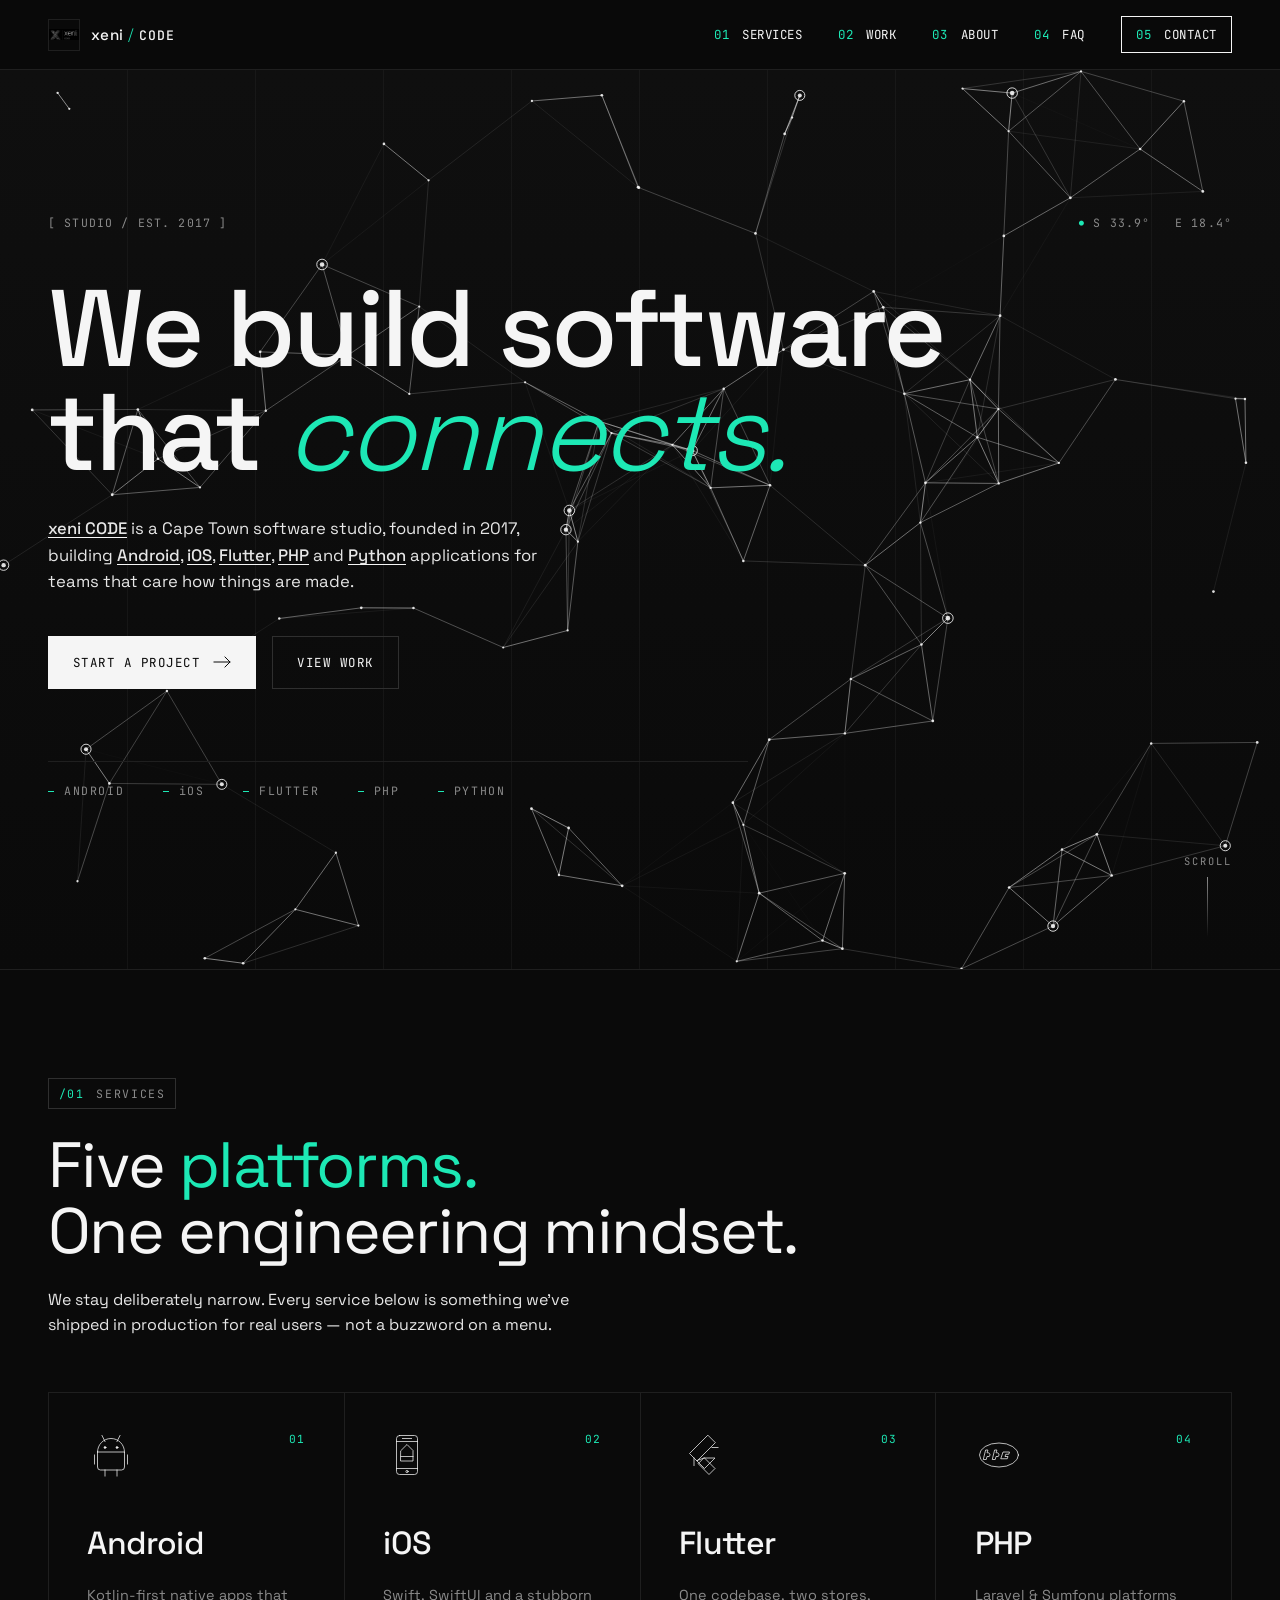
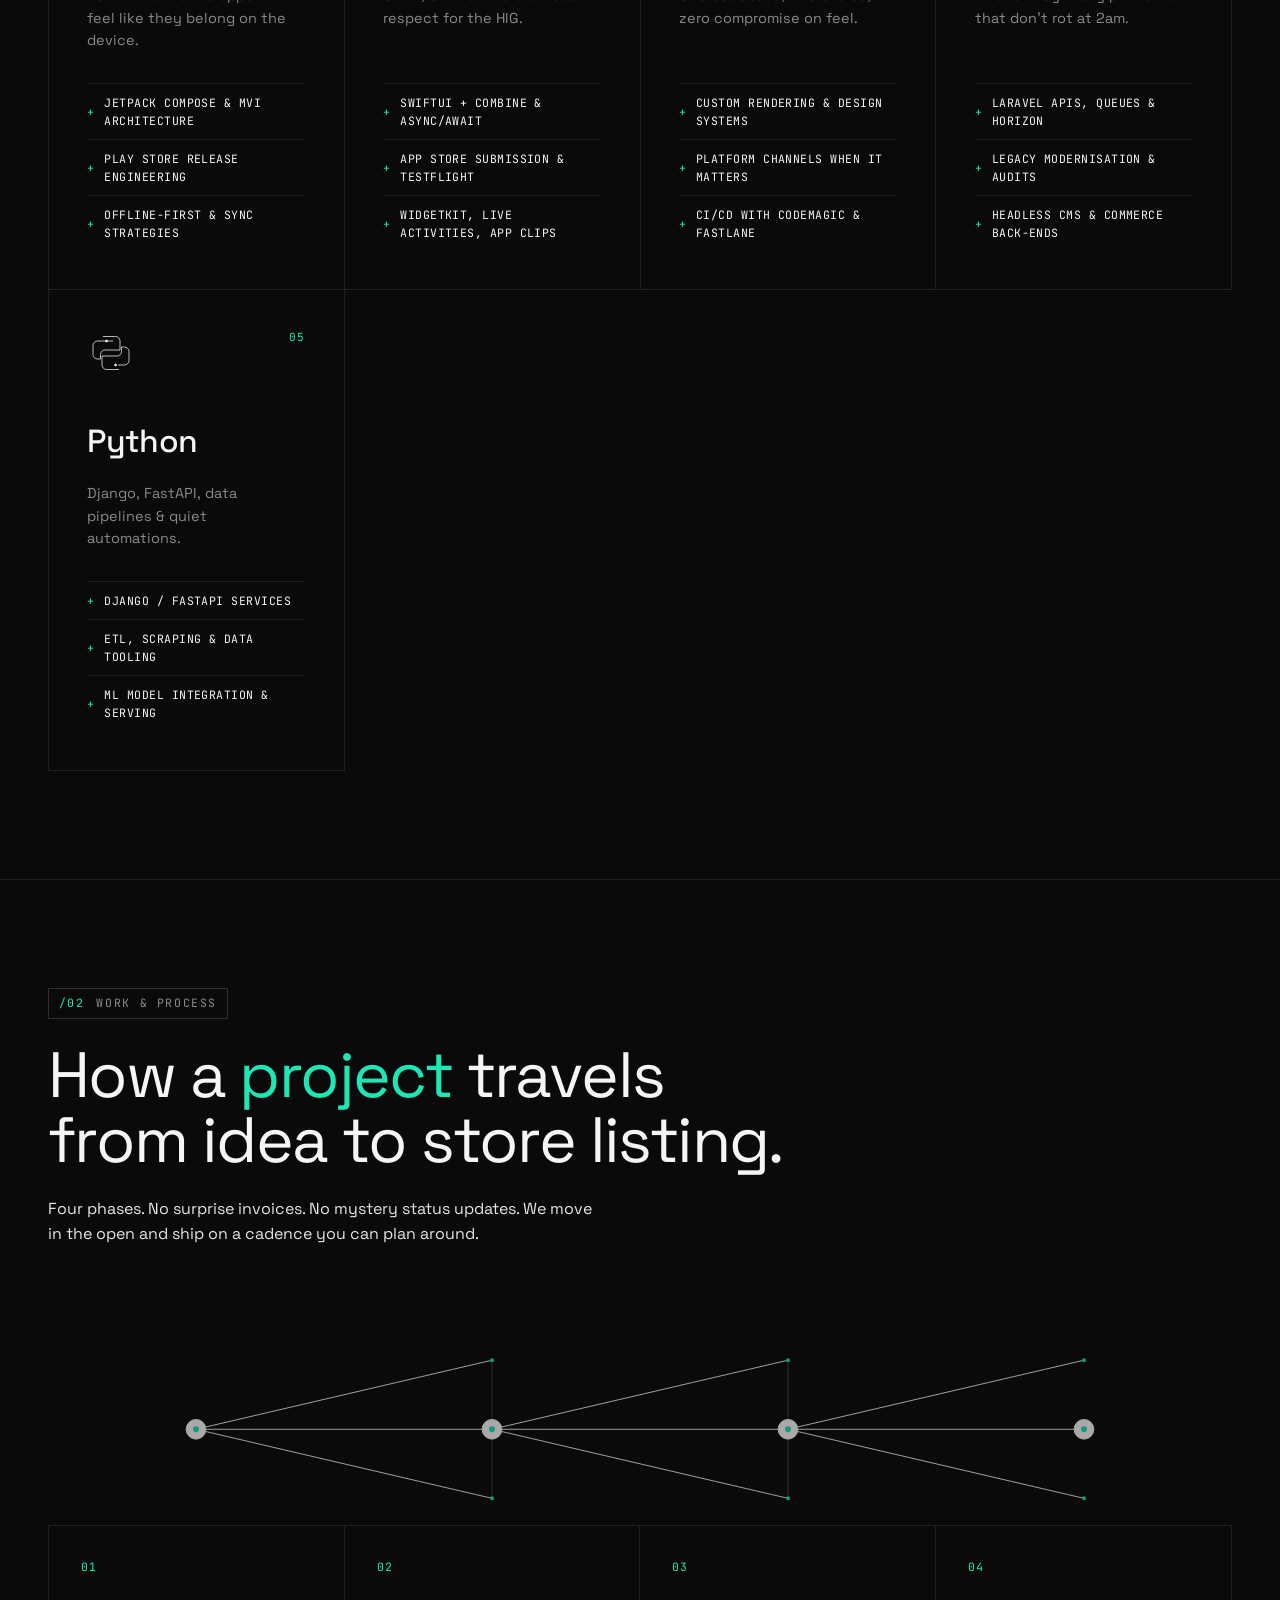
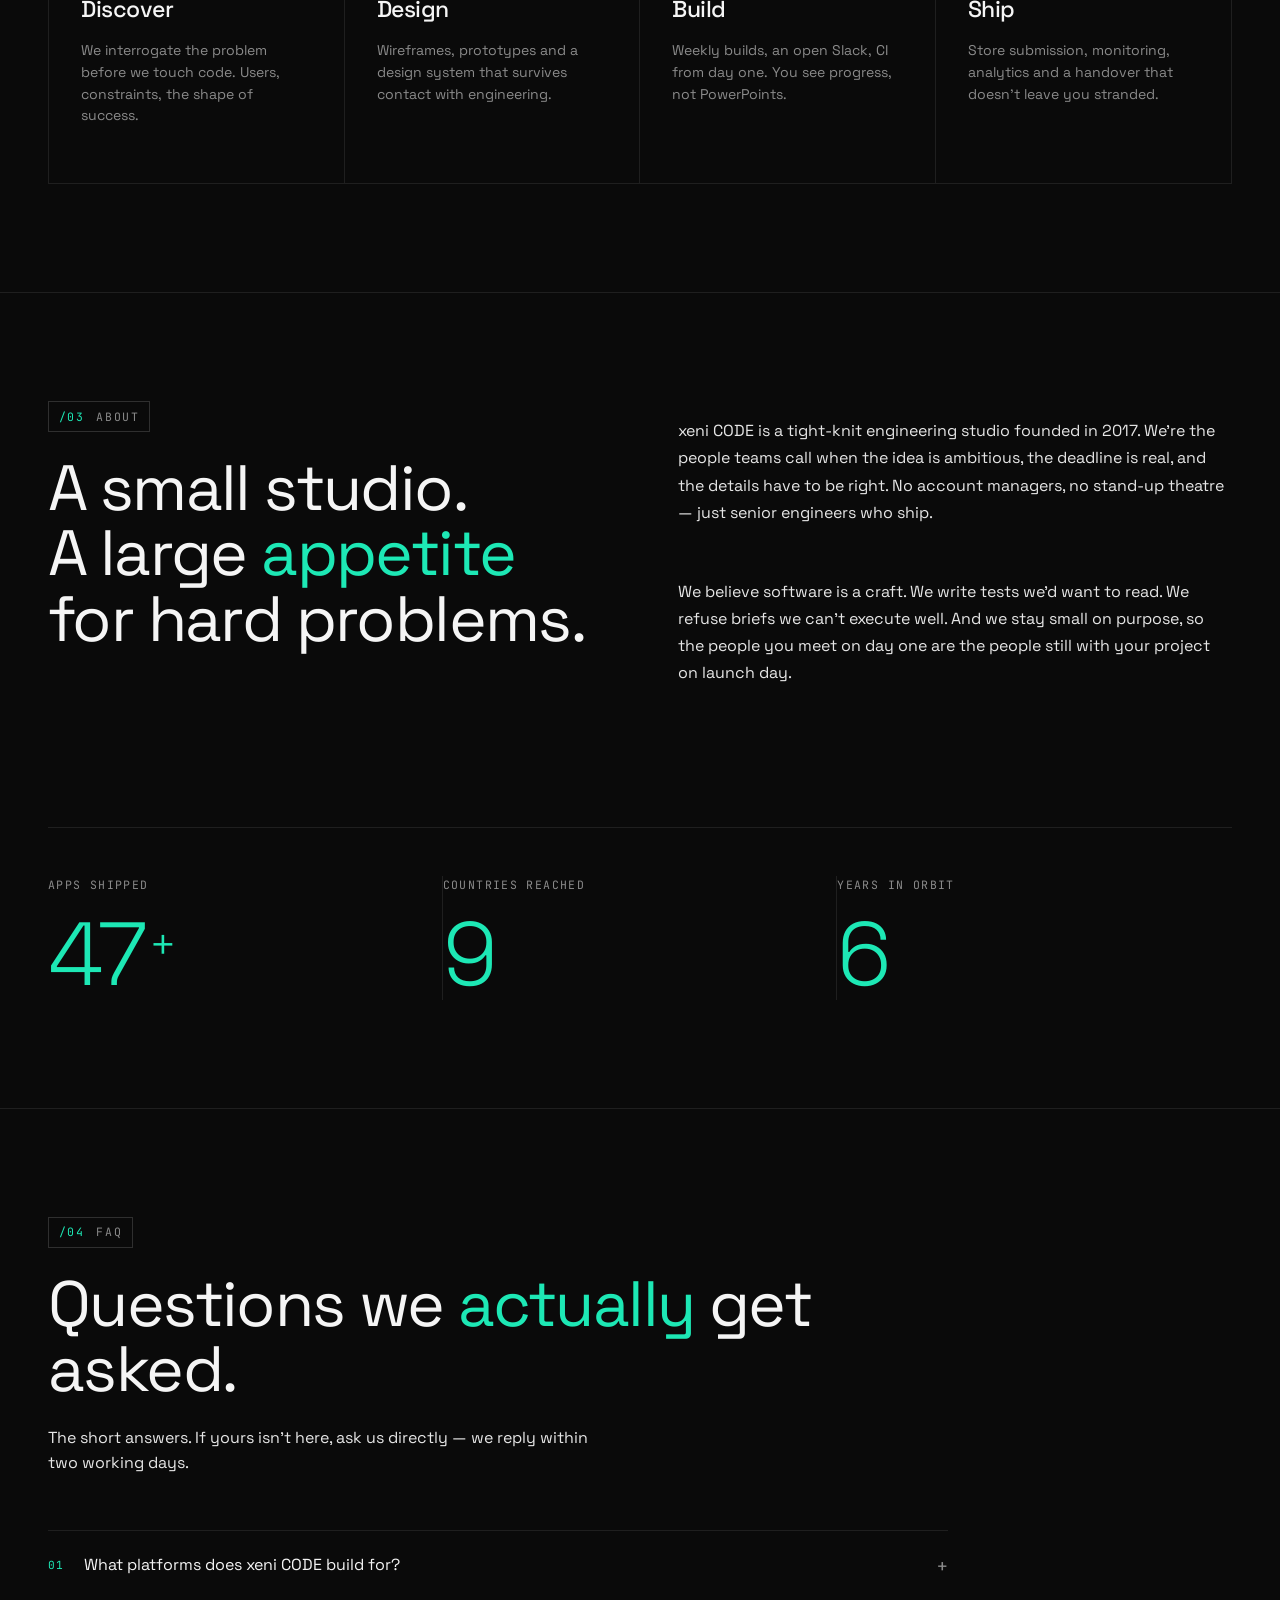
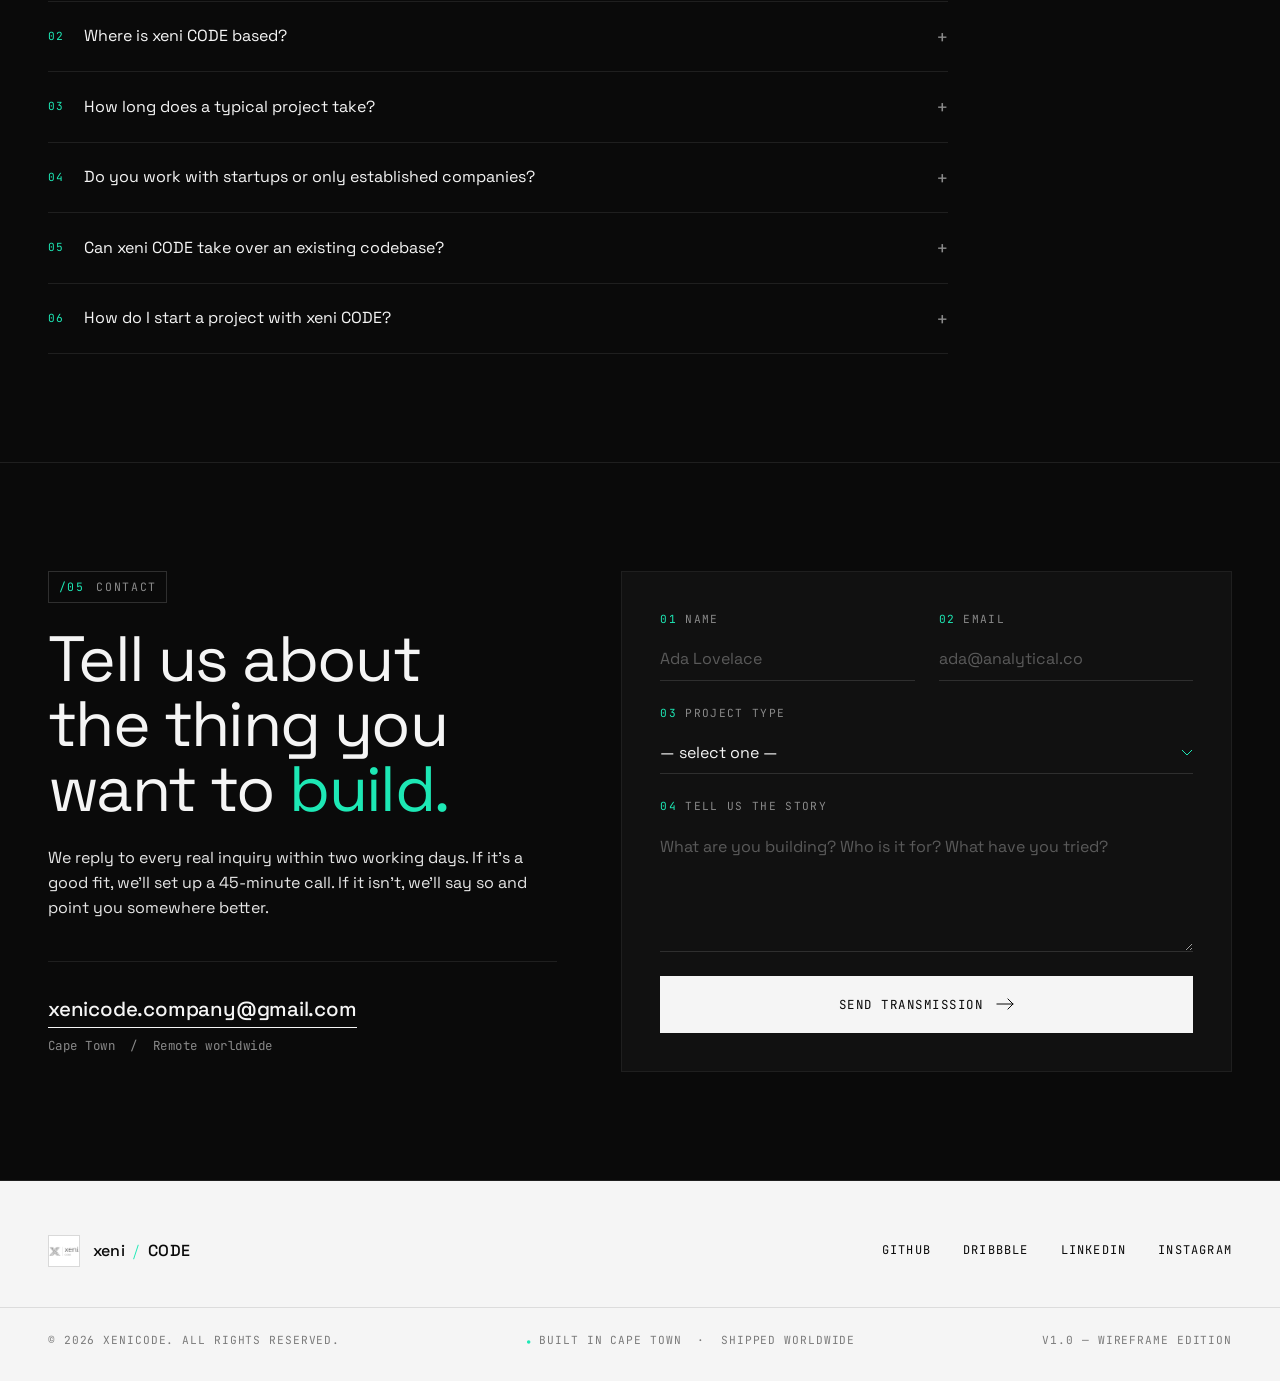
<file: index.html>
<!doctype html>
<html lang="en">
<head>
  <meta charset="utf-8" />
  <meta name="viewport" content="width=device-width, initial-scale=1" />

  <title>xeni CODE — Android, iOS, Flutter, PHP & Python Studio in Cape Town</title>
  <meta name="description" content="xeni CODE is a Cape Town software studio building Android, iOS, Flutter, PHP and Python applications. Senior engineers, shipped work, founded 2017." />
  <meta name="keywords" content="software studio Cape Town, Android development, iOS development, Flutter agency, Laravel developer, Django developer, mobile app development South Africa" />
  <meta name="author" content="xeni CODE" />
  <meta name="robots" content="index, follow, max-image-preview:large, max-snippet:-1" />
  <meta name="theme-color" content="#0a0a0a" />

  <link rel="canonical" href="https://xenicode.app/" />
  <link rel="icon" href="assets/logo-dark.png" />
  <link rel="apple-touch-icon" href="assets/logo-dark.png" />

  <!-- Open Graph -->
  <meta property="og:type" content="website" />
  <meta property="og:site_name" content="xeni CODE" />
  <meta property="og:url" content="https://xenicode.app/" />
  <meta property="og:title" content="xeni CODE — Android, iOS, Flutter, PHP & Python Studio" />
  <meta property="og:description" content="A Cape Town software studio shipping Android, iOS, Flutter, PHP and Python applications for teams that care how things are made." />
  <meta property="og:image" content="https://xenicode.app/assets/og-card.png" />
  <meta property="og:image:alt" content="xeni CODE — software studio" />
  <meta property="og:locale" content="en_ZA" />

  <!-- Twitter / X -->
  <meta name="twitter:card" content="summary_large_image" />
  <meta name="twitter:title" content="xeni CODE — Android, iOS, Flutter, PHP & Python Studio" />
  <meta name="twitter:description" content="Cape Town software studio. Senior engineers shipping Android, iOS, Flutter, PHP and Python applications." />
  <meta name="twitter:image" content="https://xenicode.app/assets/og-card.png" />

  <link rel="preconnect" href="https://fonts.googleapis.com" />
  <link rel="preconnect" href="https://fonts.gstatic.com" crossorigin />
  <link href="https://fonts.googleapis.com/css2?family=Space+Grotesk:wght@300;400;500;600;700&family=JetBrains+Mono:wght@300;400;500&display=swap" rel="stylesheet" />

  <link rel="stylesheet" href="styles.css" />

  <!-- Structured data: Organization / ProfessionalService -->
  <script type="application/ld+json">
  {
    "@context": "https://schema.org",
    "@type": "ProfessionalService",
    "name": "xeni CODE",
    "alternateName": "xenicode",
    "url": "https://xenicode.app/",
    "logo": "https://xenicode.app/assets/logo-dark.png",
    "image": "https://xenicode.app/assets/og-card.png",
    "description": "A Cape Town software studio building Android, iOS, Flutter, PHP and Python applications for teams that care how things are made.",
    "foundingDate": "2017",
    "dateModified": "2026-04-18",
    "email": "xenicode.company@gmail.com",
    "priceRange": "$$",
    "areaServed": "Worldwide",
    "knowsAbout": [
      "Android development",
      "iOS development",
      "Flutter development",
      "PHP development",
      "Laravel",
      "Symfony",
      "Python development",
      "Django",
      "FastAPI",
      "Mobile app development",
      "API design",
      "ETL pipelines"
    ],
    "address": {
      "@type": "PostalAddress",
      "addressLocality": "Cape Town",
      "addressCountry": "ZA"
    },
    "contactPoint": {
      "@type": "ContactPoint",
      "email": "xenicode.company@gmail.com",
      "contactType": "customer support",
      "availableLanguage": ["English"]
    },
    "makesOffer": [
      { "@type": "Offer", "itemOffered": { "@type": "Service", "name": "Android app development" } },
      { "@type": "Offer", "itemOffered": { "@type": "Service", "name": "iOS app development" } },
      { "@type": "Offer", "itemOffered": { "@type": "Service", "name": "Flutter cross-platform app development" } },
      { "@type": "Offer", "itemOffered": { "@type": "Service", "name": "PHP / Laravel back-end development" } },
      { "@type": "Offer", "itemOffered": { "@type": "Service", "name": "Python / Django back-end development" } }
    ]
  }
  </script>

  <!-- Structured data: WebSite -->
  <script type="application/ld+json">
  {
    "@context": "https://schema.org",
    "@type": "WebSite",
    "name": "xeni CODE",
    "url": "https://xenicode.app/",
    "inLanguage": "en"
  }
  </script>

  <!-- Structured data: FAQPage -->
  <script type="application/ld+json">
  {
    "@context": "https://schema.org",
    "@type": "FAQPage",
    "mainEntity": [
      {
        "@type": "Question",
        "name": "What platforms does xeni CODE build for?",
        "acceptedAnswer": {
          "@type": "Answer",
          "text": "xeni CODE builds native Android apps (Kotlin, Jetpack Compose), native iOS apps (Swift, SwiftUI), cross-platform Flutter apps, and PHP (Laravel, Symfony) and Python (Django, FastAPI) back-end services."
        }
      },
      {
        "@type": "Question",
        "name": "Where is xeni CODE based?",
        "acceptedAnswer": {
          "@type": "Answer",
          "text": "xeni CODE is a software studio based in Cape Town, South Africa. We work remotely with clients worldwide and have been shipping software since 2017."
        }
      },
      {
        "@type": "Question",
        "name": "How long does a typical project take?",
        "acceptedAnswer": {
          "@type": "Answer",
          "text": "Most engagements fall between 6 and 16 weeks from kick-off to store submission. We run in weekly build cadences so you always see progress, and we scope upfront to avoid surprise invoices."
        }
      },
      {
        "@type": "Question",
        "name": "Do you work with startups or only established companies?",
        "acceptedAnswer": {
          "@type": "Answer",
          "text": "Both. We work with funded startups shipping their first product and with established companies modernising legacy systems. The common thread is that the idea is ambitious and the details matter."
        }
      },
      {
        "@type": "Question",
        "name": "Can xeni CODE take over an existing codebase?",
        "acceptedAnswer": {
          "@type": "Answer",
          "text": "Yes. We regularly take over Android, iOS, Flutter, Laravel and Django codebases, starting with an engineering audit before agreeing to a rescue plan or rewrite."
        }
      },
      {
        "@type": "Question",
        "name": "How do I start a project with xeni CODE?",
        "acceptedAnswer": {
          "@type": "Answer",
          "text": "Email xenicode.company@gmail.com or use the contact form on xenicode.app. We reply to every real inquiry within two working days and, if it's a good fit, set up a 45-minute call."
        }
      }
    ]
  }
  </script>
</head>
<body>

  <a class="skip" href="#main">Skip to content</a>

  <!-- =================== NAV =================== -->
  <header class="nav" id="nav">
    <div class="nav__inner">
      <a href="#top" class="nav__brand" aria-label="xeni CODE — home">
        <img src="assets/logo-dark.png" alt="" class="nav__logo" width="32" height="32" />
        <span class="nav__wordmark">
          <span class="nav__wordmark-a">xeni</span>
          <span class="nav__wordmark-sep">/</span>
          <span class="nav__wordmark-b">CODE</span>
        </span>
      </a>

      <nav class="nav__links" aria-label="Primary">
        <a href="#services"><span class="nav__num">01</span> Services</a>
        <a href="#work"><span class="nav__num">02</span> Work</a>
        <a href="#about"><span class="nav__num">03</span> About</a>
        <a href="#faq"><span class="nav__num">04</span> FAQ</a>
        <a href="#contact" class="nav__cta"><span class="nav__num">05</span> Contact</a>
      </nav>

      <button class="nav__burger" aria-label="Open menu" aria-expanded="false" aria-controls="mobile-menu">
        <span></span><span></span><span></span>
      </button>
    </div>

    <div class="nav__mobile" id="mobile-menu" hidden>
      <a href="#services"><span class="nav__num">01</span> Services</a>
      <a href="#work"><span class="nav__num">02</span> Work</a>
      <a href="#about"><span class="nav__num">03</span> About</a>
      <a href="#faq"><span class="nav__num">04</span> FAQ</a>
      <a href="#contact"><span class="nav__num">05</span> Contact</a>
      <div class="nav__mobile-meta">
        <span>xenicode.company@gmail.com</span>
        <span>Cape Town / Remote</span>
      </div>
    </div>
  </header>

  <main id="main">

    <!-- =================== HERO =================== -->
    <section class="hero" id="top">
      <canvas class="hero__canvas" id="mesh" aria-hidden="true"></canvas>

      <div class="hero__grid" aria-hidden="true">
        <span></span><span></span><span></span><span></span><span></span>
        <span></span><span></span><span></span><span></span><span></span>
      </div>

      <div class="hero__inner">
        <div class="hero__meta">
          <span class="tag">[ studio / est. 2017 ]</span>
          <span class="tag tag--right">S 33.9° &nbsp; E 18.4°</span>
        </div>

        <h1 class="hero__title">
          <span class="hero__title-line">We build software</span>
          <span class="hero__title-line">that <em>connects.</em></span>
        </h1>

        <p class="hero__sub">
          <strong>xeni CODE</strong> is a Cape Town software studio, founded in 2017,
          building <strong>Android</strong>, <strong>iOS</strong>, <strong>Flutter</strong>,
          <strong>PHP</strong> and <strong>Python</strong> applications for teams that
          care how things are made.
        </p>

        <div class="hero__ctas">
          <a href="#contact" class="btn btn--primary">
            <span>Start a project</span>
            <svg width="18" height="12" viewBox="0 0 18 12" fill="none" aria-hidden="true">
              <path d="M1 6h16M12 1l5 5-5 5" stroke="currentColor" stroke-width="1" stroke-linecap="square" />
            </svg>
          </a>
          <a href="#work" class="btn btn--ghost">
            <span>View work</span>
          </a>
        </div>

        <div class="hero__stack" aria-label="Platforms">
          <span>ANDROID</span><span>iOS</span><span>FLUTTER</span><span>PHP</span><span>PYTHON</span>
        </div>
      </div>

      <div class="hero__scroll" aria-hidden="true">
        <span>SCROLL</span>
        <div class="hero__scroll-line"></div>
      </div>
    </section>

    <!-- =================== SERVICES =================== -->
    <section class="section services" id="services">
      <header class="section__head reveal">
        <div class="section__label">
          <span class="section__num">/01</span>
          <span>Services</span>
        </div>
        <h2 class="section__title">Five <span class="accent">platforms.</span><br />One engineering mindset.</h2>
        <p class="section__intro">
          We stay deliberately narrow. Every service below is something we've
          shipped in production for real users — not a buzzword on a menu.
        </p>
      </header>

      <div class="services__grid">

        <!-- Android -->
        <article class="card reveal" id="service-android" style="--d:0ms">
          <div class="card__head">
            <svg class="card__icon" viewBox="0 0 64 64" fill="none" stroke="currentColor" stroke-width="1" stroke-linecap="square" aria-hidden="true">
              <path d="M14 28h36v20a4 4 0 0 1-4 4H18a4 4 0 0 1-4-4V28z" />
              <path d="M14 28c0-10 8-18 18-18s18 8 18 18" />
              <line x1="20" y1="6" x2="24" y2="14" />
              <line x1="44" y1="6" x2="40" y2="14" />
              <circle cx="24" cy="22" r="1.2" fill="currentColor" />
              <circle cx="40" cy="22" r="1.2" fill="currentColor" />
              <line x1="10" y1="32" x2="10" y2="44" />
              <line x1="54" y1="32" x2="54" y2="44" />
              <line x1="24" y1="52" x2="24" y2="60" />
              <line x1="40" y1="52" x2="40" y2="60" />
            </svg>
            <span class="card__num">01</span>
          </div>
          <h3 class="card__title">Android</h3>
          <p class="card__tag">Kotlin-first native apps that feel like they belong on the device.</p>
          <ul class="card__list">
            <li>Jetpack Compose &amp; MVI architecture</li>
            <li>Play Store release engineering</li>
            <li>Offline-first &amp; sync strategies</li>
          </ul>
        </article>

        <!-- iOS -->
        <article class="card reveal" id="service-ios" style="--d:80ms">
          <div class="card__head">
            <svg class="card__icon" viewBox="0 0 64 64" fill="none" stroke="currentColor" stroke-width="1" stroke-linecap="square" aria-hidden="true">
              <rect x="18" y="6" width="28" height="52" rx="4" />
              <line x1="18" y1="14" x2="46" y2="14" />
              <line x1="18" y1="50" x2="46" y2="50" />
              <circle cx="32" cy="54" r="1.5" />
              <line x1="26" y1="10" x2="38" y2="10" />
              <path d="M24 26l8 -8 8 8v14h-16z" />
              <line x1="24" y1="34" x2="40" y2="34" />
            </svg>
            <span class="card__num">02</span>
          </div>
          <h3 class="card__title">iOS</h3>
          <p class="card__tag">Swift, SwiftUI and a stubborn respect for the HIG.</p>
          <ul class="card__list">
            <li>SwiftUI + Combine &amp; async/await</li>
            <li>App Store submission &amp; TestFlight</li>
            <li>WidgetKit, Live Activities, App Clips</li>
          </ul>
        </article>

        <!-- Flutter -->
        <article class="card reveal" id="service-flutter" style="--d:160ms">
          <div class="card__head">
            <svg class="card__icon" viewBox="0 0 64 64" fill="none" stroke="currentColor" stroke-width="1" stroke-linecap="square" aria-hidden="true">
              <path d="M38 6L14 30l10 10L48 16z" />
              <path d="M24 40l10 10 14 -14H34z" />
              <path d="M34 36L48 50l-8 8 -14 -14z" />
              <line x1="20" y1="36" x2="20" y2="46" />
              <line x1="44" y1="22" x2="52" y2="22" />
            </svg>
            <span class="card__num">03</span>
          </div>
          <h3 class="card__title">Flutter</h3>
          <p class="card__tag">One codebase, two stores, zero compromise on feel.</p>
          <ul class="card__list">
            <li>Custom rendering &amp; design systems</li>
            <li>Platform channels when it matters</li>
            <li>CI/CD with Codemagic &amp; Fastlane</li>
          </ul>
        </article>

        <!-- PHP -->
        <article class="card reveal" id="service-php" style="--d:240ms">
          <div class="card__head">
            <svg class="card__icon" viewBox="0 0 64 64" fill="none" stroke="currentColor" stroke-width="1" stroke-linecap="square" aria-hidden="true">
              <ellipse cx="32" cy="32" rx="26" ry="16" />
              <path d="M14 26l-3 12h4l1 -4h3l1 -2c0 -2 -1 -3 -3 -3h-1l1 -3z" />
              <path d="M26 26l-3 12h4l1 -4h3l1 -2c0 -2 -1 -3 -3 -3h-1l1 -3z" />
              <path d="M38 28h8l-1 3h-4l-1 3h4l-1 3h-8z" />
            </svg>
            <span class="card__num">04</span>
          </div>
          <h3 class="card__title">PHP</h3>
          <p class="card__tag">Laravel &amp; Symfony platforms that don't rot at 2am.</p>
          <ul class="card__list">
            <li>Laravel APIs, queues &amp; Horizon</li>
            <li>Legacy modernisation &amp; audits</li>
            <li>Headless CMS &amp; commerce back-ends</li>
          </ul>
        </article>

        <!-- Python -->
        <article class="card reveal" id="service-python" style="--d:320ms">
          <div class="card__head">
            <svg class="card__icon" viewBox="0 0 64 64" fill="none" stroke="currentColor" stroke-width="1" stroke-linecap="square" aria-hidden="true">
              <path d="M22 10h16a6 6 0 0 1 6 6v12H24a6 6 0 0 0 -6 6v6h-4a6 6 0 0 1 -6 -6v-12a6 6 0 0 1 6 -6h20" />
              <path d="M42 54H26a6 6 0 0 1 -6 -6V36h20a6 6 0 0 0 6 -6v-6h4a6 6 0 0 1 6 6v12a6 6 0 0 1 -6 6h-8" />
              <circle cx="26" cy="16" r="1.2" fill="currentColor" />
              <circle cx="38" cy="48" r="1.2" fill="currentColor" />
            </svg>
            <span class="card__num">05</span>
          </div>
          <h3 class="card__title">Python</h3>
          <p class="card__tag">Django, FastAPI, data pipelines &amp; quiet automations.</p>
          <ul class="card__list">
            <li>Django / FastAPI services</li>
            <li>ETL, scraping &amp; data tooling</li>
            <li>ML model integration &amp; serving</li>
          </ul>
        </article>

      </div>
    </section>

    <!-- =================== WORK / PROCESS =================== -->
    <section class="section process" id="work">
      <header class="section__head reveal">
        <div class="section__label">
          <span class="section__num">/02</span>
          <span>Work &amp; Process</span>
        </div>
        <h2 class="section__title">How a <span class="accent">project</span> travels<br />from idea to store listing.</h2>
        <p class="section__intro">
          Four phases. No surprise invoices. No mystery status updates.
          We move in the open and ship on a cadence you can plan around.
        </p>
      </header>

      <div class="process__wrap reveal">
        <svg class="process__diagram" viewBox="0 0 1200 260" preserveAspectRatio="xMidYMid meet" aria-hidden="true">
          <!-- connecting mesh lines -->
          <g stroke="currentColor" stroke-width="1" fill="none" stroke-linecap="square">
            <line x1="150" y1="130" x2="450" y2="130" />
            <line x1="450" y1="130" x2="750" y2="130" />
            <line x1="750" y1="130" x2="1050" y2="130" />
            <!-- triangulation -->
            <line x1="150" y1="130" x2="450" y2="60" />
            <line x1="450" y1="130" x2="750" y2="60" />
            <line x1="750" y1="130" x2="1050" y2="60" />
            <line x1="150" y1="130" x2="450" y2="200" />
            <line x1="450" y1="130" x2="750" y2="200" />
            <line x1="750" y1="130" x2="1050" y2="200" />
            <line x1="450" y1="60" x2="450" y2="200" opacity="0.25" />
            <line x1="750" y1="60" x2="750" y2="200" opacity="0.25" />
          </g>
          <!-- nodes -->
          <g fill="#fff" stroke="currentColor" stroke-width="1">
            <circle cx="150" cy="130" r="10" />
            <circle cx="450" cy="130" r="10" />
            <circle cx="750" cy="130" r="10" />
            <circle cx="1050" cy="130" r="10" />
          </g>
          <g fill="#1de8b5">
            <circle cx="150" cy="130" r="3" />
            <circle cx="450" cy="130" r="3" />
            <circle cx="750" cy="130" r="3" />
            <circle cx="1050" cy="130" r="3" />
            <circle cx="450" cy="60" r="2" />
            <circle cx="750" cy="60" r="2" />
            <circle cx="1050" cy="60" r="2" />
            <circle cx="450" cy="200" r="2" />
            <circle cx="750" cy="200" r="2" />
            <circle cx="1050" cy="200" r="2" />
          </g>
        </svg>

        <ol class="process__steps">
          <li class="process__step">
            <div class="process__num">01</div>
            <h3>Discover</h3>
            <p>We interrogate the problem before we touch code. Users, constraints, the shape of success.</p>
          </li>
          <li class="process__step">
            <div class="process__num">02</div>
            <h3>Design</h3>
            <p>Wireframes, prototypes and a design system that survives contact with engineering.</p>
          </li>
          <li class="process__step">
            <div class="process__num">03</div>
            <h3>Build</h3>
            <p>Weekly builds, an open Slack, CI from day one. You see progress, not PowerPoints.</p>
          </li>
          <li class="process__step">
            <div class="process__num">04</div>
            <h3>Ship</h3>
            <p>Store submission, monitoring, analytics and a handover that doesn't leave you stranded.</p>
          </li>
        </ol>
      </div>
    </section>

    <!-- =================== ABOUT =================== -->
    <section class="section about" id="about">
      <div class="about__grid">
        <header class="section__head reveal">
          <div class="section__label">
            <span class="section__num">/03</span>
            <span>About</span>
          </div>
          <h2 class="section__title">A small studio.<br />A large <span class="accent">appetite</span> for hard problems.</h2>
        </header>

        <div class="about__copy reveal">
          <p>
            xeni CODE is a tight-knit engineering studio founded in 2017. We're the
            people teams call when the idea is ambitious, the deadline is real, and
            the details have to be right. No account managers, no stand-up theatre —
            just senior engineers who ship.
          </p>
          <p>
            We believe software is a craft. We write tests we'd want to read. We
            refuse briefs we can't execute well. And we stay small on purpose, so
            the people you meet on day one are the people still with your project
            on launch day.
          </p>
        </div>

        <dl class="stats reveal">
          <div class="stat">
            <dt>Apps shipped</dt>
            <dd><span class="counter" data-target="58">58</span><span class="stat__plus">+</span></dd>
          </div>
          <div class="stat">
            <dt>Countries reached</dt>
            <dd><span class="counter" data-target="12">12</span></dd>
          </div>
          <div class="stat">
            <dt>Years in orbit</dt>
            <dd><span class="counter" data-target="8">8</span></dd>
          </div>
        </dl>
      </div>
    </section>

    <!-- =================== FAQ =================== -->
    <section class="section faq" id="faq">
      <header class="section__head reveal">
        <div class="section__label">
          <span class="section__num">/04</span>
          <span>FAQ</span>
        </div>
        <h2 class="section__title">Questions we <span class="accent">actually</span> get asked.</h2>
        <p class="section__intro">
          The short answers. If yours isn't here, ask us directly — we reply within two working days.
        </p>
      </header>

      <div class="faq__list reveal">
        <details class="faq__item">
          <summary>
            <span class="faq__q-num">01</span>
            <span class="faq__q-text">What platforms does xeni CODE build for?</span>
            <span class="faq__q-toggle" aria-hidden="true">+</span>
          </summary>
          <div class="faq__a">
            <p>
              xeni CODE builds native Android apps (Kotlin, Jetpack Compose), native iOS apps
              (Swift, SwiftUI), cross-platform Flutter apps, and PHP (Laravel, Symfony) and
              Python (Django, FastAPI) back-end services.
            </p>
          </div>
        </details>

        <details class="faq__item">
          <summary>
            <span class="faq__q-num">02</span>
            <span class="faq__q-text">Where is xeni CODE based?</span>
            <span class="faq__q-toggle" aria-hidden="true">+</span>
          </summary>
          <div class="faq__a">
            <p>
              xeni CODE is a software studio based in Cape Town, South Africa. We work
              remotely with clients worldwide and have been shipping software since 2017.
            </p>
          </div>
        </details>

        <details class="faq__item">
          <summary>
            <span class="faq__q-num">03</span>
            <span class="faq__q-text">How long does a typical project take?</span>
            <span class="faq__q-toggle" aria-hidden="true">+</span>
          </summary>
          <div class="faq__a">
            <p>
              Most engagements fall between 6 and 16 weeks from kick-off to store submission.
              We run in weekly build cadences so you always see progress, and we scope upfront
              to avoid surprise invoices.
            </p>
          </div>
        </details>

        <details class="faq__item">
          <summary>
            <span class="faq__q-num">04</span>
            <span class="faq__q-text">Do you work with startups or only established companies?</span>
            <span class="faq__q-toggle" aria-hidden="true">+</span>
          </summary>
          <div class="faq__a">
            <p>
              Both. We work with funded startups shipping their first product and with
              established companies modernising legacy systems. The common thread is that the
              idea is ambitious and the details matter.
            </p>
          </div>
        </details>

        <details class="faq__item">
          <summary>
            <span class="faq__q-num">05</span>
            <span class="faq__q-text">Can xeni CODE take over an existing codebase?</span>
            <span class="faq__q-toggle" aria-hidden="true">+</span>
          </summary>
          <div class="faq__a">
            <p>
              Yes. We regularly take over Android, iOS, Flutter, Laravel and Django codebases,
              starting with an engineering audit before agreeing to a rescue plan or rewrite.
            </p>
          </div>
        </details>

        <details class="faq__item">
          <summary>
            <span class="faq__q-num">06</span>
            <span class="faq__q-text">How do I start a project with xeni CODE?</span>
            <span class="faq__q-toggle" aria-hidden="true">+</span>
          </summary>
          <div class="faq__a">
            <p>
              Email <a href="mailto:xenicode.company@gmail.com">xenicode.company@gmail.com</a>
              or use the contact form below. We reply to every real inquiry within two working
              days and, if it's a good fit, set up a 45-minute call.
            </p>
          </div>
        </details>
      </div>
    </section>

    <!-- =================== CONTACT =================== -->
    <section class="section contact" id="contact">
      <div class="contact__grid">
        <header class="section__head reveal">
          <div class="section__label">
            <span class="section__num">/05</span>
            <span>Contact</span>
          </div>
          <h2 class="section__title">Tell us about<br />the thing you want to <span class="accent">build.</span></h2>
          <p class="section__intro">
            We reply to every real inquiry within two working days. If it's a
            good fit, we'll set up a 45-minute call. If it isn't, we'll say so
            and point you somewhere better.
          </p>

          <div class="contact__meta">
            <a href="mailto:xenicode.company@gmail.com" class="contact__mail">xenicode.company@gmail.com</a>
            <span>Cape Town &nbsp;/&nbsp; Remote worldwide</span>
          </div>
        </header>

        <!--
          CONTACT FORM — submission delivery
          ----------------------------------
          This is a static GitHub Pages site (no backend), so we relay
          submissions through Web3Forms (https://web3forms.com).

          How it works:
            1. The submit handler in script.js POSTs the form fields as
               JSON to https://api.web3forms.com/submit, including the
               public access_key tied to xenicode.company@gmail.com.
            2. Web3Forms forwards the message to that inbox. The visitor's
               address is set as Reply-To, so hitting reply just works.
            3. On success we reveal #form-success; on failure #form-error.

          Notes:
            - The access_key is intentionally public — it only authorises
              delivery to the inbox it was issued for, not account access.
            - The hidden `botcheck` checkbox below is a honeypot: real users
              never see it, bots tick everything, and filled submissions are
              dropped client-side before the request goes out.
            - Free tier is 250 submissions/month. Manage the key at
              https://web3forms.com/dashboard if it ever needs rotating.
            - Dashboard login: sign in at https://web3forms.com/login
              using "Continue with Google" and pick xenicode.company@gmail.com
              (the same Google account the access key is bound to).
        -->
        <form class="form reveal" id="contact-form" novalidate>
          <input type="checkbox" name="botcheck" tabindex="-1" autocomplete="off" style="position:absolute;left:-9999px;" aria-hidden="true" />
          <div class="form__row">
            <label class="field">
              <span class="field__label"><span class="field__num">01</span> Name</span>
              <input type="text" name="name" required autocomplete="name" placeholder="Ada Lovelace" />
            </label>
            <label class="field">
              <span class="field__label"><span class="field__num">02</span> Email</span>
              <input type="email" name="email" required autocomplete="email" placeholder="ada@analytical.co" />
            </label>
          </div>

          <label class="field">
            <span class="field__label"><span class="field__num">03</span> Project type</span>
            <div class="select">
              <select name="type" required>
                <option value="">— select one —</option>
                <option>Android app</option>
                <option>iOS app</option>
                <option>Flutter (cross-platform)</option>
                <option>PHP / Laravel back-end</option>
                <option>Python / Django back-end</option>
                <option>Something else</option>
              </select>
              <svg viewBox="0 0 12 8" aria-hidden="true"><path d="M1 1l5 5 5-5" stroke="currentColor" fill="none" stroke-width="1" /></svg>
            </div>
          </label>

          <label class="field">
            <span class="field__label"><span class="field__num">04</span> Tell us the story</span>
            <textarea name="message" rows="5" required placeholder="What are you building? Who is it for? What have you tried?"></textarea>
          </label>

          <button class="btn btn--primary btn--block" type="submit">
            <span>Send transmission</span>
            <svg width="18" height="12" viewBox="0 0 18 12" fill="none" aria-hidden="true">
              <path d="M1 6h16M12 1l5 5-5 5" stroke="currentColor" stroke-width="1" stroke-linecap="square" />
            </svg>
          </button>

          <p class="form__success" id="form-success" hidden>
            <span class="form__success-tick" aria-hidden="true">
              <svg viewBox="0 0 20 20" fill="none"><path d="M3 10l5 5 9-12" stroke="currentColor" stroke-width="1.5" stroke-linecap="square"/></svg>
            </span>
            Transmission received. We'll be in touch.
          </p>

          <p class="form__success form__error" id="form-error" hidden>
            <span class="form__success-tick form__error-mark" aria-hidden="true">
              <svg viewBox="0 0 20 20" fill="none"><path d="M5 5l10 10M15 5L5 15" stroke="currentColor" stroke-width="1.5" stroke-linecap="square"/></svg>
            </span>
            Transmission failed. Please email xenicode.company@gmail.com directly.
          </p>
        </form>
      </div>
    </section>

  </main>

  <!-- =================== FOOTER =================== -->
  <footer class="footer">
    <div class="footer__top">
      <a href="#top" class="footer__brand" aria-label="xeni CODE home">
        <img src="assets/logo-light.png" alt="" class="footer__logo" width="32" height="32" />
        <span class="footer__wordmark">xeni <em>/</em> CODE</span>
      </a>
      <nav class="footer__links" aria-label="Social">
        <a href="#" aria-label="GitHub">GitHub</a>
        <a href="#" aria-label="Dribbble">Dribbble</a>
        <a href="#" aria-label="LinkedIn">LinkedIn</a>
        <a href="#" aria-label="Instagram">Instagram</a>
      </nav>
    </div>

    <div class="footer__bottom">
      <span>&copy; <span id="year">2026</span> XENICODE. All rights reserved.</span>
      <span class="footer__mono">BUILT IN CAPE TOWN &nbsp;·&nbsp; SHIPPED WORLDWIDE</span>
      <span>v1.0 — wireframe edition</span>
    </div>
  </footer>

  <script src="script.js"></script>
</body>
</html>
</file>
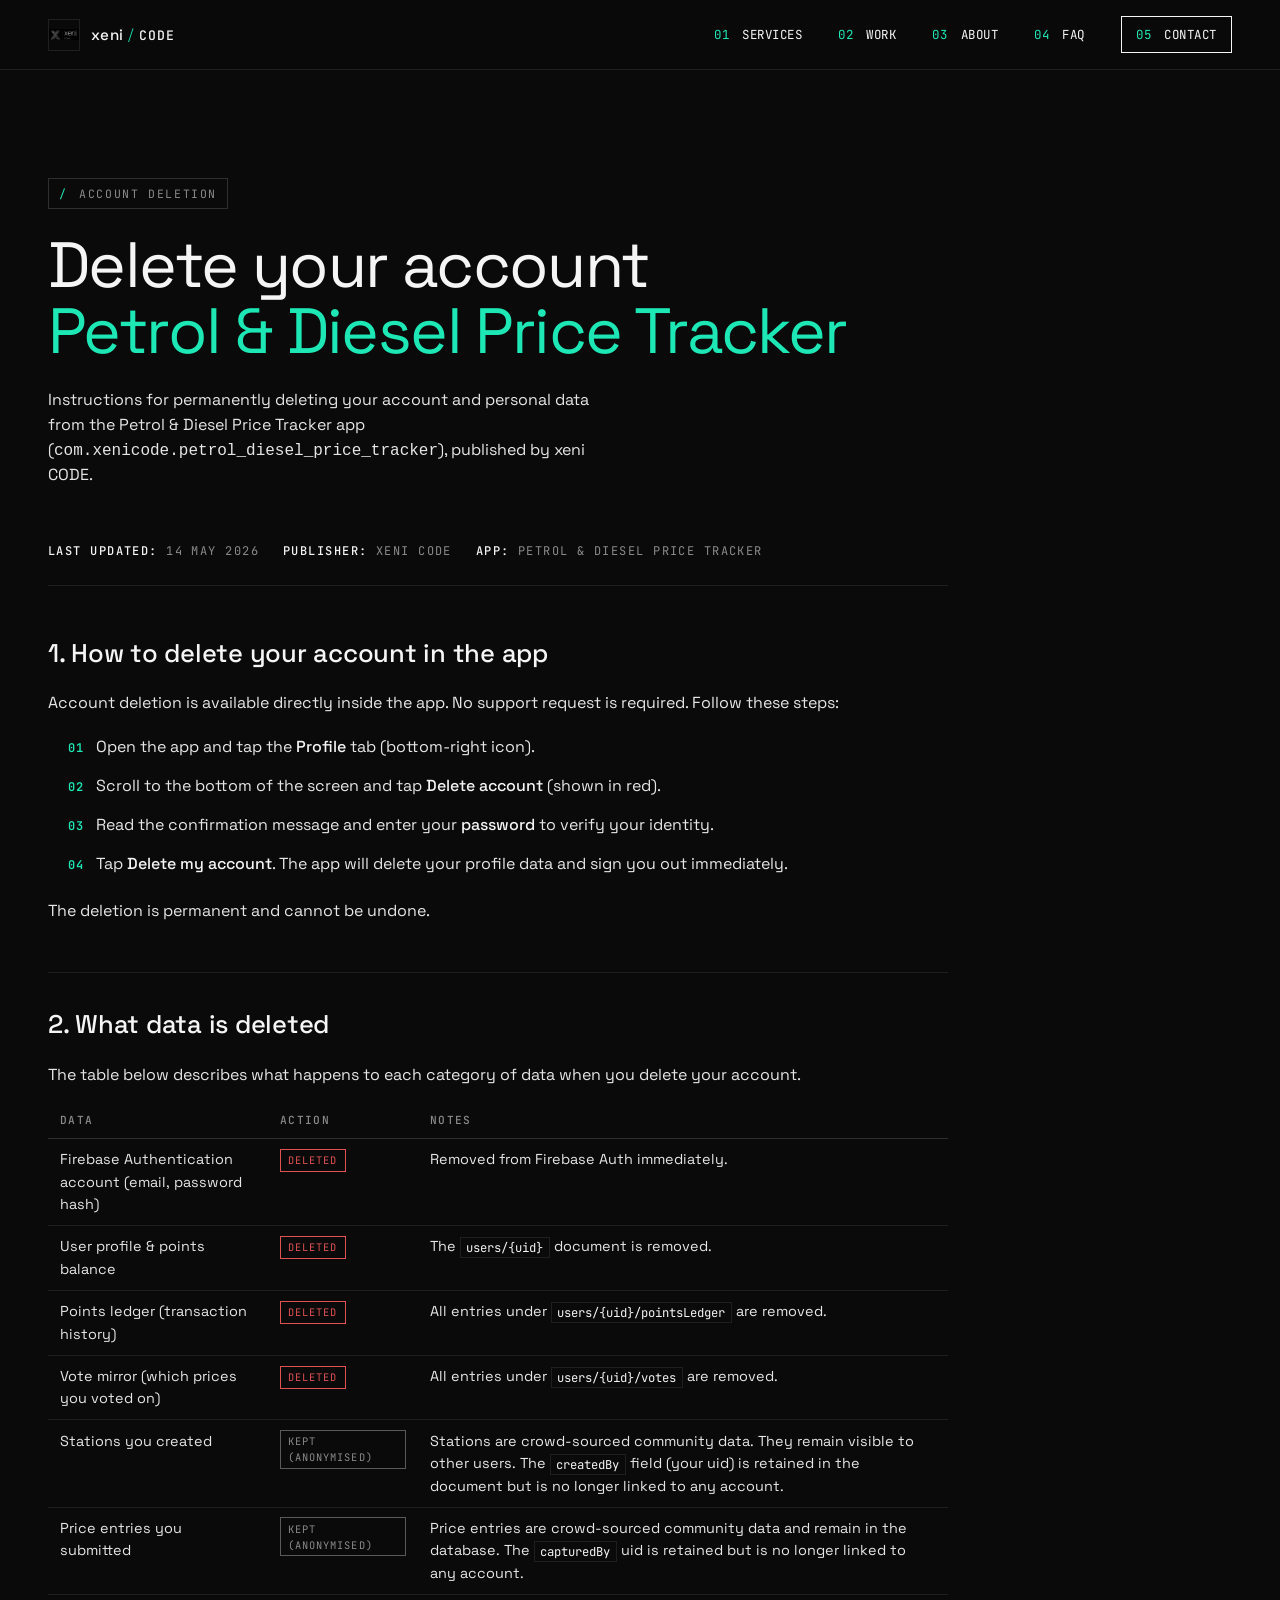
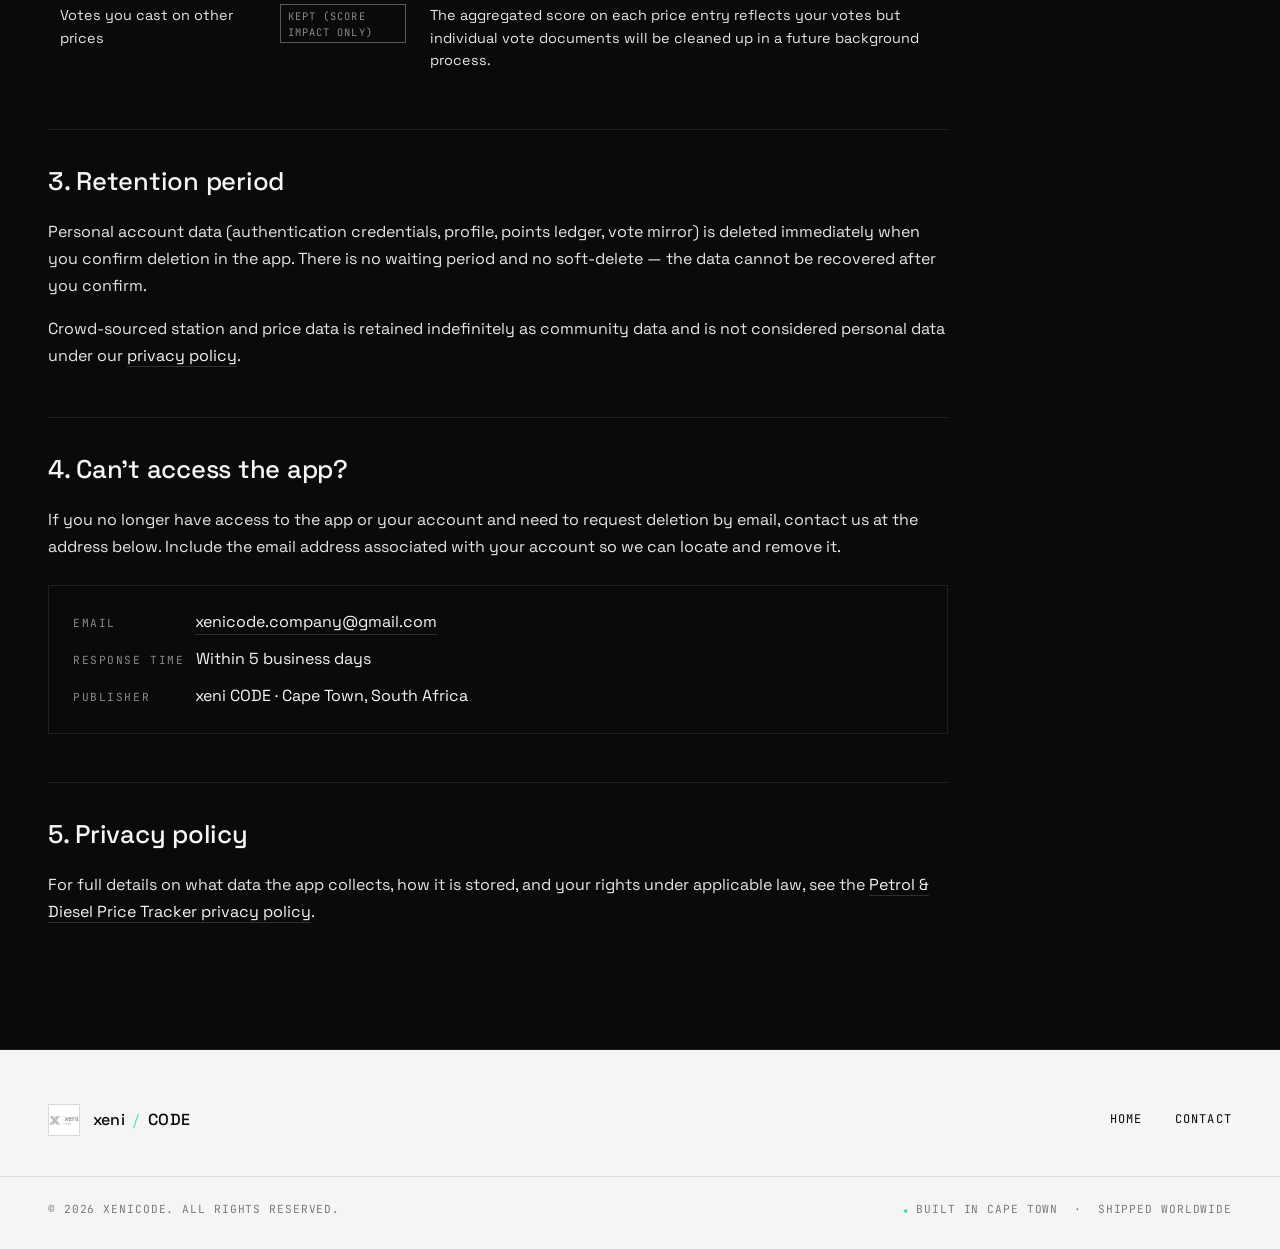
<file: delete-account-petrol-diesel-price-tracker.html>
<!doctype html>
<html lang="en">
<head>
  <meta charset="utf-8" />
  <meta name="viewport" content="width=device-width, initial-scale=1" />

  <title>Delete Account — Petrol &amp; Diesel Price Tracker | xeni CODE</title>
  <meta name="description" content="How to delete your Petrol &amp; Diesel Price Tracker account and associated personal data." />
  <meta name="robots" content="index, follow" />
  <meta name="theme-color" content="#0a0a0a" />

  <link rel="canonical" href="https://xenicode.app/delete-account-petrol-diesel-price-tracker.html" />
  <link rel="icon" href="assets/logo-dark.png" />
  <link rel="apple-touch-icon" href="assets/logo-dark.png" />

  <link rel="preconnect" href="https://fonts.googleapis.com" />
  <link rel="preconnect" href="https://fonts.gstatic.com" crossorigin />
  <link href="https://fonts.googleapis.com/css2?family=Space+Grotesk:wght@300;400;500;600;700&family=JetBrains+Mono:wght@300;400;500&display=swap" rel="stylesheet" />

  <link rel="stylesheet" href="styles.css" />

  <style>
    .doc { max-width: 900px; }
    .doc h2 {
      font-family: var(--font-sans);
      font-weight: 500;
      font-size: clamp(1.25rem, 2.2vw, 1.6rem);
      letter-spacing: -0.01em;
      margin: 3rem 0 1rem;
      padding-top: 2rem;
      border-top: var(--hairline) solid var(--rule);
    }
    .doc h2:first-of-type { border-top: 0; padding-top: 0; margin-top: 0; }
    .doc h3 {
      font-family: var(--font-mono);
      font-weight: 500;
      font-size: .8rem;
      text-transform: uppercase;
      letter-spacing: .14em;
      color: var(--muted);
      margin: 2rem 0 .75rem;
    }
    .doc p, .doc li {
      font-size: 1rem;
      line-height: 1.7;
      color: var(--ink-2);
    }
    .doc p { margin: 0 0 1rem; }
    .doc ul, .doc ol { padding: 0 0 0 1.25rem; margin: 0 0 1.25rem; }
    .doc ul { list-style: none; padding: 0; }
    .doc ul li {
      position: relative;
      padding-left: 1.25rem;
      margin-bottom: .5rem;
    }
    .doc ul li::before {
      content: "—";
      position: absolute;
      left: 0;
      color: var(--muted-2);
    }
    .doc ol li { margin-bottom: .75rem; }
    .doc strong { color: var(--ink); font-weight: 500; }
    .doc a {
      color: var(--ink);
      border-bottom: var(--hairline) solid var(--rule-strong);
      transition: border-color .25s var(--ease);
    }
    .doc a:hover { border-color: var(--accent); }
    .doc code {
      font-family: var(--font-mono);
      font-size: .85em;
      padding: .1rem .35rem;
      border: var(--hairline) solid var(--rule);
      color: var(--ink);
    }
    .doc__meta {
      display: flex;
      flex-wrap: wrap;
      gap: 1.5rem;
      margin-bottom: 3rem;
      padding-bottom: 1.5rem;
      border-bottom: var(--hairline) solid var(--rule);
      font-family: var(--font-mono);
      font-size: .75rem;
      text-transform: uppercase;
      letter-spacing: .12em;
      color: var(--muted);
    }
    .doc__meta span strong { color: var(--ink); font-weight: 500; }
    .contact-card {
      margin: 1.5rem 0 2rem;
      padding: 1.5rem;
      border: var(--hairline) solid var(--rule);
      display: grid;
      gap: .75rem;
    }
    .contact-card__row {
      display: flex;
      flex-wrap: wrap;
      gap: .75rem;
      align-items: baseline;
    }
    .contact-card__label {
      font-family: var(--font-mono);
      font-size: .7rem;
      text-transform: uppercase;
      letter-spacing: .14em;
      color: var(--muted);
      min-width: 110px;
    }
    .step-num {
      display: inline-block;
      font-family: var(--font-mono);
      font-size: .75rem;
      font-weight: 600;
      letter-spacing: .08em;
      color: var(--accent);
      margin-right: .5rem;
    }
    .data-table {
      width: 100%;
      border-collapse: collapse;
      margin: 1rem 0 1.5rem;
      font-size: .9rem;
    }
    .data-table th {
      font-family: var(--font-mono);
      font-size: .7rem;
      text-transform: uppercase;
      letter-spacing: .12em;
      color: var(--muted);
      text-align: left;
      padding: .5rem .75rem;
      border-bottom: var(--hairline) solid var(--rule-strong);
      font-weight: 500;
    }
    .data-table td {
      padding: .6rem .75rem;
      border-bottom: var(--hairline) solid var(--rule);
      color: var(--ink-2);
      vertical-align: top;
    }
    .data-table tr:last-child td { border-bottom: 0; }
    .badge {
      display: inline-block;
      font-family: var(--font-mono);
      font-size: .65rem;
      text-transform: uppercase;
      letter-spacing: .1em;
      padding: .15rem .45rem;
      border: var(--hairline) solid;
    }
    .badge--deleted { border-color: #e05252; color: #e05252; }
    .badge--kept    { border-color: var(--muted-2); color: var(--muted); }
  </style>
</head>
<body>

  <a class="skip" href="#main">Skip to content</a>

  <!-- =================== NAV =================== -->
  <header class="nav" id="nav">
    <div class="nav__inner">
      <a href="index.html#top" class="nav__brand" aria-label="xeni CODE — home">
        <img src="assets/logo-dark.png" alt="" class="nav__logo" width="32" height="32" />
        <span class="nav__wordmark">
          <span class="nav__wordmark-a">xeni</span>
          <span class="nav__wordmark-sep">/</span>
          <span class="nav__wordmark-b">CODE</span>
        </span>
      </a>

      <nav class="nav__links" aria-label="Primary">
        <a href="index.html#services"><span class="nav__num">01</span> Services</a>
        <a href="index.html#work"><span class="nav__num">02</span> Work</a>
        <a href="index.html#about"><span class="nav__num">03</span> About</a>
        <a href="index.html#faq"><span class="nav__num">04</span> FAQ</a>
        <a href="index.html#contact" class="nav__cta"><span class="nav__num">05</span> Contact</a>
      </nav>
    </div>
  </header>

  <main id="main">

    <section class="section" id="top">
      <header class="section__head">
        <div class="section__label">
          <span class="section__num">/</span>
          <span>Account deletion</span>
        </div>
        <h1 class="section__title">Delete your account <br /><span class="accent">Petrol &amp; Diesel Price Tracker</span></h1>
        <p class="section__intro">
          Instructions for permanently deleting your account and personal data
          from the Petrol &amp; Diesel Price Tracker app
          (<code>com.xenicode.petrol_diesel_price_tracker</code>), published by xeni CODE.
        </p>
      </header>

      <div class="doc">

        <div class="doc__meta">
          <span><strong>Last updated:</strong> 14 May 2026</span>
          <span><strong>Publisher:</strong> xeni CODE</span>
          <span><strong>App:</strong> Petrol &amp; Diesel Price Tracker</span>
        </div>

        <h2>1. How to delete your account in the app</h2>
        <p>
          Account deletion is available directly inside the app. No support
          request is required. Follow these steps:
        </p>
        <ol>
          <li>
            <span class="step-num">01</span>
            Open the app and tap the <strong>Profile</strong> tab
            (bottom-right icon).
          </li>
          <li>
            <span class="step-num">02</span>
            Scroll to the bottom of the screen and tap
            <strong>Delete account</strong> (shown in red).
          </li>
          <li>
            <span class="step-num">03</span>
            Read the confirmation message and enter your
            <strong>password</strong> to verify your identity.
          </li>
          <li>
            <span class="step-num">04</span>
            Tap <strong>Delete my account</strong>. The app will delete your
            profile data and sign you out immediately.
          </li>
        </ol>
        <p>
          The deletion is permanent and cannot be undone.
        </p>

        <h2>2. What data is deleted</h2>
        <p>
          The table below describes what happens to each category of data
          when you delete your account.
        </p>

        <table class="data-table">
          <thead>
            <tr>
              <th>Data</th>
              <th>Action</th>
              <th>Notes</th>
            </tr>
          </thead>
          <tbody>
            <tr>
              <td>Firebase Authentication account (email, password hash)</td>
              <td><span class="badge badge--deleted">Deleted</span></td>
              <td>Removed from Firebase Auth immediately.</td>
            </tr>
            <tr>
              <td>User profile &amp; points balance</td>
              <td><span class="badge badge--deleted">Deleted</span></td>
              <td>The <code>users/{uid}</code> document is removed.</td>
            </tr>
            <tr>
              <td>Points ledger (transaction history)</td>
              <td><span class="badge badge--deleted">Deleted</span></td>
              <td>All entries under <code>users/{uid}/pointsLedger</code> are removed.</td>
            </tr>
            <tr>
              <td>Vote mirror (which prices you voted on)</td>
              <td><span class="badge badge--deleted">Deleted</span></td>
              <td>All entries under <code>users/{uid}/votes</code> are removed.</td>
            </tr>
            <tr>
              <td>Stations you created</td>
              <td><span class="badge badge--kept">Kept (anonymised)</span></td>
              <td>
                Stations are crowd-sourced community data. They remain visible
                to other users. The <code>createdBy</code> field (your uid) is
                retained in the document but is no longer linked to any account.
              </td>
            </tr>
            <tr>
              <td>Price entries you submitted</td>
              <td><span class="badge badge--kept">Kept (anonymised)</span></td>
              <td>
                Price entries are crowd-sourced community data and remain in
                the database. The <code>capturedBy</code> uid is retained but
                is no longer linked to any account.
              </td>
            </tr>
            <tr>
              <td>Votes you cast on other prices</td>
              <td><span class="badge badge--kept">Kept (score impact only)</span></td>
              <td>
                The aggregated score on each price entry reflects your votes but
                individual vote documents will be cleaned up in a future
                background process.
              </td>
            </tr>
          </tbody>
        </table>

        <h2>3. Retention period</h2>
        <p>
          Personal account data (authentication credentials, profile, points
          ledger, vote mirror) is deleted immediately when you confirm
          deletion in the app. There is no waiting period and no soft-delete —
          the data cannot be recovered after you confirm.
        </p>
        <p>
          Crowd-sourced station and price data is retained indefinitely as
          community data and is not considered personal data under our
          <a href="privacy-petrol-diesel-price-tracker.html">privacy policy</a>.
        </p>

        <h2>4. Can't access the app?</h2>
        <p>
          If you no longer have access to the app or your account and need
          to request deletion by email, contact us at the address below.
          Include the email address associated with your account so we can
          locate and remove it.
        </p>

        <div class="contact-card">
          <div class="contact-card__row">
            <span class="contact-card__label">Email</span>
            <a href="mailto:xenicode.company@gmail.com">xenicode.company@gmail.com</a>
          </div>
          <div class="contact-card__row">
            <span class="contact-card__label">Response time</span>
            <span>Within 5 business days</span>
          </div>
          <div class="contact-card__row">
            <span class="contact-card__label">Publisher</span>
            <span>xeni CODE &middot; Cape Town, South Africa</span>
          </div>
        </div>

        <h2>5. Privacy policy</h2>
        <p>
          For full details on what data the app collects, how it is stored,
          and your rights under applicable law, see the
          <a href="privacy-petrol-diesel-price-tracker.html">Petrol &amp; Diesel Price Tracker privacy policy</a>.
        </p>

      </div>
    </section>

  </main>

  <!-- =================== FOOTER =================== -->
  <footer class="footer">
    <div class="footer__top">
      <a href="index.html#top" class="footer__brand" aria-label="xeni CODE home">
        <img src="assets/logo-light.png" alt="" class="footer__logo" width="32" height="32" />
        <span class="footer__wordmark">xeni <em>/</em> CODE</span>
      </a>
      <nav class="footer__links" aria-label="Site">
        <a href="index.html#top">Home</a>
        <a href="index.html#contact">Contact</a>
      </nav>
    </div>

    <div class="footer__bottom">
      <span>&copy; <span id="year">2026</span> XENICODE. All rights reserved.</span>
      <span class="footer__mono">BUILT IN CAPE TOWN &nbsp;&middot;&nbsp; SHIPPED WORLDWIDE</span>
    </div>
  </footer>

  <script>
    document.getElementById("year").textContent = new Date().getFullYear();
  </script>
</body>
</html>
</file>
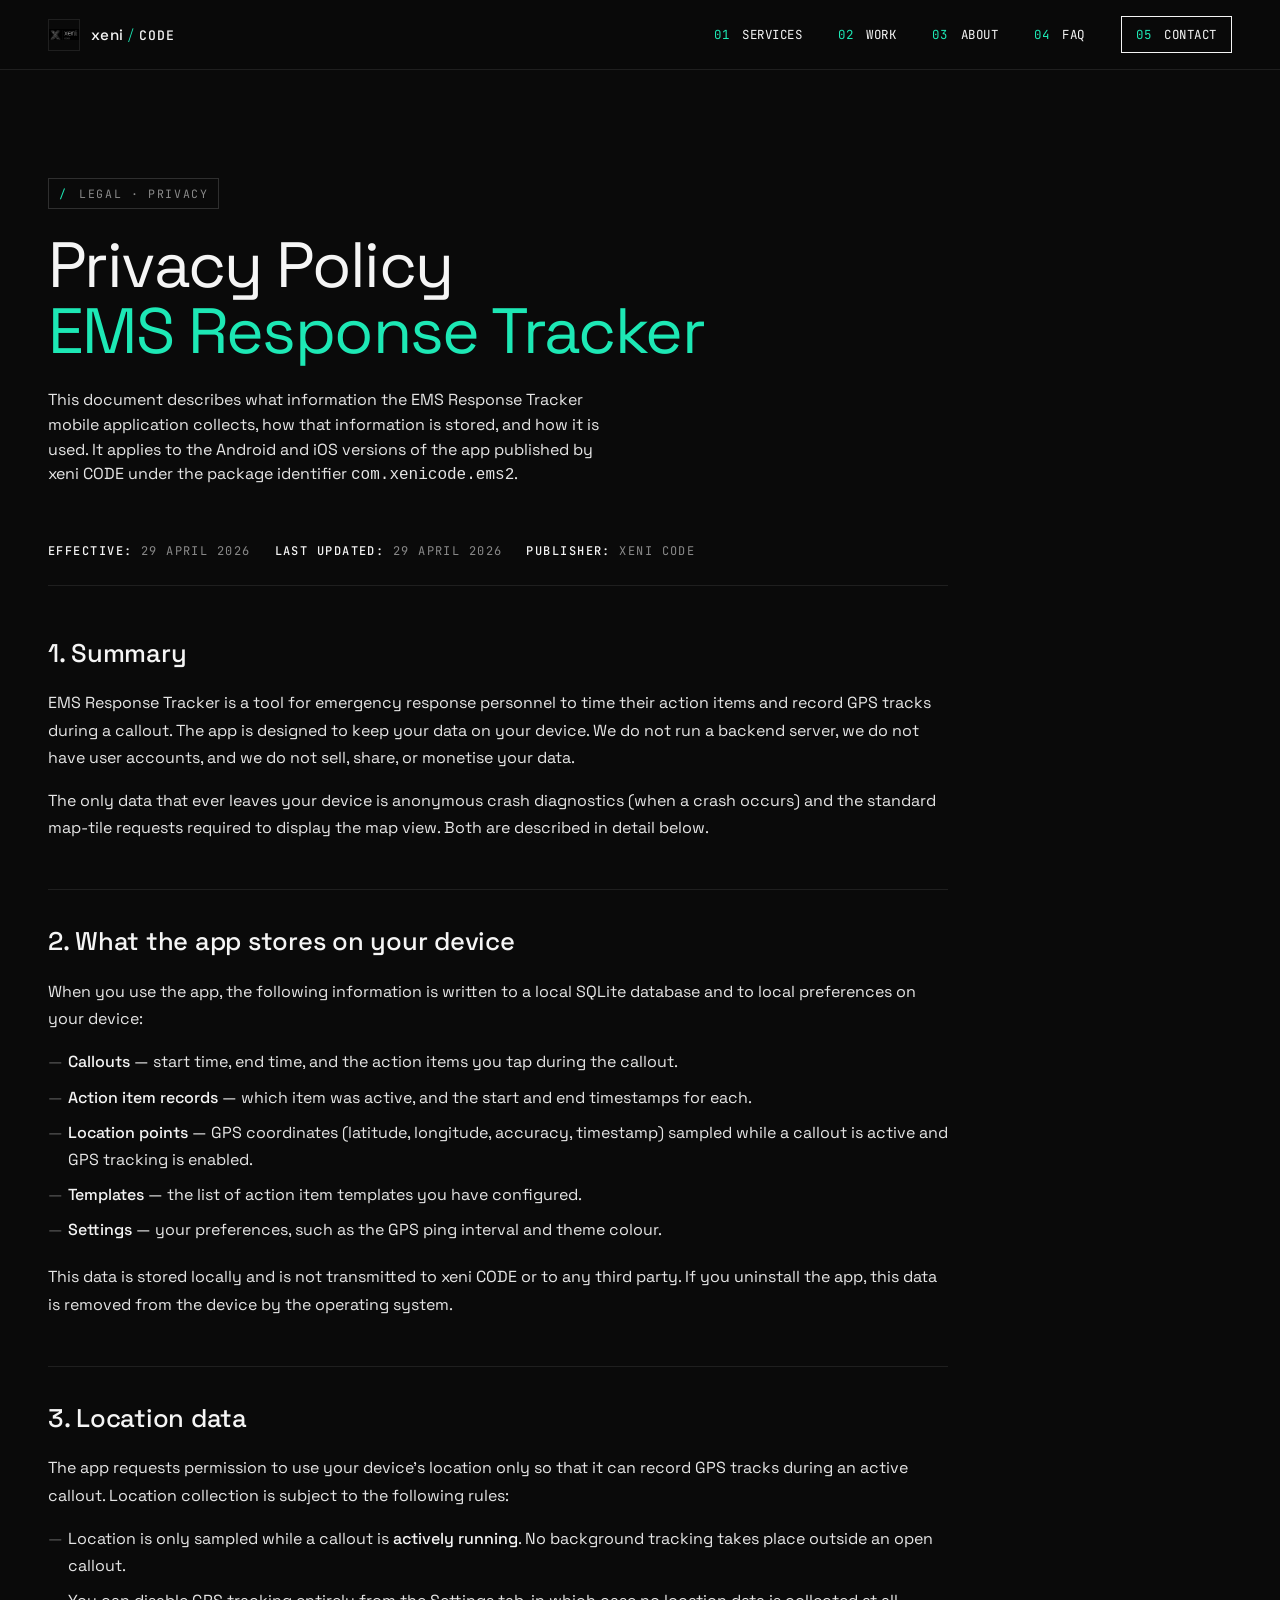
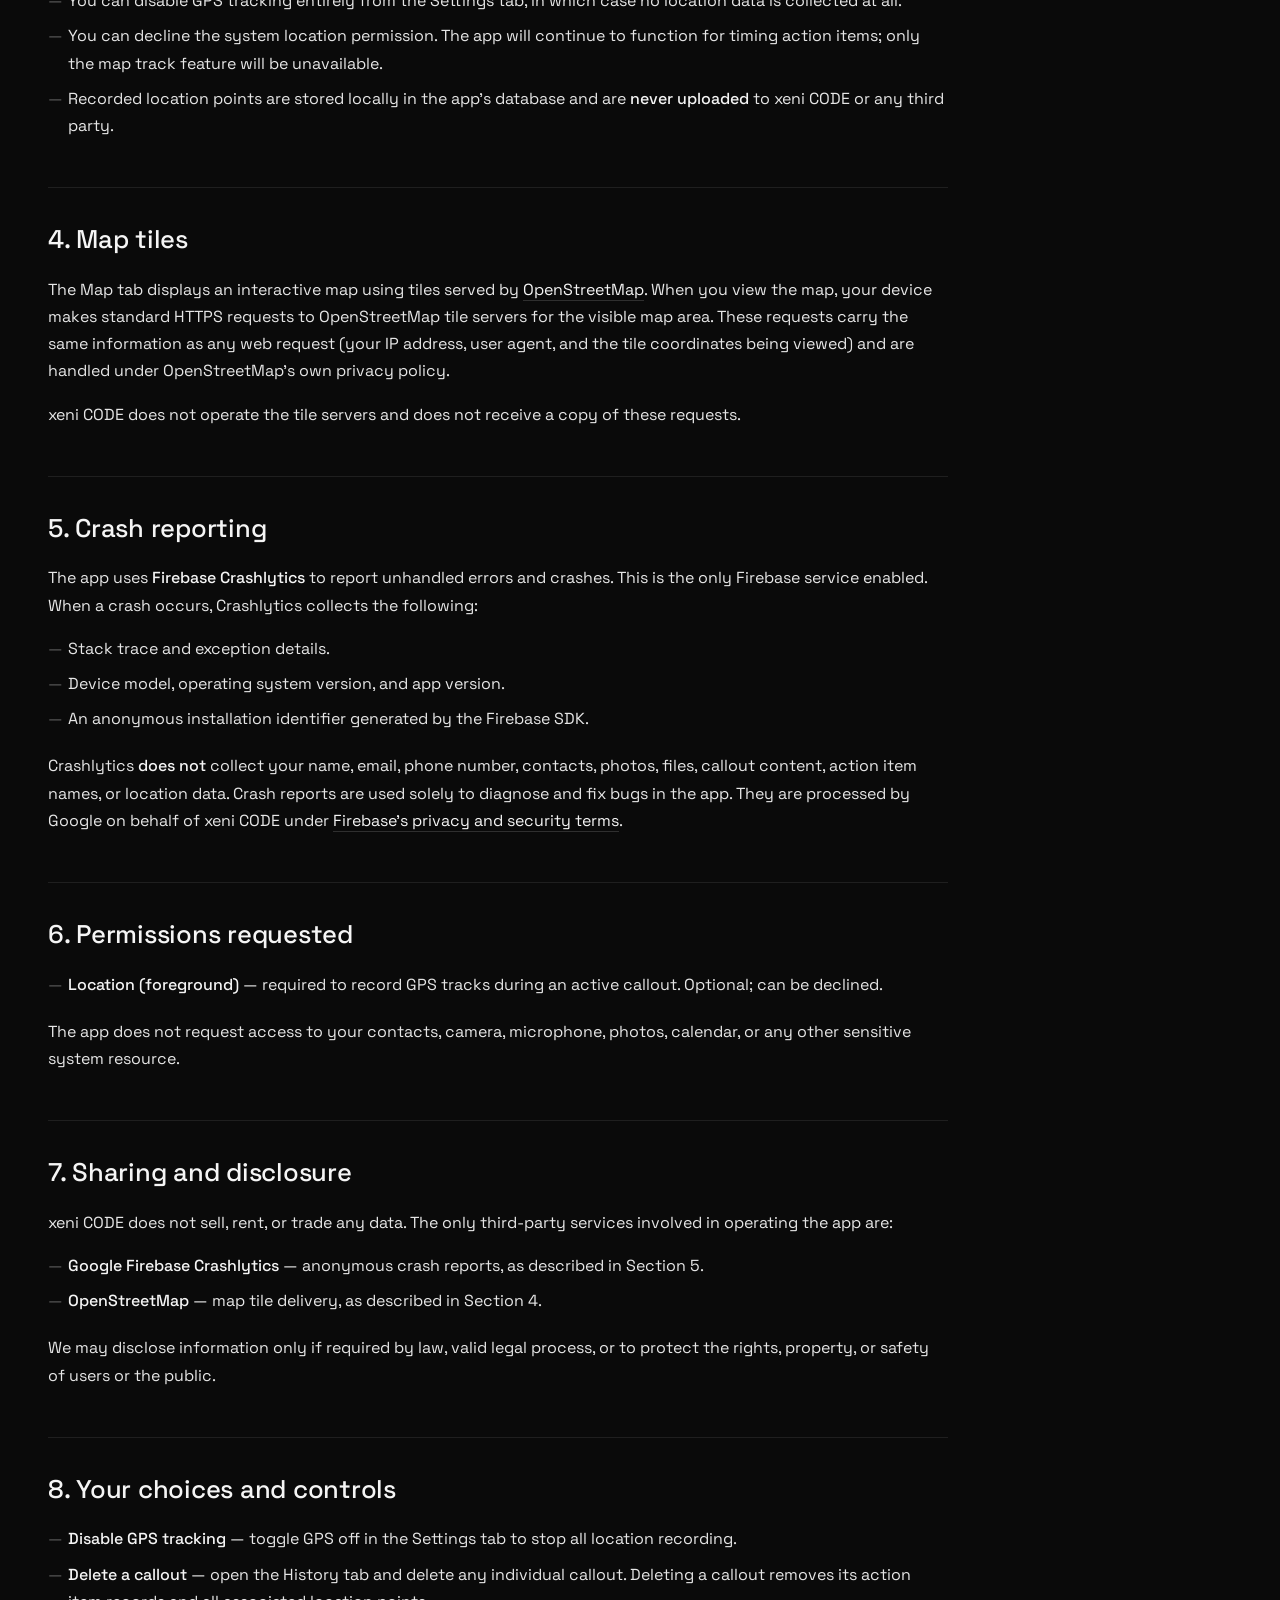
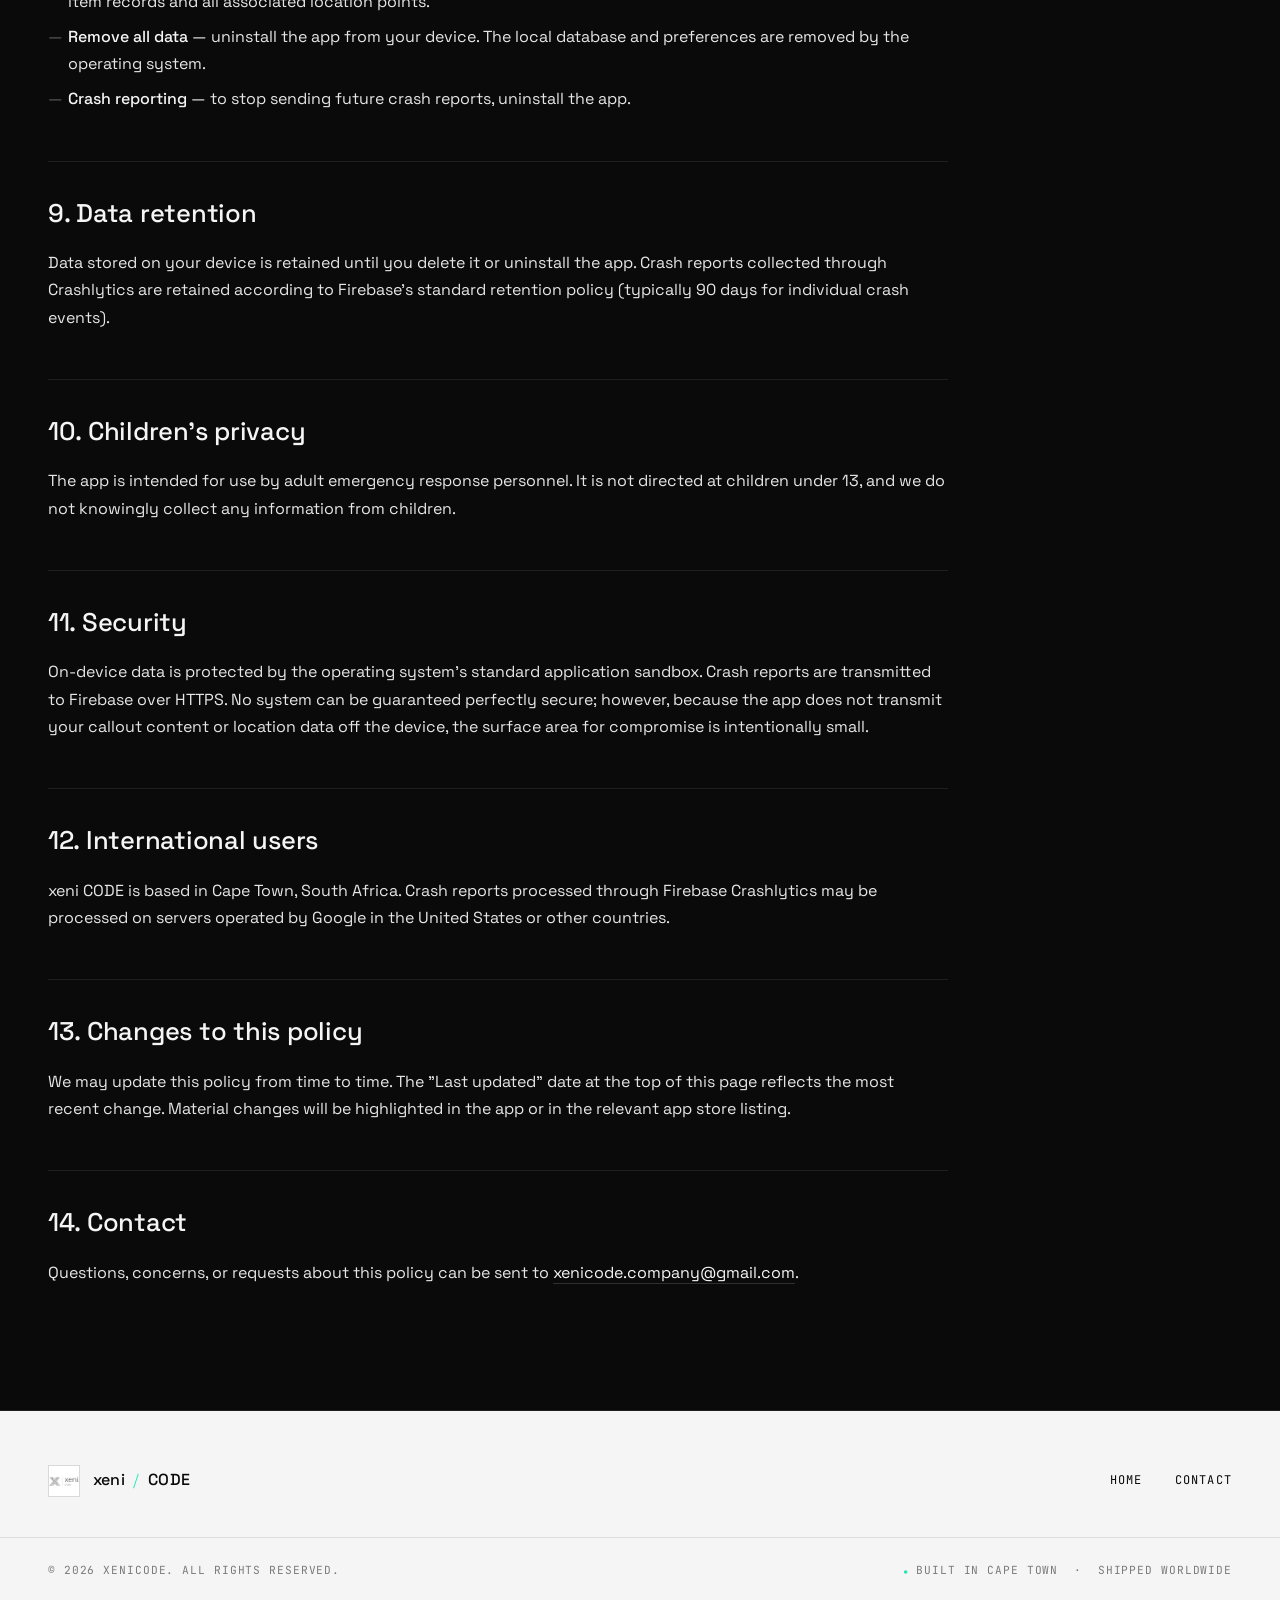
<file: privacy-ems-tracker.html>
<!doctype html>
<html lang="en">
<head>
  <meta charset="utf-8" />
  <meta name="viewport" content="width=device-width, initial-scale=1" />

  <title>Privacy Policy — EMS Response Tracker | xeni CODE</title>
  <meta name="description" content="Privacy policy for the EMS Response Tracker mobile application by xeni CODE. Describes what data the app collects, how it is stored, and how it is used." />
  <meta name="robots" content="index, follow" />
  <meta name="theme-color" content="#0a0a0a" />

  <link rel="canonical" href="https://xenicode.app/privacy-ems-tracker.html" />
  <link rel="icon" href="assets/logo-dark.png" />
  <link rel="apple-touch-icon" href="assets/logo-dark.png" />

  <link rel="preconnect" href="https://fonts.googleapis.com" />
  <link rel="preconnect" href="https://fonts.gstatic.com" crossorigin />
  <link href="https://fonts.googleapis.com/css2?family=Space+Grotesk:wght@300;400;500;600;700&family=JetBrains+Mono:wght@300;400;500&display=swap" rel="stylesheet" />

  <link rel="stylesheet" href="styles.css" />

  <style>
    /* Local typographic adjustments for the privacy doc.
       Reuses tokens from styles.css — no new colors. */
    .doc { max-width: 900px; }
    .doc h2 {
      font-family: var(--font-sans);
      font-weight: 500;
      font-size: clamp(1.25rem, 2.2vw, 1.6rem);
      letter-spacing: -0.01em;
      margin: 3rem 0 1rem;
      padding-top: 2rem;
      border-top: var(--hairline) solid var(--rule);
    }
    .doc h2:first-of-type { border-top: 0; padding-top: 0; margin-top: 0; }
    .doc h3 {
      font-family: var(--font-mono);
      font-weight: 500;
      font-size: .8rem;
      text-transform: uppercase;
      letter-spacing: .14em;
      color: var(--muted);
      margin: 2rem 0 .75rem;
    }
    .doc p, .doc li {
      font-size: 1rem;
      line-height: 1.7;
      color: var(--ink-2);
    }
    .doc p { margin: 0 0 1rem; }
    .doc ul { list-style: none; padding: 0; margin: 0 0 1.25rem; }
    .doc ul li {
      position: relative;
      padding-left: 1.25rem;
      margin-bottom: .5rem;
    }
    .doc ul li::before {
      content: "—";
      position: absolute;
      left: 0;
      color: var(--muted-2);
    }
    .doc strong { color: var(--ink); font-weight: 500; }
    .doc a {
      color: var(--ink);
      border-bottom: var(--hairline) solid var(--rule-strong);
      transition: border-color .25s var(--ease);
    }
    .doc a:hover { border-color: var(--accent); }
    .doc code {
      font-family: var(--font-mono);
      font-size: .85em;
      padding: .1rem .35rem;
      border: var(--hairline) solid var(--rule);
      color: var(--ink);
    }
    .doc__meta {
      display: flex;
      flex-wrap: wrap;
      gap: 1.5rem;
      margin-bottom: 3rem;
      padding-bottom: 1.5rem;
      border-bottom: var(--hairline) solid var(--rule);
      font-family: var(--font-mono);
      font-size: .75rem;
      text-transform: uppercase;
      letter-spacing: .12em;
      color: var(--muted);
    }
    .doc__meta span strong { color: var(--ink); font-weight: 500; }
  </style>
</head>
<body>

  <a class="skip" href="#main">Skip to content</a>

  <!-- =================== NAV =================== -->
  <header class="nav" id="nav">
    <div class="nav__inner">
      <a href="index.html#top" class="nav__brand" aria-label="xeni CODE — home">
        <img src="assets/logo-dark.png" alt="" class="nav__logo" width="32" height="32" />
        <span class="nav__wordmark">
          <span class="nav__wordmark-a">xeni</span>
          <span class="nav__wordmark-sep">/</span>
          <span class="nav__wordmark-b">CODE</span>
        </span>
      </a>

      <nav class="nav__links" aria-label="Primary">
        <a href="index.html#services"><span class="nav__num">01</span> Services</a>
        <a href="index.html#work"><span class="nav__num">02</span> Work</a>
        <a href="index.html#about"><span class="nav__num">03</span> About</a>
        <a href="index.html#faq"><span class="nav__num">04</span> FAQ</a>
        <a href="index.html#contact" class="nav__cta"><span class="nav__num">05</span> Contact</a>
      </nav>
    </div>
  </header>

  <main id="main">

    <section class="section" id="top">
      <header class="section__head">
        <div class="section__label">
          <span class="section__num">/</span>
          <span>Legal &middot; Privacy</span>
        </div>
        <h1 class="section__title">Privacy Policy <br /><span class="accent">EMS Response Tracker</span></h1>
        <p class="section__intro">
          This document describes what information the EMS Response Tracker
          mobile application collects, how that information is stored, and
          how it is used. It applies to the Android and iOS versions of the
          app published by xeni CODE under the package identifier
          <code>com.xenicode.ems2</code>.
        </p>
      </header>

      <div class="doc">

        <div class="doc__meta">
          <span><strong>Effective:</strong> 29 April 2026</span>
          <span><strong>Last updated:</strong> 29 April 2026</span>
          <span><strong>Publisher:</strong> xeni CODE</span>
        </div>

        <h2>1. Summary</h2>
        <p>
          EMS Response Tracker is a tool for emergency response personnel to
          time their action items and record GPS tracks during a callout.
          The app is designed to keep your data on your device. We do not
          run a backend server, we do not have user accounts, and we do not
          sell, share, or monetise your data.
        </p>
        <p>
          The only data that ever leaves your device is anonymous crash
          diagnostics (when a crash occurs) and the standard map-tile
          requests required to display the map view. Both are described in
          detail below.
        </p>

        <h2>2. What the app stores on your device</h2>
        <p>
          When you use the app, the following information is written to a
          local SQLite database and to local preferences on your device:
        </p>
        <ul>
          <li><strong>Callouts</strong> — start time, end time, and the action items you tap during the callout.</li>
          <li><strong>Action item records</strong> — which item was active, and the start and end timestamps for each.</li>
          <li><strong>Location points</strong> — GPS coordinates (latitude, longitude, accuracy, timestamp) sampled while a callout is active and GPS tracking is enabled.</li>
          <li><strong>Templates</strong> — the list of action item templates you have configured.</li>
          <li><strong>Settings</strong> — your preferences, such as the GPS ping interval and theme colour.</li>
        </ul>
        <p>
          This data is stored locally and is not transmitted to xeni CODE or
          to any third party. If you uninstall the app, this data is
          removed from the device by the operating system.
        </p>

        <h2>3. Location data</h2>
        <p>
          The app requests permission to use your device's location only so
          that it can record GPS tracks during an active callout. Location
          collection is subject to the following rules:
        </p>
        <ul>
          <li>Location is only sampled while a callout is <strong>actively running</strong>. No background tracking takes place outside an open callout.</li>
          <li>You can disable GPS tracking entirely from the Settings tab, in which case no location data is collected at all.</li>
          <li>You can decline the system location permission. The app will continue to function for timing action items; only the map track feature will be unavailable.</li>
          <li>Recorded location points are stored locally in the app's database and are <strong>never uploaded</strong> to xeni CODE or any third party.</li>
        </ul>

        <h2>4. Map tiles</h2>
        <p>
          The Map tab displays an interactive map using tiles served by
          <a href="https://www.openstreetmap.org/copyright" target="_blank" rel="noopener">OpenStreetMap</a>.
          When you view the map, your device makes standard HTTPS requests
          to OpenStreetMap tile servers for the visible map area. These
          requests carry the same information as any web request (your IP
          address, user agent, and the tile coordinates being viewed) and
          are handled under OpenStreetMap's own privacy policy.
        </p>
        <p>
          xeni CODE does not operate the tile servers and does not receive
          a copy of these requests.
        </p>

        <h2>5. Crash reporting</h2>
        <p>
          The app uses <strong>Firebase Crashlytics</strong> to report
          unhandled errors and crashes. This is the only Firebase service
          enabled. When a crash occurs, Crashlytics collects the following:
        </p>
        <ul>
          <li>Stack trace and exception details.</li>
          <li>Device model, operating system version, and app version.</li>
          <li>An anonymous installation identifier generated by the Firebase SDK.</li>
        </ul>
        <p>
          Crashlytics <strong>does not</strong> collect your name, email,
          phone number, contacts, photos, files, callout content, action
          item names, or location data. Crash reports are used solely to
          diagnose and fix bugs in the app. They are processed by Google
          on behalf of xeni CODE under
          <a href="https://firebase.google.com/support/privacy" target="_blank" rel="noopener">Firebase's privacy and security terms</a>.
        </p>

        <h2>6. Permissions requested</h2>
        <ul>
          <li><strong>Location (foreground)</strong> — required to record GPS tracks during an active callout. Optional; can be declined.</li>
        </ul>
        <p>
          The app does not request access to your contacts, camera,
          microphone, photos, calendar, or any other sensitive system
          resource.
        </p>

        <h2>7. Sharing and disclosure</h2>
        <p>
          xeni CODE does not sell, rent, or trade any data. The only
          third-party services involved in operating the app are:
        </p>
        <ul>
          <li><strong>Google Firebase Crashlytics</strong> — anonymous crash reports, as described in Section 5.</li>
          <li><strong>OpenStreetMap</strong> — map tile delivery, as described in Section 4.</li>
        </ul>
        <p>
          We may disclose information only if required by law, valid legal
          process, or to protect the rights, property, or safety of users
          or the public.
        </p>

        <h2>8. Your choices and controls</h2>
        <ul>
          <li><strong>Disable GPS tracking</strong> — toggle GPS off in the Settings tab to stop all location recording.</li>
          <li><strong>Delete a callout</strong> — open the History tab and delete any individual callout. Deleting a callout removes its action item records and all associated location points.</li>
          <li><strong>Remove all data</strong> — uninstall the app from your device. The local database and preferences are removed by the operating system.</li>
          <li><strong>Crash reporting</strong> — to stop sending future crash reports, uninstall the app.</li>
        </ul>

        <h2>9. Data retention</h2>
        <p>
          Data stored on your device is retained until you delete it or
          uninstall the app. Crash reports collected through Crashlytics
          are retained according to Firebase's standard retention policy
          (typically 90 days for individual crash events).
        </p>

        <h2>10. Children's privacy</h2>
        <p>
          The app is intended for use by adult emergency response
          personnel. It is not directed at children under 13, and we do
          not knowingly collect any information from children.
        </p>

        <h2>11. Security</h2>
        <p>
          On-device data is protected by the operating system's standard
          application sandbox. Crash reports are transmitted to Firebase
          over HTTPS. No system can be guaranteed perfectly secure;
          however, because the app does not transmit your callout content
          or location data off the device, the surface area for compromise
          is intentionally small.
        </p>

        <h2>12. International users</h2>
        <p>
          xeni CODE is based in Cape Town, South Africa. Crash reports
          processed through Firebase Crashlytics may be processed on
          servers operated by Google in the United States or other
          countries.
        </p>

        <h2>13. Changes to this policy</h2>
        <p>
          We may update this policy from time to time. The "Last updated"
          date at the top of this page reflects the most recent change.
          Material changes will be highlighted in the app or in the
          relevant app store listing.
        </p>

        <h2>14. Contact</h2>
        <p>
          Questions, concerns, or requests about this policy can be sent
          to <a href="mailto:xenicode.company@gmail.com">xenicode.company@gmail.com</a>.
        </p>

      </div>
    </section>

  </main>

  <!-- =================== FOOTER =================== -->
  <footer class="footer">
    <div class="footer__top">
      <a href="index.html#top" class="footer__brand" aria-label="xeni CODE home">
        <img src="assets/logo-light.png" alt="" class="footer__logo" width="32" height="32" />
        <span class="footer__wordmark">xeni <em>/</em> CODE</span>
      </a>
      <nav class="footer__links" aria-label="Site">
        <a href="index.html#top">Home</a>
        <a href="index.html#contact">Contact</a>
      </nav>
    </div>

    <div class="footer__bottom">
      <span>&copy; <span id="year">2026</span> XENICODE. All rights reserved.</span>
      <span class="footer__mono">BUILT IN CAPE TOWN &nbsp;&middot;&nbsp; SHIPPED WORLDWIDE</span>
    </div>
  </footer>

  <script>
    // Footer year — kept inline so this page does not depend on script.js.
    document.getElementById("year").textContent = new Date().getFullYear();
  </script>
</body>
</html>
</file>
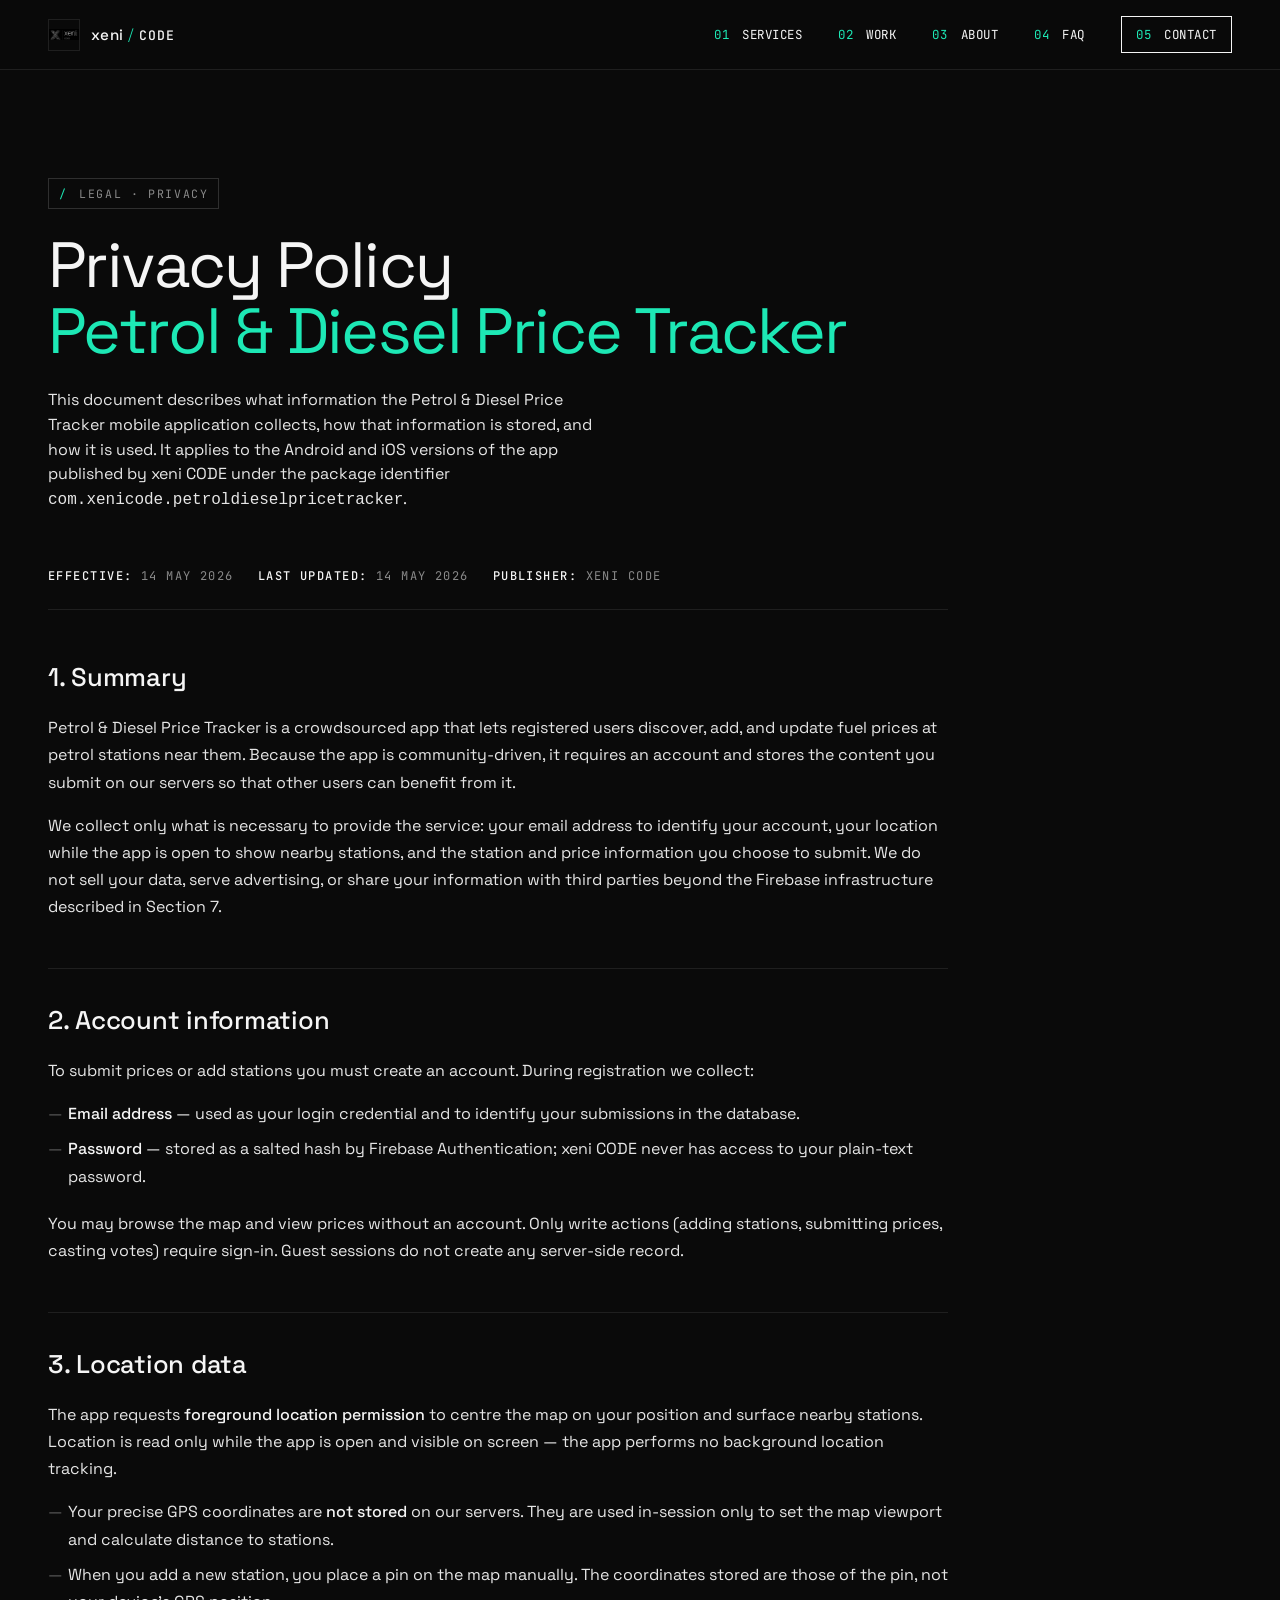
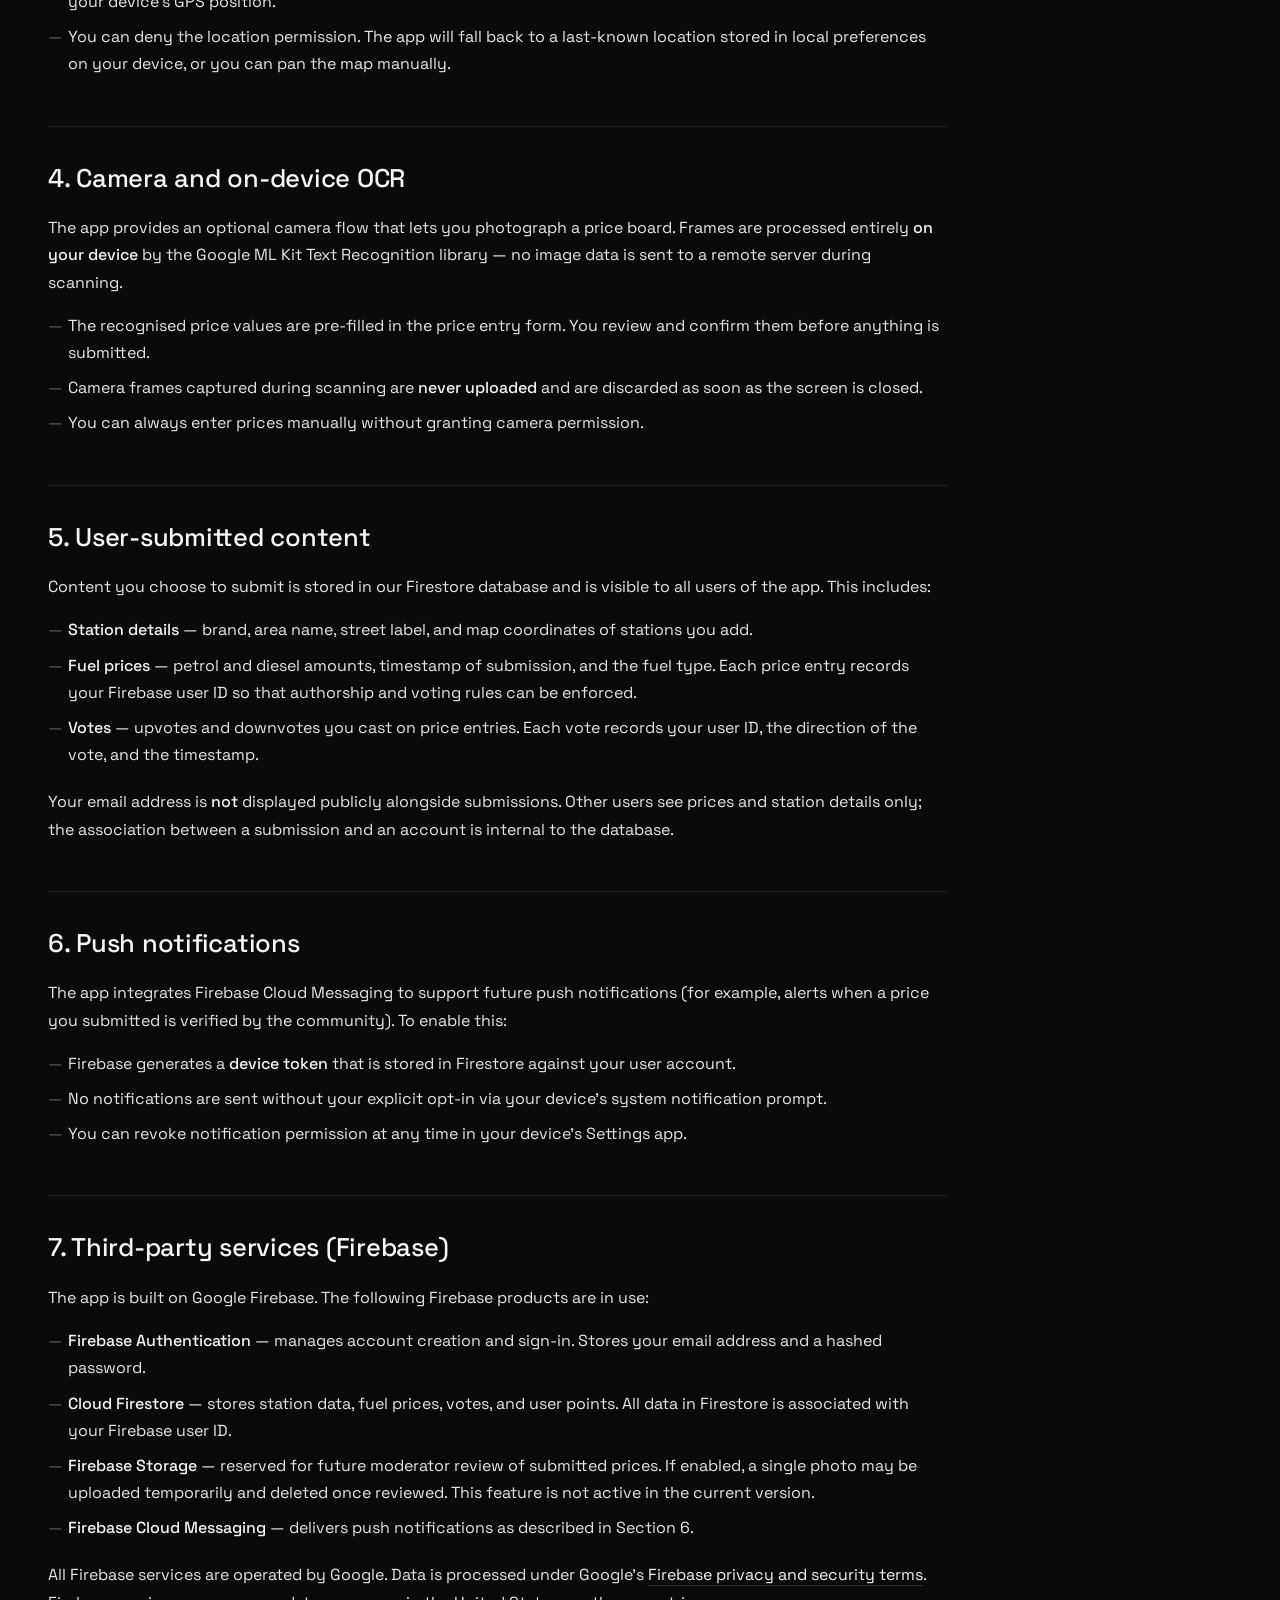
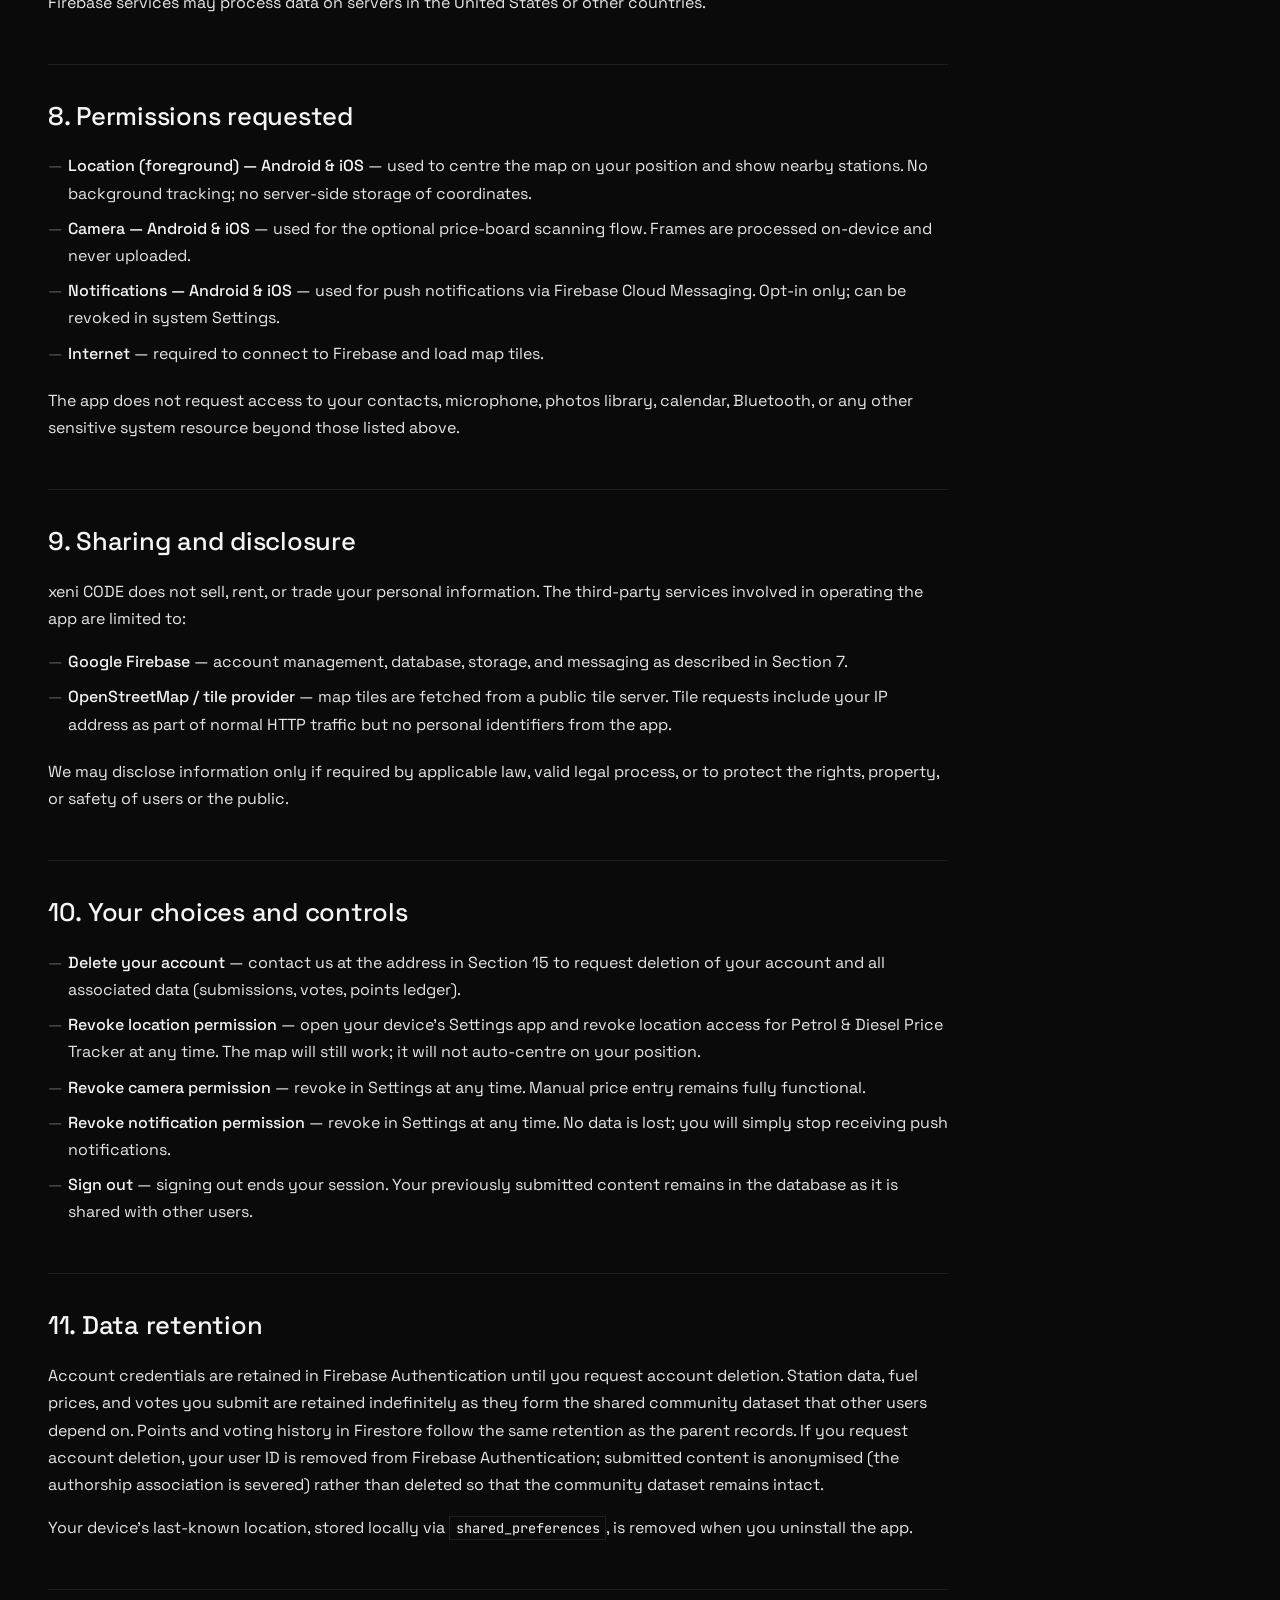
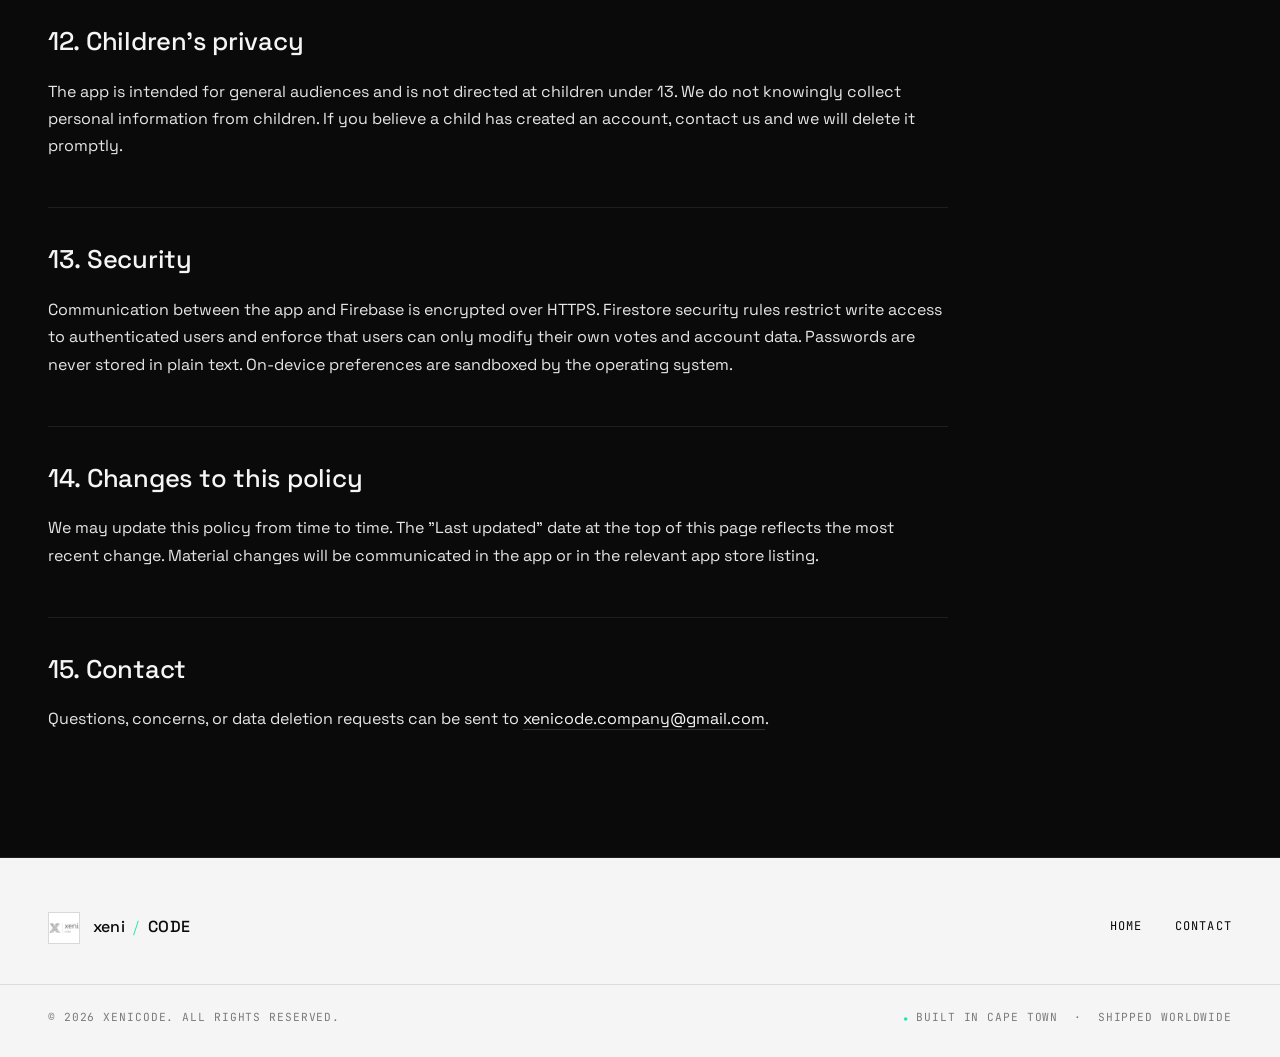
<file: privacy-petrol-diesel-price-tracker.html>
<!doctype html>
<html lang="en">
<head>
  <meta charset="utf-8" />
  <meta name="viewport" content="width=device-width, initial-scale=1" />

  <title>Privacy Policy — Petrol &amp; Diesel Price Tracker | xeni CODE</title>
  <meta name="description" content="Privacy policy for the Petrol &amp; Diesel Price Tracker mobile application by xeni CODE. Describes what data the app collects, how it is stored, and how it is used." />
  <meta name="robots" content="index, follow" />
  <meta name="theme-color" content="#0a0a0a" />

  <link rel="canonical" href="https://xenicode.app/privacy-petrol-diesel-price-tracker.html" />
  <link rel="icon" href="assets/logo-dark.png" />
  <link rel="apple-touch-icon" href="assets/logo-dark.png" />

  <link rel="preconnect" href="https://fonts.googleapis.com" />
  <link rel="preconnect" href="https://fonts.gstatic.com" crossorigin />
  <link href="https://fonts.googleapis.com/css2?family=Space+Grotesk:wght@300;400;500;600;700&family=JetBrains+Mono:wght@300;400;500&display=swap" rel="stylesheet" />

  <link rel="stylesheet" href="styles.css" />

  <style>
    .doc { max-width: 900px; }
    .doc h2 {
      font-family: var(--font-sans);
      font-weight: 500;
      font-size: clamp(1.25rem, 2.2vw, 1.6rem);
      letter-spacing: -0.01em;
      margin: 3rem 0 1rem;
      padding-top: 2rem;
      border-top: var(--hairline) solid var(--rule);
    }
    .doc h2:first-of-type { border-top: 0; padding-top: 0; margin-top: 0; }
    .doc h3 {
      font-family: var(--font-mono);
      font-weight: 500;
      font-size: .8rem;
      text-transform: uppercase;
      letter-spacing: .14em;
      color: var(--muted);
      margin: 2rem 0 .75rem;
    }
    .doc p, .doc li {
      font-size: 1rem;
      line-height: 1.7;
      color: var(--ink-2);
    }
    .doc p { margin: 0 0 1rem; }
    .doc ul { list-style: none; padding: 0; margin: 0 0 1.25rem; }
    .doc ul li {
      position: relative;
      padding-left: 1.25rem;
      margin-bottom: .5rem;
    }
    .doc ul li::before {
      content: "—";
      position: absolute;
      left: 0;
      color: var(--muted-2);
    }
    .doc strong { color: var(--ink); font-weight: 500; }
    .doc a {
      color: var(--ink);
      border-bottom: var(--hairline) solid var(--rule-strong);
      transition: border-color .25s var(--ease);
    }
    .doc a:hover { border-color: var(--accent); }
    .doc code {
      font-family: var(--font-mono);
      font-size: .85em;
      padding: .1rem .35rem;
      border: var(--hairline) solid var(--rule);
      color: var(--ink);
    }
    .doc__meta {
      display: flex;
      flex-wrap: wrap;
      gap: 1.5rem;
      margin-bottom: 3rem;
      padding-bottom: 1.5rem;
      border-bottom: var(--hairline) solid var(--rule);
      font-family: var(--font-mono);
      font-size: .75rem;
      text-transform: uppercase;
      letter-spacing: .12em;
      color: var(--muted);
    }
    .doc__meta span strong { color: var(--ink); font-weight: 500; }
  </style>
</head>
<body>

  <a class="skip" href="#main">Skip to content</a>

  <!-- =================== NAV =================== -->
  <header class="nav" id="nav">
    <div class="nav__inner">
      <a href="index.html#top" class="nav__brand" aria-label="xeni CODE — home">
        <img src="assets/logo-dark.png" alt="" class="nav__logo" width="32" height="32" />
        <span class="nav__wordmark">
          <span class="nav__wordmark-a">xeni</span>
          <span class="nav__wordmark-sep">/</span>
          <span class="nav__wordmark-b">CODE</span>
        </span>
      </a>

      <nav class="nav__links" aria-label="Primary">
        <a href="index.html#services"><span class="nav__num">01</span> Services</a>
        <a href="index.html#work"><span class="nav__num">02</span> Work</a>
        <a href="index.html#about"><span class="nav__num">03</span> About</a>
        <a href="index.html#faq"><span class="nav__num">04</span> FAQ</a>
        <a href="index.html#contact" class="nav__cta"><span class="nav__num">05</span> Contact</a>
      </nav>
    </div>
  </header>

  <main id="main">

    <section class="section" id="top">
      <header class="section__head">
        <div class="section__label">
          <span class="section__num">/</span>
          <span>Legal &middot; Privacy</span>
        </div>
        <h1 class="section__title">Privacy Policy <br /><span class="accent">Petrol &amp; Diesel Price Tracker</span></h1>
        <p class="section__intro">
          This document describes what information the Petrol &amp; Diesel Price
          Tracker mobile application collects, how that information is stored,
          and how it is used. It applies to the Android and iOS versions of the
          app published by xeni CODE under the package identifier
          <code>com.xenicode.petroldieselpricetracker</code>.
        </p>
      </header>

      <div class="doc">

        <div class="doc__meta">
          <span><strong>Effective:</strong> 14 May 2026</span>
          <span><strong>Last updated:</strong> 14 May 2026</span>
          <span><strong>Publisher:</strong> xeni CODE</span>
        </div>

        <h2>1. Summary</h2>
        <p>
          Petrol &amp; Diesel Price Tracker is a crowdsourced app that lets
          registered users discover, add, and update fuel prices at petrol
          stations near them. Because the app is community-driven, it requires
          an account and stores the content you submit on our servers so that
          other users can benefit from it.
        </p>
        <p>
          We collect only what is necessary to provide the service: your email
          address to identify your account, your location while the app is open
          to show nearby stations, and the station and price information you
          choose to submit. We do not sell your data, serve advertising, or
          share your information with third parties beyond the Firebase
          infrastructure described in Section 7.
        </p>

        <h2>2. Account information</h2>
        <p>
          To submit prices or add stations you must create an account. During
          registration we collect:
        </p>
        <ul>
          <li><strong>Email address</strong> — used as your login credential and to identify your submissions in the database.</li>
          <li><strong>Password</strong> — stored as a salted hash by Firebase Authentication; xeni CODE never has access to your plain-text password.</li>
        </ul>
        <p>
          You may browse the map and view prices without an account. Only
          write actions (adding stations, submitting prices, casting votes)
          require sign-in. Guest sessions do not create any server-side record.
        </p>

        <h2>3. Location data</h2>
        <p>
          The app requests <strong>foreground location permission</strong> to
          centre the map on your position and surface nearby stations. Location
          is read only while the app is open and visible on screen — the app
          performs no background location tracking.
        </p>
        <ul>
          <li>Your precise GPS coordinates are <strong>not stored</strong> on our servers. They are used in-session only to set the map viewport and calculate distance to stations.</li>
          <li>When you add a new station, you place a pin on the map manually. The coordinates stored are those of the pin, not your device's GPS position.</li>
          <li>You can deny the location permission. The app will fall back to a last-known location stored in local preferences on your device, or you can pan the map manually.</li>
        </ul>

        <h2>4. Camera and on-device OCR</h2>
        <p>
          The app provides an optional camera flow that lets you photograph a
          price board. Frames are processed entirely <strong>on your
          device</strong> by the Google ML Kit Text Recognition library — no
          image data is sent to a remote server during scanning.
        </p>
        <ul>
          <li>The recognised price values are pre-filled in the price entry form. You review and confirm them before anything is submitted.</li>
          <li>Camera frames captured during scanning are <strong>never uploaded</strong> and are discarded as soon as the screen is closed.</li>
          <li>You can always enter prices manually without granting camera permission.</li>
        </ul>

        <h2>5. User-submitted content</h2>
        <p>
          Content you choose to submit is stored in our Firestore database and
          is visible to all users of the app. This includes:
        </p>
        <ul>
          <li><strong>Station details</strong> — brand, area name, street label, and map coordinates of stations you add.</li>
          <li><strong>Fuel prices</strong> — petrol and diesel amounts, timestamp of submission, and the fuel type. Each price entry records your Firebase user ID so that authorship and voting rules can be enforced.</li>
          <li><strong>Votes</strong> — upvotes and downvotes you cast on price entries. Each vote records your user ID, the direction of the vote, and the timestamp.</li>
        </ul>
        <p>
          Your email address is <strong>not</strong> displayed publicly alongside
          submissions. Other users see prices and station details only; the
          association between a submission and an account is internal to the
          database.
        </p>

        <h2>6. Push notifications</h2>
        <p>
          The app integrates Firebase Cloud Messaging to support future
          push notifications (for example, alerts when a price you submitted
          is verified by the community). To enable this:
        </p>
        <ul>
          <li>Firebase generates a <strong>device token</strong> that is stored in Firestore against your user account.</li>
          <li>No notifications are sent without your explicit opt-in via your device's system notification prompt.</li>
          <li>You can revoke notification permission at any time in your device's Settings app.</li>
        </ul>

        <h2>7. Third-party services (Firebase)</h2>
        <p>
          The app is built on Google Firebase. The following Firebase products
          are in use:
        </p>
        <ul>
          <li><strong>Firebase Authentication</strong> — manages account creation and sign-in. Stores your email address and a hashed password.</li>
          <li><strong>Cloud Firestore</strong> — stores station data, fuel prices, votes, and user points. All data in Firestore is associated with your Firebase user ID.</li>
          <li><strong>Firebase Storage</strong> — reserved for future moderator review of submitted prices. If enabled, a single photo may be uploaded temporarily and deleted once reviewed. This feature is not active in the current version.</li>
          <li><strong>Firebase Cloud Messaging</strong> — delivers push notifications as described in Section 6.</li>
        </ul>
        <p>
          All Firebase services are operated by Google. Data is processed
          under Google's
          <a href="https://firebase.google.com/support/privacy" target="_blank" rel="noopener">Firebase privacy and security terms</a>.
          Firebase services may process data on servers in the United States
          or other countries.
        </p>

        <h2>8. Permissions requested</h2>
        <ul>
          <li><strong>Location (foreground) — Android &amp; iOS</strong> — used to centre the map on your position and show nearby stations. No background tracking; no server-side storage of coordinates.</li>
          <li><strong>Camera — Android &amp; iOS</strong> — used for the optional price-board scanning flow. Frames are processed on-device and never uploaded.</li>
          <li><strong>Notifications — Android &amp; iOS</strong> — used for push notifications via Firebase Cloud Messaging. Opt-in only; can be revoked in system Settings.</li>
          <li><strong>Internet</strong> — required to connect to Firebase and load map tiles.</li>
        </ul>
        <p>
          The app does not request access to your contacts, microphone, photos
          library, calendar, Bluetooth, or any other sensitive system resource
          beyond those listed above.
        </p>

        <h2>9. Sharing and disclosure</h2>
        <p>
          xeni CODE does not sell, rent, or trade your personal information.
          The third-party services involved in operating the app are limited to:
        </p>
        <ul>
          <li><strong>Google Firebase</strong> — account management, database, storage, and messaging as described in Section 7.</li>
          <li><strong>OpenStreetMap / tile provider</strong> — map tiles are fetched from a public tile server. Tile requests include your IP address as part of normal HTTP traffic but no personal identifiers from the app.</li>
        </ul>
        <p>
          We may disclose information only if required by applicable law,
          valid legal process, or to protect the rights, property, or safety
          of users or the public.
        </p>

        <h2>10. Your choices and controls</h2>
        <ul>
          <li><strong>Delete your account</strong> — contact us at the address in Section 15 to request deletion of your account and all associated data (submissions, votes, points ledger).</li>
          <li><strong>Revoke location permission</strong> — open your device's Settings app and revoke location access for Petrol &amp; Diesel Price Tracker at any time. The map will still work; it will not auto-centre on your position.</li>
          <li><strong>Revoke camera permission</strong> — revoke in Settings at any time. Manual price entry remains fully functional.</li>
          <li><strong>Revoke notification permission</strong> — revoke in Settings at any time. No data is lost; you will simply stop receiving push notifications.</li>
          <li><strong>Sign out</strong> — signing out ends your session. Your previously submitted content remains in the database as it is shared with other users.</li>
        </ul>

        <h2>11. Data retention</h2>
        <p>
          Account credentials are retained in Firebase Authentication until
          you request account deletion. Station data, fuel prices, and votes
          you submit are retained indefinitely as they form the shared
          community dataset that other users depend on. Points and voting
          history in Firestore follow the same retention as the parent records.
          If you request account deletion, your user ID is removed from
          Firebase Authentication; submitted content is anonymised (the
          authorship association is severed) rather than deleted so that the
          community dataset remains intact.
        </p>
        <p>
          Your device's last-known location, stored locally via
          <code>shared_preferences</code>, is removed when you uninstall the app.
        </p>

        <h2>12. Children's privacy</h2>
        <p>
          The app is intended for general audiences and is not directed at
          children under 13. We do not knowingly collect personal information
          from children. If you believe a child has created an account, contact
          us and we will delete it promptly.
        </p>

        <h2>13. Security</h2>
        <p>
          Communication between the app and Firebase is encrypted over HTTPS.
          Firestore security rules restrict write access to authenticated users
          and enforce that users can only modify their own votes and account
          data. Passwords are never stored in plain text. On-device preferences
          are sandboxed by the operating system.
        </p>

        <h2>14. Changes to this policy</h2>
        <p>
          We may update this policy from time to time. The "Last updated" date
          at the top of this page reflects the most recent change. Material
          changes will be communicated in the app or in the relevant app store
          listing.
        </p>

        <h2>15. Contact</h2>
        <p>
          Questions, concerns, or data deletion requests can be sent to
          <a href="mailto:xenicode.company@gmail.com">xenicode.company@gmail.com</a>.
        </p>

      </div>
    </section>

  </main>

  <!-- =================== FOOTER =================== -->
  <footer class="footer">
    <div class="footer__top">
      <a href="index.html#top" class="footer__brand" aria-label="xeni CODE home">
        <img src="assets/logo-light.png" alt="" class="footer__logo" width="32" height="32" />
        <span class="footer__wordmark">xeni <em>/</em> CODE</span>
      </a>
      <nav class="footer__links" aria-label="Site">
        <a href="index.html#top">Home</a>
        <a href="index.html#contact">Contact</a>
      </nav>
    </div>

    <div class="footer__bottom">
      <span>&copy; <span id="year">2026</span> XENICODE. All rights reserved.</span>
      <span class="footer__mono">BUILT IN CAPE TOWN &nbsp;&middot;&nbsp; SHIPPED WORLDWIDE</span>
    </div>
  </footer>

  <script>
    document.getElementById("year").textContent = new Date().getFullYear();
  </script>
</body>
</html>
</file>
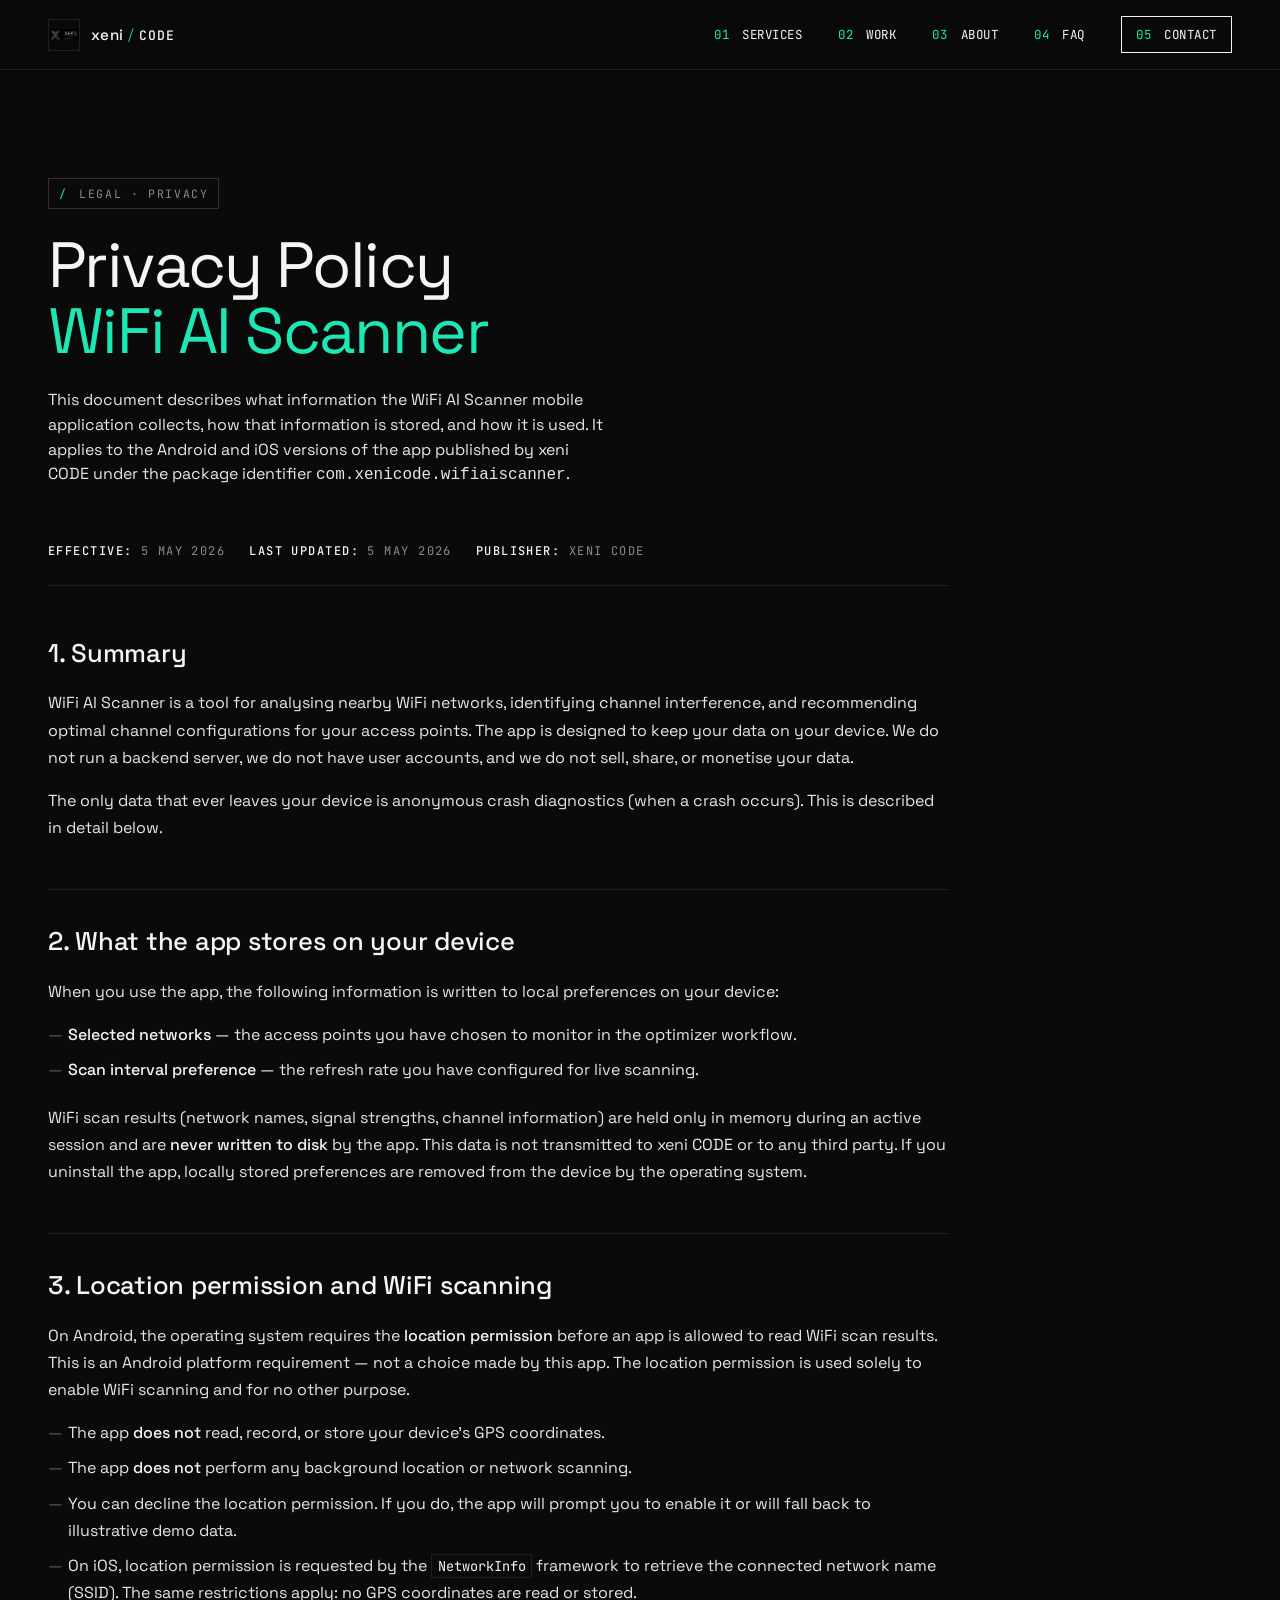
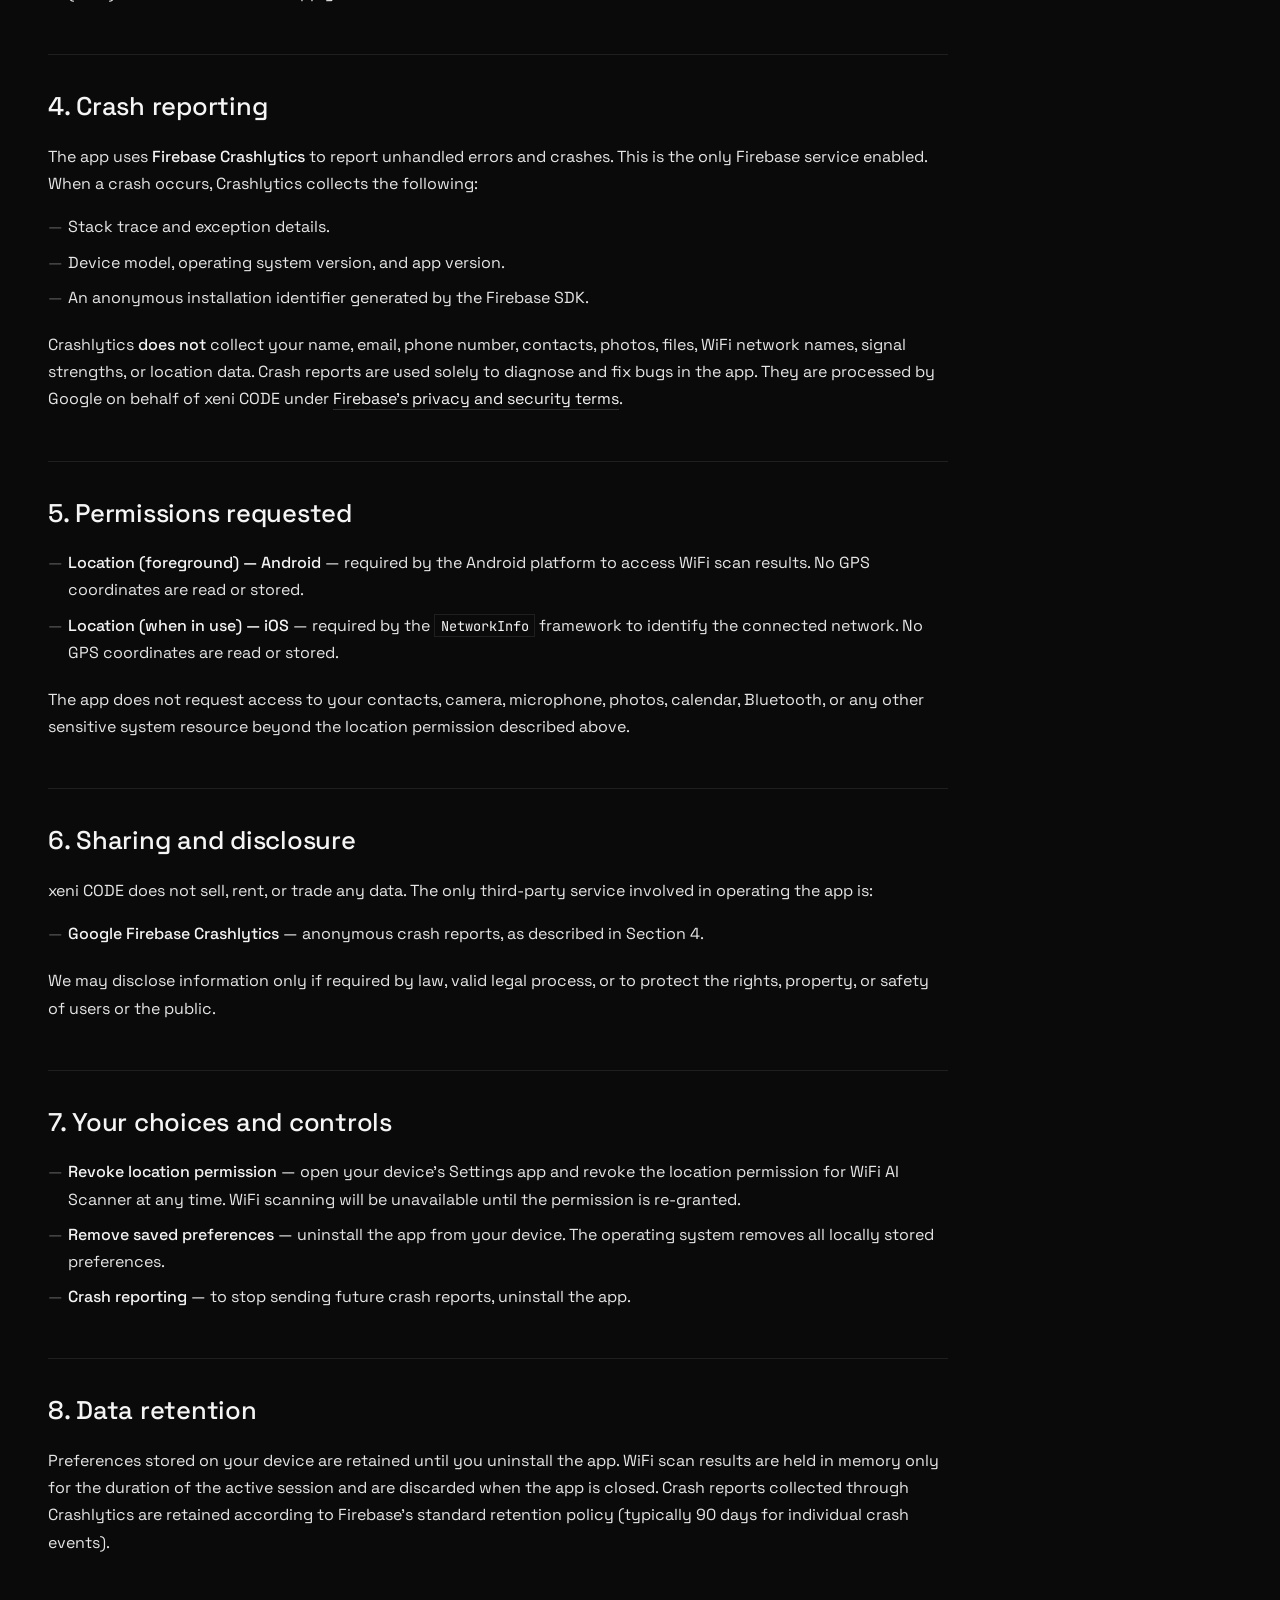
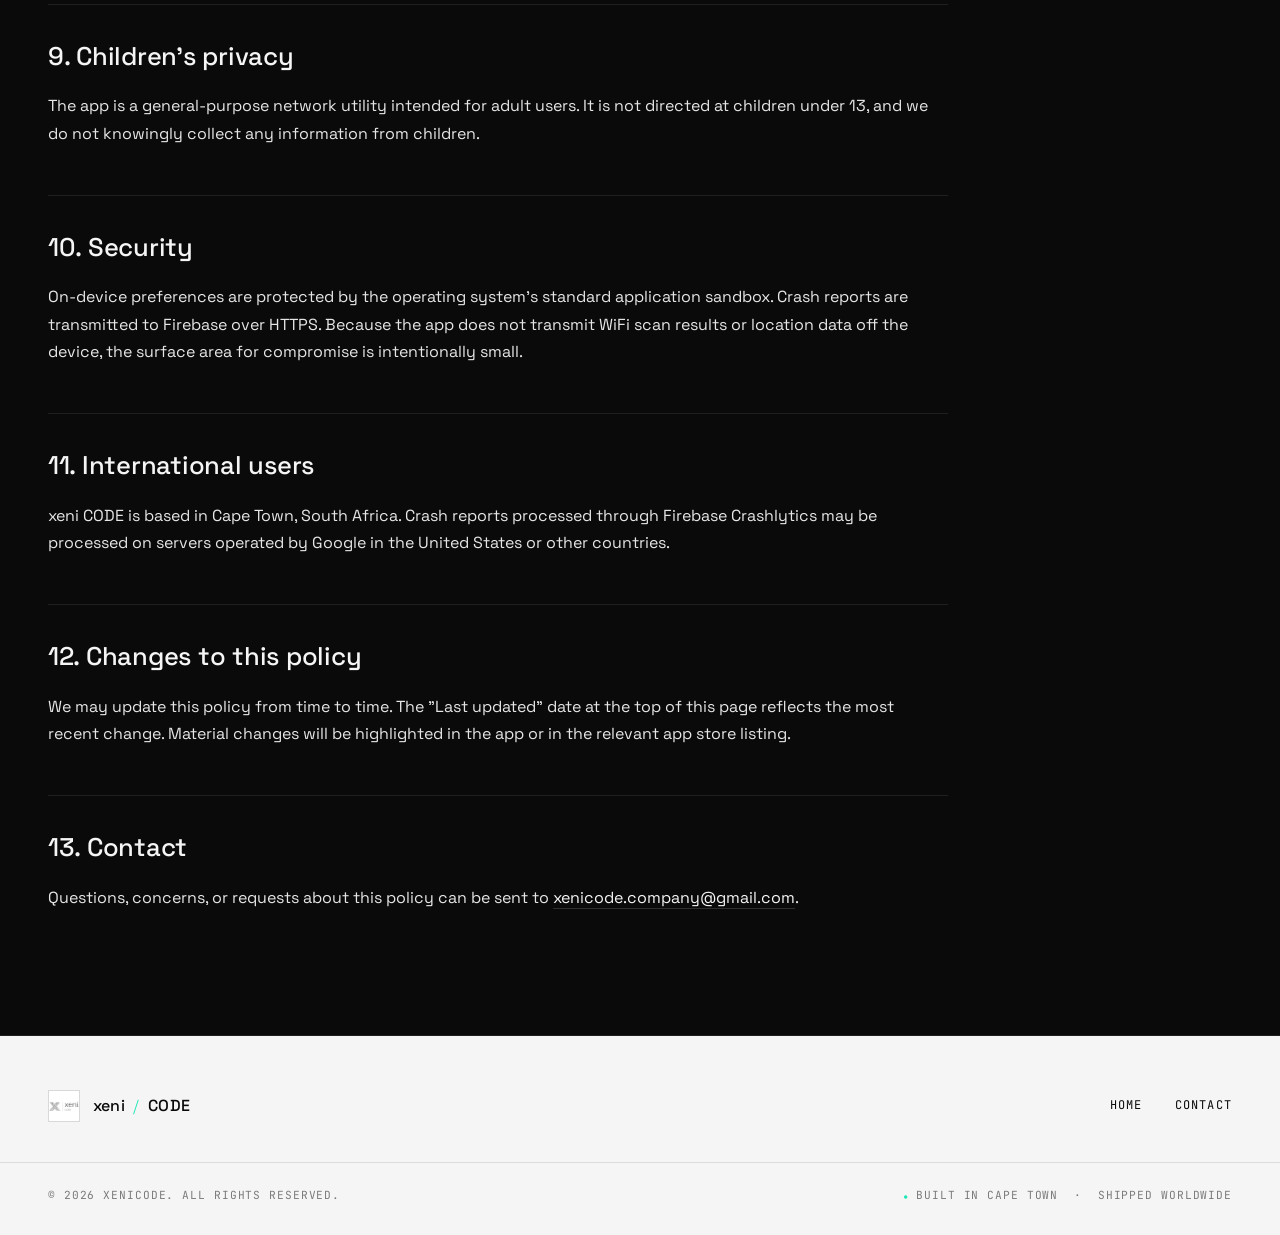
<file: privacy-wifi-ai-scanner.html>
<!doctype html>
<html lang="en">
<head>
  <meta charset="utf-8" />
  <meta name="viewport" content="width=device-width, initial-scale=1" />

  <title>Privacy Policy — WiFi AI Scanner | xeni CODE</title>
  <meta name="description" content="Privacy policy for the WiFi AI Scanner mobile application by xeni CODE. Describes what data the app collects, how it is stored, and how it is used." />
  <meta name="robots" content="index, follow" />
  <meta name="theme-color" content="#0a0a0a" />

  <link rel="canonical" href="https://xenicode.app/privacy-wifi-ai-scanner.html" />
  <link rel="icon" href="assets/logo-dark.png" />
  <link rel="apple-touch-icon" href="assets/logo-dark.png" />

  <link rel="preconnect" href="https://fonts.googleapis.com" />
  <link rel="preconnect" href="https://fonts.gstatic.com" crossorigin />
  <link href="https://fonts.googleapis.com/css2?family=Space+Grotesk:wght@300;400;500;600;700&family=JetBrains+Mono:wght@300;400;500&display=swap" rel="stylesheet" />

  <link rel="stylesheet" href="styles.css" />

  <style>
    /* Local typographic adjustments for the privacy doc.
       Reuses tokens from styles.css — no new colors. */
    .doc { max-width: 900px; }
    .doc h2 {
      font-family: var(--font-sans);
      font-weight: 500;
      font-size: clamp(1.25rem, 2.2vw, 1.6rem);
      letter-spacing: -0.01em;
      margin: 3rem 0 1rem;
      padding-top: 2rem;
      border-top: var(--hairline) solid var(--rule);
    }
    .doc h2:first-of-type { border-top: 0; padding-top: 0; margin-top: 0; }
    .doc h3 {
      font-family: var(--font-mono);
      font-weight: 500;
      font-size: .8rem;
      text-transform: uppercase;
      letter-spacing: .14em;
      color: var(--muted);
      margin: 2rem 0 .75rem;
    }
    .doc p, .doc li {
      font-size: 1rem;
      line-height: 1.7;
      color: var(--ink-2);
    }
    .doc p { margin: 0 0 1rem; }
    .doc ul { list-style: none; padding: 0; margin: 0 0 1.25rem; }
    .doc ul li {
      position: relative;
      padding-left: 1.25rem;
      margin-bottom: .5rem;
    }
    .doc ul li::before {
      content: "—";
      position: absolute;
      left: 0;
      color: var(--muted-2);
    }
    .doc strong { color: var(--ink); font-weight: 500; }
    .doc a {
      color: var(--ink);
      border-bottom: var(--hairline) solid var(--rule-strong);
      transition: border-color .25s var(--ease);
    }
    .doc a:hover { border-color: var(--accent); }
    .doc code {
      font-family: var(--font-mono);
      font-size: .85em;
      padding: .1rem .35rem;
      border: var(--hairline) solid var(--rule);
      color: var(--ink);
    }
    .doc__meta {
      display: flex;
      flex-wrap: wrap;
      gap: 1.5rem;
      margin-bottom: 3rem;
      padding-bottom: 1.5rem;
      border-bottom: var(--hairline) solid var(--rule);
      font-family: var(--font-mono);
      font-size: .75rem;
      text-transform: uppercase;
      letter-spacing: .12em;
      color: var(--muted);
    }
    .doc__meta span strong { color: var(--ink); font-weight: 500; }
  </style>
</head>
<body>

  <a class="skip" href="#main">Skip to content</a>

  <!-- =================== NAV =================== -->
  <header class="nav" id="nav">
    <div class="nav__inner">
      <a href="index.html#top" class="nav__brand" aria-label="xeni CODE — home">
        <img src="assets/logo-dark.png" alt="" class="nav__logo" width="32" height="32" />
        <span class="nav__wordmark">
          <span class="nav__wordmark-a">xeni</span>
          <span class="nav__wordmark-sep">/</span>
          <span class="nav__wordmark-b">CODE</span>
        </span>
      </a>

      <nav class="nav__links" aria-label="Primary">
        <a href="index.html#services"><span class="nav__num">01</span> Services</a>
        <a href="index.html#work"><span class="nav__num">02</span> Work</a>
        <a href="index.html#about"><span class="nav__num">03</span> About</a>
        <a href="index.html#faq"><span class="nav__num">04</span> FAQ</a>
        <a href="index.html#contact" class="nav__cta"><span class="nav__num">05</span> Contact</a>
      </nav>
    </div>
  </header>

  <main id="main">

    <section class="section" id="top">
      <header class="section__head">
        <div class="section__label">
          <span class="section__num">/</span>
          <span>Legal &middot; Privacy</span>
        </div>
        <h1 class="section__title">Privacy Policy <br /><span class="accent">WiFi AI Scanner</span></h1>
        <p class="section__intro">
          This document describes what information the WiFi AI Scanner
          mobile application collects, how that information is stored, and
          how it is used. It applies to the Android and iOS versions of the
          app published by xeni CODE under the package identifier
          <code>com.xenicode.wifiaiscanner</code>.
        </p>
      </header>

      <div class="doc">

        <div class="doc__meta">
          <span><strong>Effective:</strong> 5 May 2026</span>
          <span><strong>Last updated:</strong> 5 May 2026</span>
          <span><strong>Publisher:</strong> xeni CODE</span>
        </div>

        <h2>1. Summary</h2>
        <p>
          WiFi AI Scanner is a tool for analysing nearby WiFi networks,
          identifying channel interference, and recommending optimal channel
          configurations for your access points. The app is designed to keep
          your data on your device. We do not run a backend server, we do not
          have user accounts, and we do not sell, share, or monetise your data.
        </p>
        <p>
          The only data that ever leaves your device is anonymous crash
          diagnostics (when a crash occurs). This is described in detail below.
        </p>

        <h2>2. What the app stores on your device</h2>
        <p>
          When you use the app, the following information is written to local
          preferences on your device:
        </p>
        <ul>
          <li><strong>Selected networks</strong> — the access points you have chosen to monitor in the optimizer workflow.</li>
          <li><strong>Scan interval preference</strong> — the refresh rate you have configured for live scanning.</li>
        </ul>
        <p>
          WiFi scan results (network names, signal strengths, channel
          information) are held only in memory during an active session
          and are <strong>never written to disk</strong> by the app. This
          data is not transmitted to xeni CODE or to any third party.
          If you uninstall the app, locally stored preferences are removed
          from the device by the operating system.
        </p>

        <h2>3. Location permission and WiFi scanning</h2>
        <p>
          On Android, the operating system requires the
          <strong>location permission</strong> before an app is allowed to
          read WiFi scan results. This is an Android platform requirement
          — not a choice made by this app. The location permission is used
          solely to enable WiFi scanning and for no other purpose.
        </p>
        <ul>
          <li>The app <strong>does not</strong> read, record, or store your device's GPS coordinates.</li>
          <li>The app <strong>does not</strong> perform any background location or network scanning.</li>
          <li>You can decline the location permission. If you do, the app will prompt you to enable it or will fall back to illustrative demo data.</li>
          <li>On iOS, location permission is requested by the <code>NetworkInfo</code> framework to retrieve the connected network name (SSID). The same restrictions apply: no GPS coordinates are read or stored.</li>
        </ul>

        <h2>4. Crash reporting</h2>
        <p>
          The app uses <strong>Firebase Crashlytics</strong> to report
          unhandled errors and crashes. This is the only Firebase service
          enabled. When a crash occurs, Crashlytics collects the following:
        </p>
        <ul>
          <li>Stack trace and exception details.</li>
          <li>Device model, operating system version, and app version.</li>
          <li>An anonymous installation identifier generated by the Firebase SDK.</li>
        </ul>
        <p>
          Crashlytics <strong>does not</strong> collect your name, email,
          phone number, contacts, photos, files, WiFi network names, signal
          strengths, or location data. Crash reports are used solely to
          diagnose and fix bugs in the app. They are processed by Google
          on behalf of xeni CODE under
          <a href="https://firebase.google.com/support/privacy" target="_blank" rel="noopener">Firebase's privacy and security terms</a>.
        </p>

        <h2>5. Permissions requested</h2>
        <ul>
          <li><strong>Location (foreground) — Android</strong> — required by the Android platform to access WiFi scan results. No GPS coordinates are read or stored.</li>
          <li><strong>Location (when in use) — iOS</strong> — required by the <code>NetworkInfo</code> framework to identify the connected network. No GPS coordinates are read or stored.</li>
        </ul>
        <p>
          The app does not request access to your contacts, camera,
          microphone, photos, calendar, Bluetooth, or any other sensitive
          system resource beyond the location permission described above.
        </p>

        <h2>6. Sharing and disclosure</h2>
        <p>
          xeni CODE does not sell, rent, or trade any data. The only
          third-party service involved in operating the app is:
        </p>
        <ul>
          <li><strong>Google Firebase Crashlytics</strong> — anonymous crash reports, as described in Section 4.</li>
        </ul>
        <p>
          We may disclose information only if required by law, valid legal
          process, or to protect the rights, property, or safety of users
          or the public.
        </p>

        <h2>7. Your choices and controls</h2>
        <ul>
          <li><strong>Revoke location permission</strong> — open your device's Settings app and revoke the location permission for WiFi AI Scanner at any time. WiFi scanning will be unavailable until the permission is re-granted.</li>
          <li><strong>Remove saved preferences</strong> — uninstall the app from your device. The operating system removes all locally stored preferences.</li>
          <li><strong>Crash reporting</strong> — to stop sending future crash reports, uninstall the app.</li>
        </ul>

        <h2>8. Data retention</h2>
        <p>
          Preferences stored on your device are retained until you uninstall
          the app. WiFi scan results are held in memory only for the duration
          of the active session and are discarded when the app is closed.
          Crash reports collected through Crashlytics are retained according
          to Firebase's standard retention policy (typically 90 days for
          individual crash events).
        </p>

        <h2>9. Children's privacy</h2>
        <p>
          The app is a general-purpose network utility intended for adult
          users. It is not directed at children under 13, and we do not
          knowingly collect any information from children.
        </p>

        <h2>10. Security</h2>
        <p>
          On-device preferences are protected by the operating system's
          standard application sandbox. Crash reports are transmitted to
          Firebase over HTTPS. Because the app does not transmit WiFi scan
          results or location data off the device, the surface area for
          compromise is intentionally small.
        </p>

        <h2>11. International users</h2>
        <p>
          xeni CODE is based in Cape Town, South Africa. Crash reports
          processed through Firebase Crashlytics may be processed on
          servers operated by Google in the United States or other
          countries.
        </p>

        <h2>12. Changes to this policy</h2>
        <p>
          We may update this policy from time to time. The "Last updated"
          date at the top of this page reflects the most recent change.
          Material changes will be highlighted in the app or in the
          relevant app store listing.
        </p>

        <h2>13. Contact</h2>
        <p>
          Questions, concerns, or requests about this policy can be sent
          to <a href="mailto:xenicode.company@gmail.com">xenicode.company@gmail.com</a>.
        </p>

      </div>
    </section>

  </main>

  <!-- =================== FOOTER =================== -->
  <footer class="footer">
    <div class="footer__top">
      <a href="index.html#top" class="footer__brand" aria-label="xeni CODE home">
        <img src="assets/logo-light.png" alt="" class="footer__logo" width="32" height="32" />
        <span class="footer__wordmark">xeni <em>/</em> CODE</span>
      </a>
      <nav class="footer__links" aria-label="Site">
        <a href="index.html#top">Home</a>
        <a href="index.html#contact">Contact</a>
      </nav>
    </div>

    <div class="footer__bottom">
      <span>&copy; <span id="year">2026</span> XENICODE. All rights reserved.</span>
      <span class="footer__mono">BUILT IN CAPE TOWN &nbsp;&middot;&nbsp; SHIPPED WORLDWIDE</span>
    </div>
  </footer>

  <script>
    // Footer year — kept inline so this page does not depend on script.js.
    document.getElementById("year").textContent = new Date().getFullYear();
  </script>
</body>
</html>
</file>
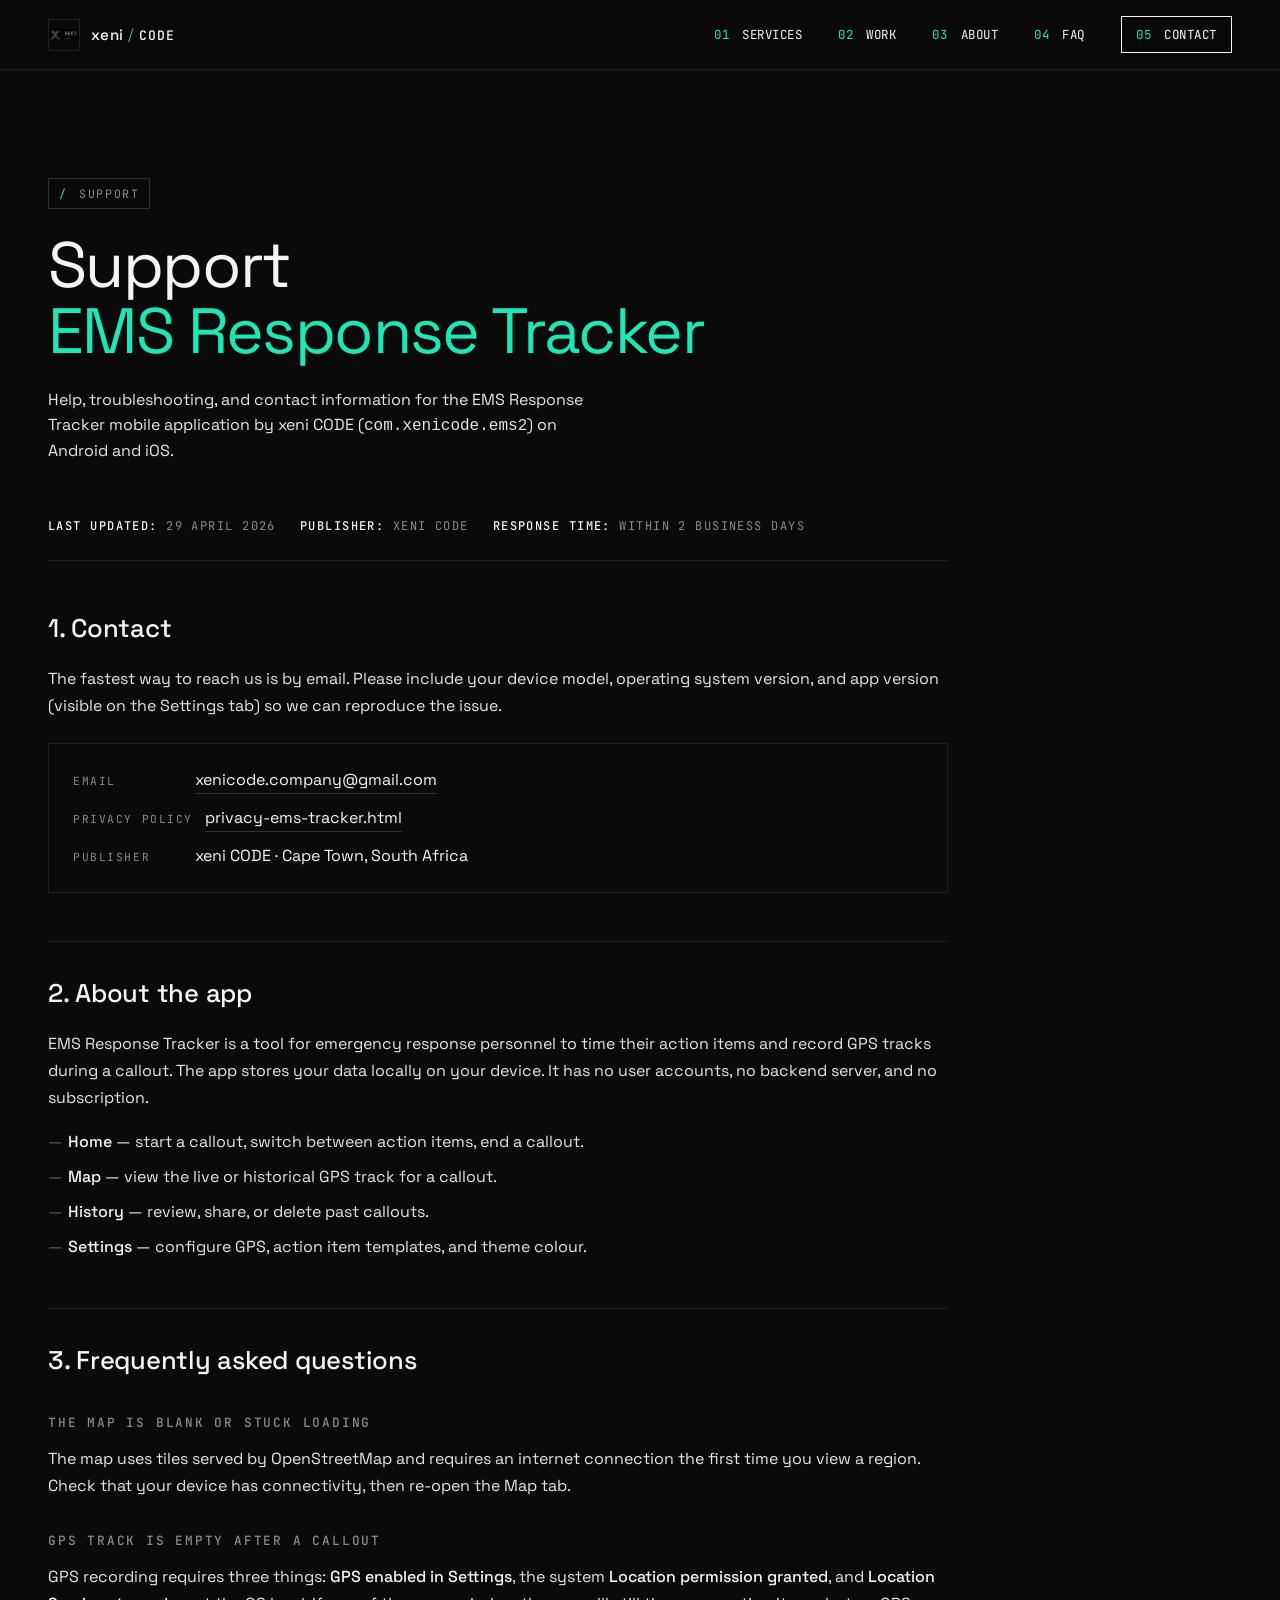
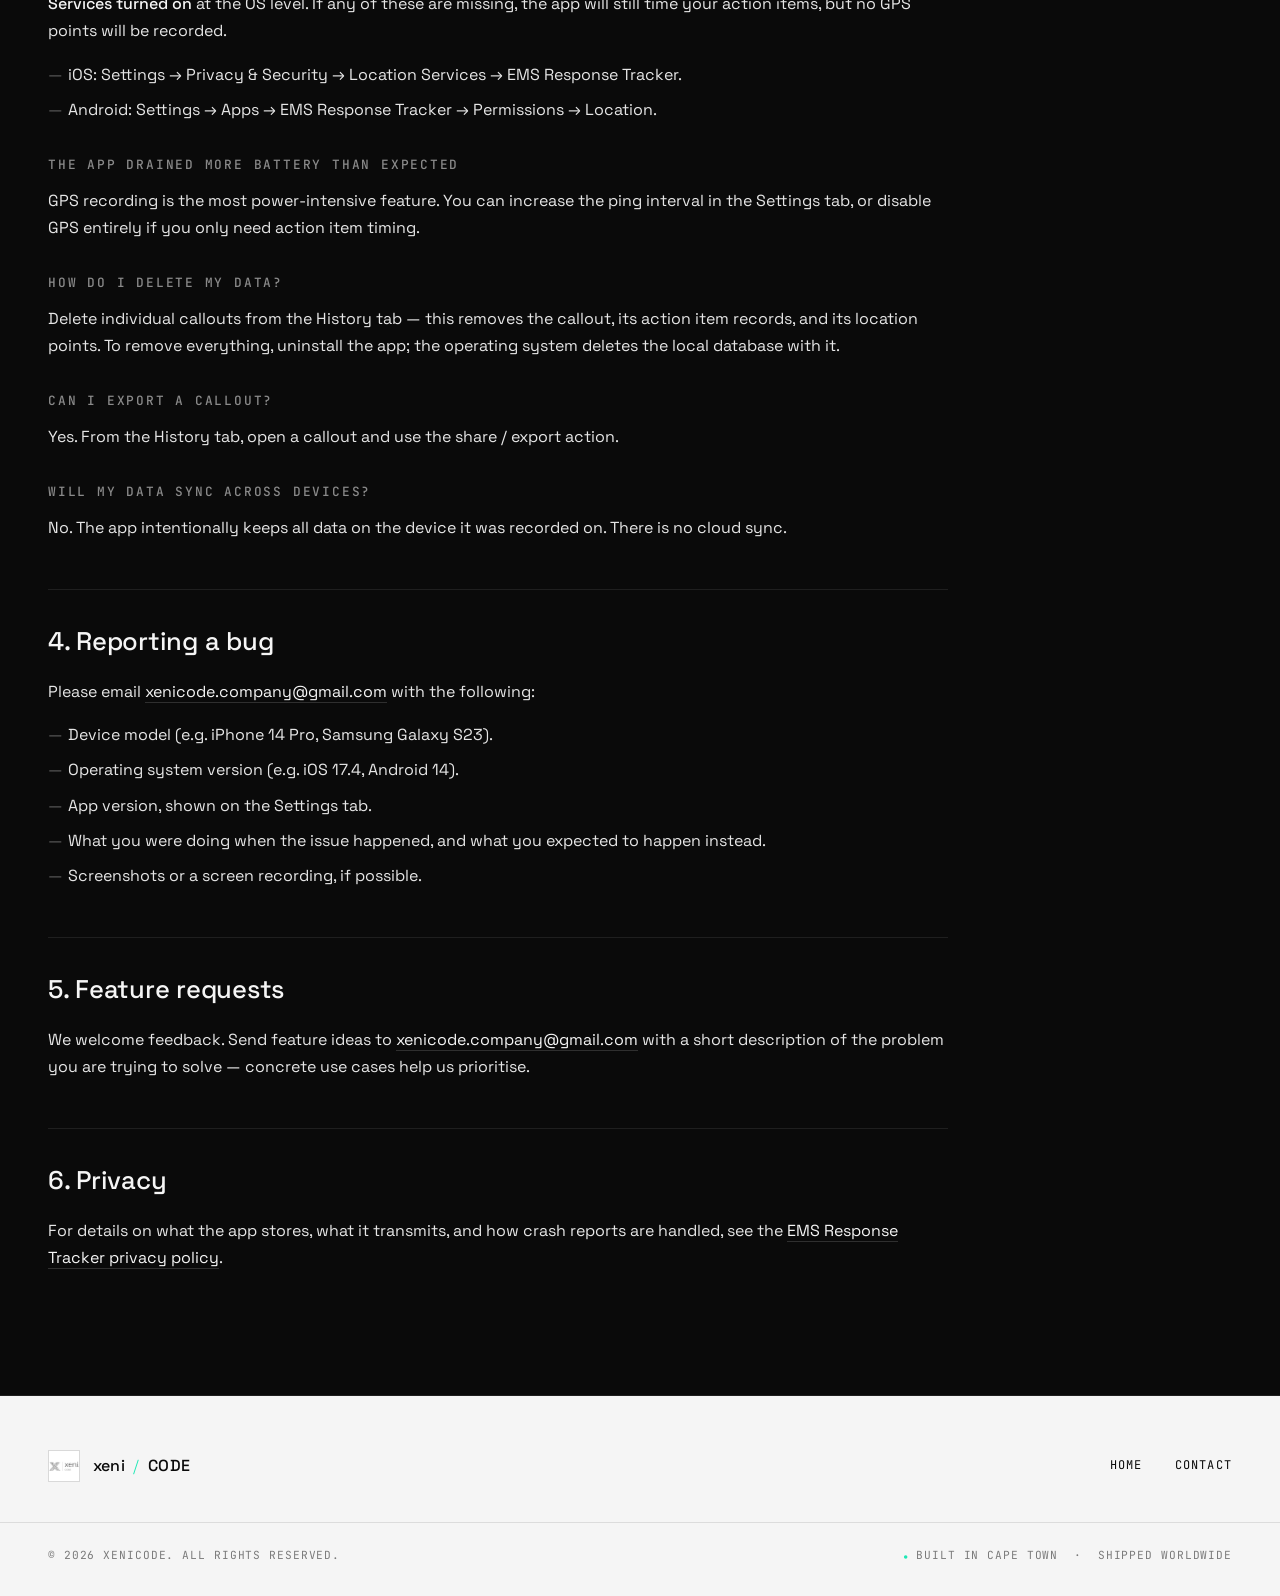
<file: support-ems-tracker.html>
<!doctype html>
<html lang="en">
<head>
  <meta charset="utf-8" />
  <meta name="viewport" content="width=device-width, initial-scale=1" />

  <title>Support — EMS Response Tracker | xeni CODE</title>
  <meta name="description" content="Support page for the EMS Response Tracker mobile application by xeni CODE. How to get help, report bugs, and request features." />
  <meta name="robots" content="index, follow" />
  <meta name="theme-color" content="#0a0a0a" />

  <link rel="canonical" href="https://xenicode.app/support-ems-tracker.html" />
  <link rel="icon" href="assets/logo-dark.png" />
  <link rel="apple-touch-icon" href="assets/logo-dark.png" />

  <link rel="preconnect" href="https://fonts.googleapis.com" />
  <link rel="preconnect" href="https://fonts.gstatic.com" crossorigin />
  <link href="https://fonts.googleapis.com/css2?family=Space+Grotesk:wght@300;400;500;600;700&family=JetBrains+Mono:wght@300;400;500&display=swap" rel="stylesheet" />

  <link rel="stylesheet" href="styles.css" />

  <style>
    /* Local typographic adjustments for the support doc.
       Reuses tokens from styles.css — no new colors. */
    .doc { max-width: 900px; }
    .doc h2 {
      font-family: var(--font-sans);
      font-weight: 500;
      font-size: clamp(1.25rem, 2.2vw, 1.6rem);
      letter-spacing: -0.01em;
      margin: 3rem 0 1rem;
      padding-top: 2rem;
      border-top: var(--hairline) solid var(--rule);
    }
    .doc h2:first-of-type { border-top: 0; padding-top: 0; margin-top: 0; }
    .doc h3 {
      font-family: var(--font-mono);
      font-weight: 500;
      font-size: .8rem;
      text-transform: uppercase;
      letter-spacing: .14em;
      color: var(--muted);
      margin: 2rem 0 .75rem;
    }
    .doc p, .doc li {
      font-size: 1rem;
      line-height: 1.7;
      color: var(--ink-2);
    }
    .doc p { margin: 0 0 1rem; }
    .doc ul { list-style: none; padding: 0; margin: 0 0 1.25rem; }
    .doc ul li {
      position: relative;
      padding-left: 1.25rem;
      margin-bottom: .5rem;
    }
    .doc ul li::before {
      content: "—";
      position: absolute;
      left: 0;
      color: var(--muted-2);
    }
    .doc strong { color: var(--ink); font-weight: 500; }
    .doc a {
      color: var(--ink);
      border-bottom: var(--hairline) solid var(--rule-strong);
      transition: border-color .25s var(--ease);
    }
    .doc a:hover { border-color: var(--accent); }
    .doc code {
      font-family: var(--font-mono);
      font-size: .85em;
      padding: .1rem .35rem;
      border: var(--hairline) solid var(--rule);
      color: var(--ink);
    }
    .doc__meta {
      display: flex;
      flex-wrap: wrap;
      gap: 1.5rem;
      margin-bottom: 3rem;
      padding-bottom: 1.5rem;
      border-bottom: var(--hairline) solid var(--rule);
      font-family: var(--font-mono);
      font-size: .75rem;
      text-transform: uppercase;
      letter-spacing: .12em;
      color: var(--muted);
    }
    .doc__meta span strong { color: var(--ink); font-weight: 500; }
    .contact-card {
      margin: 1.5rem 0 2rem;
      padding: 1.5rem;
      border: var(--hairline) solid var(--rule);
      display: grid;
      gap: .75rem;
    }
    .contact-card__row {
      display: flex;
      flex-wrap: wrap;
      gap: .75rem;
      align-items: baseline;
    }
    .contact-card__label {
      font-family: var(--font-mono);
      font-size: .7rem;
      text-transform: uppercase;
      letter-spacing: .14em;
      color: var(--muted);
      min-width: 110px;
    }
  </style>
</head>
<body>

  <a class="skip" href="#main">Skip to content</a>

  <!-- =================== NAV =================== -->
  <header class="nav" id="nav">
    <div class="nav__inner">
      <a href="index.html#top" class="nav__brand" aria-label="xeni CODE — home">
        <img src="assets/logo-dark.png" alt="" class="nav__logo" width="32" height="32" />
        <span class="nav__wordmark">
          <span class="nav__wordmark-a">xeni</span>
          <span class="nav__wordmark-sep">/</span>
          <span class="nav__wordmark-b">CODE</span>
        </span>
      </a>

      <nav class="nav__links" aria-label="Primary">
        <a href="index.html#services"><span class="nav__num">01</span> Services</a>
        <a href="index.html#work"><span class="nav__num">02</span> Work</a>
        <a href="index.html#about"><span class="nav__num">03</span> About</a>
        <a href="index.html#faq"><span class="nav__num">04</span> FAQ</a>
        <a href="index.html#contact" class="nav__cta"><span class="nav__num">05</span> Contact</a>
      </nav>
    </div>
  </header>

  <main id="main">

    <section class="section" id="top">
      <header class="section__head">
        <div class="section__label">
          <span class="section__num">/</span>
          <span>Support</span>
        </div>
        <h1 class="section__title">Support <br /><span class="accent">EMS Response Tracker</span></h1>
        <p class="section__intro">
          Help, troubleshooting, and contact information for the EMS
          Response Tracker mobile application by xeni CODE
          (<code>com.xenicode.ems2</code>) on Android and iOS.
        </p>
      </header>

      <div class="doc">

        <div class="doc__meta">
          <span><strong>Last updated:</strong> 29 April 2026</span>
          <span><strong>Publisher:</strong> xeni CODE</span>
          <span><strong>Response time:</strong> within 2 business days</span>
        </div>

        <h2>1. Contact</h2>
        <p>
          The fastest way to reach us is by email. Please include your
          device model, operating system version, and app version (visible
          on the Settings tab) so we can reproduce the issue.
        </p>

        <div class="contact-card">
          <div class="contact-card__row">
            <span class="contact-card__label">Email</span>
            <a href="mailto:xenicode.company@gmail.com">xenicode.company@gmail.com</a>
          </div>
          <div class="contact-card__row">
            <span class="contact-card__label">Privacy policy</span>
            <a href="privacy-ems-tracker.html">privacy-ems-tracker.html</a>
          </div>
          <div class="contact-card__row">
            <span class="contact-card__label">Publisher</span>
            <span>xeni CODE &middot; Cape Town, South Africa</span>
          </div>
        </div>

        <h2>2. About the app</h2>
        <p>
          EMS Response Tracker is a tool for emergency response personnel
          to time their action items and record GPS tracks during a
          callout. The app stores your data locally on your device. It has
          no user accounts, no backend server, and no subscription.
        </p>
        <ul>
          <li><strong>Home</strong> — start a callout, switch between action items, end a callout.</li>
          <li><strong>Map</strong> — view the live or historical GPS track for a callout.</li>
          <li><strong>History</strong> — review, share, or delete past callouts.</li>
          <li><strong>Settings</strong> — configure GPS, action item templates, and theme colour.</li>
        </ul>

        <h2>3. Frequently asked questions</h2>

        <h3>The map is blank or stuck loading</h3>
        <p>
          The map uses tiles served by OpenStreetMap and requires an
          internet connection the first time you view a region. Check that
          your device has connectivity, then re-open the Map tab.
        </p>

        <h3>GPS track is empty after a callout</h3>
        <p>
          GPS recording requires three things: <strong>GPS enabled in
          Settings</strong>, the system <strong>Location permission
          granted</strong>, and <strong>Location Services turned on</strong>
          at the OS level. If any of these are missing, the app will still
          time your action items, but no GPS points will be recorded.
        </p>
        <ul>
          <li>iOS: Settings &rarr; Privacy &amp; Security &rarr; Location Services &rarr; EMS Response Tracker.</li>
          <li>Android: Settings &rarr; Apps &rarr; EMS Response Tracker &rarr; Permissions &rarr; Location.</li>
        </ul>

        <h3>The app drained more battery than expected</h3>
        <p>
          GPS recording is the most power-intensive feature. You can
          increase the ping interval in the Settings tab, or disable GPS
          entirely if you only need action item timing.
        </p>

        <h3>How do I delete my data?</h3>
        <p>
          Delete individual callouts from the History tab — this removes
          the callout, its action item records, and its location points.
          To remove everything, uninstall the app; the operating system
          deletes the local database with it.
        </p>

        <h3>Can I export a callout?</h3>
        <p>
          Yes. From the History tab, open a callout and use the share /
          export action.
        </p>

        <h3>Will my data sync across devices?</h3>
        <p>
          No. The app intentionally keeps all data on the device it was
          recorded on. There is no cloud sync.
        </p>

        <h2>4. Reporting a bug</h2>
        <p>
          Please email <a href="mailto:xenicode.company@gmail.com">xenicode.company@gmail.com</a>
          with the following:
        </p>
        <ul>
          <li>Device model (e.g. iPhone 14 Pro, Samsung Galaxy S23).</li>
          <li>Operating system version (e.g. iOS 17.4, Android 14).</li>
          <li>App version, shown on the Settings tab.</li>
          <li>What you were doing when the issue happened, and what you expected to happen instead.</li>
          <li>Screenshots or a screen recording, if possible.</li>
        </ul>

        <h2>5. Feature requests</h2>
        <p>
          We welcome feedback. Send feature ideas to
          <a href="mailto:xenicode.company@gmail.com">xenicode.company@gmail.com</a>
          with a short description of the problem you are trying to solve
          — concrete use cases help us prioritise.
        </p>

        <h2>6. Privacy</h2>
        <p>
          For details on what the app stores, what it transmits, and how
          crash reports are handled, see the
          <a href="privacy-ems-tracker.html">EMS Response Tracker privacy policy</a>.
        </p>

      </div>
    </section>

  </main>

  <!-- =================== FOOTER =================== -->
  <footer class="footer">
    <div class="footer__top">
      <a href="index.html#top" class="footer__brand" aria-label="xeni CODE home">
        <img src="assets/logo-light.png" alt="" class="footer__logo" width="32" height="32" />
        <span class="footer__wordmark">xeni <em>/</em> CODE</span>
      </a>
      <nav class="footer__links" aria-label="Site">
        <a href="index.html#top">Home</a>
        <a href="index.html#contact">Contact</a>
      </nav>
    </div>

    <div class="footer__bottom">
      <span>&copy; <span id="year">2026</span> XENICODE. All rights reserved.</span>
      <span class="footer__mono">BUILT IN CAPE TOWN &nbsp;&middot;&nbsp; SHIPPED WORLDWIDE</span>
    </div>
  </footer>

  <script>
    document.getElementById("year").textContent = new Date().getFullYear();
  </script>
</body>
</html>
</file>
<file: styles.css>
/* =========================================================
   xeni CODE — Variation 1 (Inverted): Wireframe / Geometric Mesh
   Dark monochrome. Hairlines. Generous whitespace.
   ========================================================= */

:root {
  /* Inverted palette — ink reads as the foreground, paper as the surface */
  --ink: #f5f5f5;
  --ink-2: #e6e6e6;
  --paper: #0a0a0a;
  --paper-2: #111111;
  --rule: #1f1f1f;
  --rule-strong: #2f2f2f;
  --muted: #8a8a8a;
  --muted-2: #5a5a5a;

  /* The one accent — a crisp electric mint used VERY sparingly */
  --accent: #1de8b5;

  --hairline: 1px;
  --radius: 0;

  --font-sans: "Space Grotesk", -apple-system, BlinkMacSystemFont, "Helvetica Neue", Arial, sans-serif;
  --font-mono: "JetBrains Mono", ui-monospace, "SF Mono", Menlo, Consolas, monospace;

  --ease: cubic-bezier(.2,.7,.2,1);
  --ease-out: cubic-bezier(.16,1,.3,1);

  --gutter: clamp(1.25rem, 4vw, 3rem);
  --max: 1440px;
}

* { box-sizing: border-box; }
*::selection { background: var(--ink); color: var(--paper); }

html, body {
  margin: 0;
  padding: 0;
  background: var(--paper);
  color: var(--ink);
  font-family: var(--font-sans);
  font-size: 16px;
  line-height: 1.55;
  -webkit-font-smoothing: antialiased;
  text-rendering: optimizeLegibility;
  scroll-behavior: smooth;
}

img, svg { display: block; max-width: 100%; }
button { font: inherit; color: inherit; background: none; border: 0; cursor: pointer; }
a { color: inherit; text-decoration: none; }
ul, ol { margin: 0; padding: 0; list-style: none; }
dl, dd { margin: 0; }

/* Skip link */
.skip {
  position: fixed;
  top: -100px;
  left: 1rem;
  z-index: 1000;
  padding: .75rem 1rem;
  background: var(--ink);
  color: var(--paper);
  font-family: var(--font-mono);
  font-size: .75rem;
  text-transform: uppercase;
  letter-spacing: .1em;
  border: 1px solid var(--ink);
}
.skip:focus { top: 1rem; }

/* =============== NAV =============== */
.nav {
  position: sticky;
  top: 0;
  z-index: 50;
  background: rgba(10,10,10,.85);
  backdrop-filter: saturate(140%) blur(10px);
  -webkit-backdrop-filter: saturate(140%) blur(10px);
  border-bottom: var(--hairline) solid var(--rule);
}
.nav__inner {
  max-width: var(--max);
  margin: 0 auto;
  padding: 1rem var(--gutter);
  display: flex;
  align-items: center;
  justify-content: space-between;
  gap: 2rem;
}
.nav__brand {
  display: inline-flex;
  align-items: center;
  gap: .7rem;
}
.nav__logo {
  width: 32px;
  height: 32px;
  object-fit: contain;
  border: var(--hairline) solid var(--rule);
}
.nav__wordmark {
  font-family: var(--font-sans);
  font-weight: 500;
  letter-spacing: .02em;
  font-size: .95rem;
  display: inline-flex;
  gap: .3rem;
  align-items: baseline;
}
.nav__wordmark-sep {
  color: var(--accent);
  font-weight: 300;
  transform: translateY(-1px);
}
.nav__wordmark-b {
  font-family: var(--font-mono);
  font-weight: 500;
  font-size: .82rem;
  letter-spacing: .06em;
}
.nav__links {
  display: flex;
  gap: 2.25rem;
  align-items: center;
  font-family: var(--font-mono);
  font-size: .78rem;
  letter-spacing: .04em;
  text-transform: uppercase;
}
.nav__links a {
  position: relative;
  padding: .25rem 0;
  transition: color .25s var(--ease);
}
.nav__num {
  color: var(--accent);
  margin-right: .35rem;
  font-weight: 400;
}
.nav__links a::after {
  content: "";
  position: absolute;
  left: 0; right: 100%;
  bottom: -2px;
  height: 1px;
  background: var(--ink);
  transition: right .4s var(--ease-out);
}
.nav__links a:hover::after,
.nav__links a:focus-visible::after { right: 0; }
.nav__cta {
  padding: .5rem .9rem !important;
  border: var(--hairline) solid var(--ink);
}
.nav__cta::after { display: none; }
.nav__cta:hover { background: var(--ink); color: var(--paper); }

.nav__burger {
  display: none;
  width: 40px; height: 40px;
  border: var(--hairline) solid var(--ink);
  position: relative;
}
.nav__burger span {
  position: absolute;
  left: 9px; right: 9px;
  height: 1px;
  background: var(--ink);
  transition: transform .3s var(--ease), opacity .2s;
}
.nav__burger span:nth-child(1) { top: 13px; }
.nav__burger span:nth-child(2) { top: 19px; }
.nav__burger span:nth-child(3) { top: 25px; }
.nav__burger[aria-expanded="true"] span:nth-child(1) { transform: translateY(6px) rotate(45deg); }
.nav__burger[aria-expanded="true"] span:nth-child(2) { opacity: 0; }
.nav__burger[aria-expanded="true"] span:nth-child(3) { transform: translateY(-6px) rotate(-45deg); }

.nav__mobile {
  display: none;
  padding: 1rem var(--gutter) 2rem;
  border-top: var(--hairline) solid var(--rule);
  background: var(--paper);
  flex-direction: column;
  gap: 1.25rem;
  font-family: var(--font-mono);
  font-size: 1rem;
  text-transform: uppercase;
  letter-spacing: .04em;
}
.nav__mobile[data-open="true"] { display: flex; }
.nav__mobile a { padding: .5rem 0; border-bottom: var(--hairline) solid var(--rule); }
.nav__mobile-meta {
  display: flex;
  flex-direction: column;
  gap: .35rem;
  margin-top: .5rem;
  color: var(--muted);
  font-size: .75rem;
  text-transform: none;
  letter-spacing: .02em;
}

/* =============== BUTTONS =============== */
.btn {
  display: inline-flex;
  align-items: center;
  gap: .8rem;
  padding: 1rem 1.5rem;
  border: var(--hairline) solid var(--ink);
  font-family: var(--font-mono);
  font-size: .78rem;
  text-transform: uppercase;
  letter-spacing: .12em;
  background: transparent;
  color: var(--ink);
  position: relative;
  overflow: hidden;
  transition: color .35s var(--ease);
}
.btn svg { transition: transform .4s var(--ease-out); }
.btn::before {
  content: "";
  position: absolute;
  inset: 0;
  background: var(--ink);
  transform: translateY(101%);
  transition: transform .45s var(--ease-out);
  z-index: 0;
}
.btn > * { position: relative; z-index: 1; }
.btn:hover { color: var(--paper); }
.btn:hover::before { transform: translateY(0); }
.btn:hover svg { transform: translateX(4px); }
.btn--primary { background: var(--ink); color: var(--paper); }
.btn--primary::before { background: var(--paper); }
.btn--primary:hover { color: var(--ink); border-color: var(--ink); }
.btn--ghost { border-color: var(--rule-strong); }
.btn--ghost:hover { border-color: var(--ink); }
.btn--block { width: 100%; justify-content: center; padding: 1.1rem; }
.btn.is-loading {
  pointer-events: none;
  animation: btn-pulse 1.1s ease-in-out infinite;
}
.btn.is-loading svg { display: none; }
@keyframes btn-pulse {
  0%, 100% { opacity: 1; }
  50%      { opacity: .5; }
}

/* =============== HERO =============== */
.hero {
  position: relative;
  min-height: min(100vh, 900px);
  padding: clamp(3rem, 8vh, 6rem) var(--gutter) clamp(3rem, 6vh, 5rem);
  border-bottom: var(--hairline) solid var(--rule);
  overflow: hidden;
  isolation: isolate;
}
.hero__canvas {
  position: absolute;
  inset: 0;
  width: 100%;
  height: 100%;
  z-index: 0;
}
.hero__grid {
  position: absolute;
  inset: 0;
  display: grid;
  grid-template-columns: repeat(10, 1fr);
  z-index: 1;
  pointer-events: none;
}
.hero__grid span {
  border-right: var(--hairline) solid rgba(255,255,255,.04);
  height: 100%;
}
.hero__grid span:last-child { border-right: 0; }

.hero__inner {
  position: relative;
  z-index: 2;
  max-width: var(--max);
  margin: 0 auto;
  padding-top: clamp(2rem, 8vh, 5rem);
}
.hero__meta {
  display: flex;
  justify-content: space-between;
  font-family: var(--font-mono);
  font-size: .72rem;
  letter-spacing: .1em;
  text-transform: uppercase;
  color: var(--muted);
  margin-bottom: clamp(2rem, 5vh, 3rem);
}
.tag {
  display: inline-flex;
  align-items: center;
  gap: .5rem;
}
.tag--right::before {
  content: "●";
  color: var(--accent);
  font-size: .5rem;
  animation: pulse 2.4s infinite var(--ease);
}
@keyframes pulse {
  0%, 100% { opacity: .3; }
  50%      { opacity: 1; }
}

.hero__title {
  font-family: var(--font-sans);
  font-weight: 500;
  font-size: clamp(2.4rem, 8.5vw, 8.5rem);
  line-height: .95;
  letter-spacing: -0.03em;
  margin: 0 0 2rem;
}
.hero__title-line {
  display: block;
  overflow: hidden;
}
.hero__title-line span,
.hero__title-line {
  transform: translateY(0);
}
.hero__title em {
  font-style: italic;
  font-weight: 300;
  font-family: "Space Grotesk", serif;
  padding-right: .08em;
  color: var(--accent);
}

.hero__sub {
  max-width: 46ch;
  font-size: clamp(1rem, 1.3vw, 1.15rem);
  line-height: 1.6;
  color: var(--ink-2);
  margin: 0 0 2.5rem;
}
.hero__sub strong {
  font-weight: 500;
  position: relative;
  white-space: nowrap;
}
.hero__sub strong::after {
  content: "";
  position: absolute;
  left: 0; right: 0;
  bottom: 1px;
  height: 1px;
  background: var(--ink);
}

.hero__ctas {
  display: flex;
  gap: 1rem;
  flex-wrap: wrap;
  margin-bottom: clamp(3rem, 8vh, 5rem);
}

.hero__stack {
  display: flex;
  gap: clamp(1rem, 3vw, 2.5rem);
  flex-wrap: wrap;
  font-family: var(--font-mono);
  font-size: .72rem;
  letter-spacing: .14em;
  color: var(--muted);
  padding-top: 1.25rem;
  border-top: var(--hairline) solid var(--rule);
  max-width: 700px;
}
.hero__stack span {
  position: relative;
  padding-left: 1rem;
}
.hero__stack span::before {
  content: "";
  position: absolute;
  left: 0; top: 50%;
  width: 6px; height: 1px;
  background: var(--accent);
}

.hero__scroll {
  position: absolute;
  right: var(--gutter);
  bottom: 2rem;
  display: flex;
  flex-direction: column;
  align-items: center;
  gap: .5rem;
  font-family: var(--font-mono);
  font-size: .65rem;
  letter-spacing: .2em;
  color: var(--muted);
  z-index: 2;
}
.hero__scroll-line {
  width: 1px;
  height: 60px;
  background: linear-gradient(to bottom, var(--muted), transparent);
  position: relative;
  overflow: hidden;
}
.hero__scroll-line::after {
  content: "";
  position: absolute;
  top: -30px;
  left: 0;
  width: 1px;
  height: 30px;
  background: var(--accent);
  animation: drip 2.4s infinite var(--ease);
}
@keyframes drip {
  0%   { top: -30px; }
  100% { top: 60px; }
}

/* =============== SECTION SCAFFOLD =============== */
.section {
  padding: clamp(4rem, 12vh, 9rem) var(--gutter);
  max-width: var(--max);
  margin: 0 auto;
  border-bottom: var(--hairline) solid var(--rule);
}
.section__head { max-width: 900px; margin-bottom: clamp(3rem, 6vh, 5rem); }
.section__label {
  display: inline-flex;
  gap: .75rem;
  align-items: center;
  font-family: var(--font-mono);
  font-size: .72rem;
  text-transform: uppercase;
  letter-spacing: .14em;
  color: var(--muted);
  margin-bottom: 1.5rem;
  padding: .35rem .6rem;
  border: var(--hairline) solid var(--rule-strong);
}
.section__num { color: var(--accent); }
.accent { color: var(--accent); }
.section__title {
  font-family: var(--font-sans);
  font-weight: 400;
  font-size: clamp(1.9rem, 5vw, 4.25rem);
  line-height: 1.02;
  letter-spacing: -0.025em;
  margin: 0 0 1.5rem;
}
.section__intro {
  max-width: 56ch;
  font-size: clamp(1rem, 1.2vw, 1.1rem);
  color: var(--ink-2);
  margin: 0;
}

/* =============== SERVICES =============== */
.services__grid {
  display: grid;
  grid-template-columns: repeat(auto-fit, minmax(260px, 1fr));
  gap: 0;
  border: var(--hairline) solid var(--rule);
  border-right: 0;
  border-bottom: 0;
}
.card {
  padding: clamp(1.75rem, 3vw, 2.5rem);
  border-right: var(--hairline) solid var(--rule);
  border-bottom: var(--hairline) solid var(--rule);
  background: var(--paper);
  position: relative;
  transition: background .45s var(--ease);
  overflow: hidden;
  display: flex;
  flex-direction: column;
  gap: 1rem;
  min-height: 340px;
}
.card::before {
  content: "";
  position: absolute;
  inset: 0;
  background: var(--ink);
  transform: translateY(101%);
  transition: transform .55s var(--ease-out);
  z-index: 0;
}
.card > * { position: relative; z-index: 1; }
.card:hover { color: var(--paper); }
.card:hover::before { transform: translateY(0); }
.card:hover .card__icon { color: var(--paper); }
.card:hover .card__num { color: var(--muted-2); }
.card:hover .card__list li { border-color: rgba(0,0,0,.15); }

.card__head {
  display: flex;
  justify-content: space-between;
  align-items: flex-start;
  margin-bottom: 1.5rem;
}
.card__icon {
  width: 48px;
  height: 48px;
  color: var(--ink);
  transition: color .4s var(--ease), transform .5s var(--ease-out);
}
.card:hover .card__icon { transform: rotate(-8deg); }
.card__num {
  font-family: var(--font-mono);
  font-size: .7rem;
  color: var(--accent);
  letter-spacing: .1em;
}
.card__title {
  font-size: clamp(1.5rem, 2.5vw, 2rem);
  font-weight: 500;
  letter-spacing: -0.02em;
  margin: 0;
}
.card__tag {
  font-size: .9rem;
  color: var(--muted);
  margin: 0;
  line-height: 1.55;
}
.card:hover .card__tag { color: rgba(0,0,0,.7); }
.card__list {
  margin-top: auto;
  padding-top: 1rem;
  font-family: var(--font-mono);
  font-size: .72rem;
  text-transform: uppercase;
  letter-spacing: .04em;
  display: flex;
  flex-direction: column;
}
.card__list li {
  padding: .6rem 0;
  border-top: var(--hairline) solid var(--rule);
  display: flex;
  gap: .6rem;
  align-items: center;
}
.card__list li::before {
  content: "+";
  color: var(--accent);
  font-family: var(--font-mono);
}

/* =============== PROCESS =============== */
.process__wrap {
  position: relative;
}
.process__diagram {
  width: 100%;
  height: auto;
  color: var(--ink);
  margin-bottom: -2rem;
  opacity: .65;
}
.process__steps {
  display: grid;
  grid-template-columns: repeat(4, 1fr);
  gap: 0;
  border: var(--hairline) solid var(--rule);
  position: relative;
  background: var(--paper);
}
.process__step {
  padding: clamp(1.5rem, 2.5vw, 2.25rem);
  border-right: var(--hairline) solid var(--rule);
  position: relative;
  transition: background .35s var(--ease);
}
.process__step:last-child { border-right: 0; }
.process__step:hover { background: var(--paper-2); }
.process__num {
  font-family: var(--font-mono);
  font-size: .72rem;
  color: var(--accent);
  letter-spacing: .1em;
  margin-bottom: 1rem;
}
.process__step h3 {
  font-size: clamp(1.25rem, 1.8vw, 1.6rem);
  font-weight: 500;
  letter-spacing: -0.02em;
  margin: 0 0 .75rem;
}
.process__step p {
  font-size: .88rem;
  color: var(--muted);
  margin: 0 0 1.5rem;
  line-height: 1.55;
}
.process__meta {
  font-family: var(--font-mono);
  font-size: .68rem;
  letter-spacing: .1em;
  text-transform: uppercase;
  color: var(--ink);
  padding: .3rem .55rem;
  border: var(--hairline) solid var(--rule-strong);
  display: inline-block;
}

/* =============== ABOUT =============== */
.about__grid {
  display: grid;
  grid-template-columns: 1fr 1fr;
  gap: clamp(2rem, 6vw, 6rem);
  align-items: start;
}
.about__grid .section__head { margin: 0; }
.about__copy {
  font-size: clamp(1rem, 1.2vw, 1.15rem);
  line-height: 1.7;
  color: var(--ink-2);
  display: flex;
  flex-direction: column;
  gap: 1.25rem;
}
.stats {
  grid-column: 1 / -1;
  display: grid;
  grid-template-columns: repeat(3, 1fr);
  gap: 0;
  border-top: var(--hairline) solid var(--rule);
  margin-top: 3rem;
  padding-top: 3rem;
}
.stat {
  padding: 0 2rem 0 0;
  border-right: var(--hairline) solid var(--rule);
}
.stat:last-child { border-right: 0; padding-right: 0; }
.stat dt {
  font-family: var(--font-mono);
  font-size: .72rem;
  text-transform: uppercase;
  letter-spacing: .12em;
  color: var(--muted);
  margin-bottom: 1rem;
}
.stat dd {
  font-size: clamp(3rem, 7vw, 6rem);
  font-weight: 300;
  line-height: 1;
  letter-spacing: -0.04em;
  display: flex;
  align-items: flex-start;
  color: var(--accent);
}
.stat__plus {
  font-size: .5em;
  color: var(--accent);
  margin-left: .1em;
  transform: translateY(.3em);
}

/* =============== FAQ =============== */
.faq__list {
  max-width: 900px;
  border-top: var(--hairline) solid var(--rule);
}
.faq__item {
  border-bottom: var(--hairline) solid var(--rule);
}
.faq__item > summary {
  list-style: none;
  cursor: pointer;
  display: grid;
  grid-template-columns: auto 1fr auto;
  align-items: center;
  gap: 1.25rem;
  padding: 1.4rem 0;
  color: var(--ink);
  font-size: clamp(1rem, 1.15vw, 1.15rem);
  transition: color .2s var(--ease);
}
.faq__item > summary::-webkit-details-marker { display: none; }
.faq__item > summary:hover { color: var(--accent); }
.faq__q-num {
  font-family: var(--font-mono);
  font-size: .7rem;
  letter-spacing: .1em;
  color: var(--accent);
  min-width: 2ch;
}
.faq__q-text { font-weight: 400; }
.faq__q-toggle {
  font-family: var(--font-mono);
  font-size: 1.1rem;
  color: var(--muted);
  transition: transform .25s var(--ease);
  line-height: 1;
}
.faq__item[open] .faq__q-toggle { transform: rotate(45deg); color: var(--accent); }
.faq__a {
  padding: 0 0 1.6rem calc(2ch + 1.25rem);
  color: var(--ink-2);
  font-size: .98rem;
  line-height: 1.7;
  max-width: 70ch;
}
.faq__a a { color: var(--accent); border-bottom: 1px solid var(--rule-strong); }
.faq__a a:hover { border-bottom-color: var(--accent); }
@media (max-width: 640px) {
  .faq__a { padding-left: 0; }
}

/* =============== CONTACT =============== */
.contact__grid {
  display: grid;
  grid-template-columns: 1fr 1.2fr;
  gap: clamp(2rem, 5vw, 5rem);
  align-items: start;
}
.contact__grid .section__head { margin: 0; }
.contact__meta {
  margin-top: 2.5rem;
  padding-top: 2rem;
  border-top: var(--hairline) solid var(--rule);
  display: flex;
  flex-direction: column;
  gap: .5rem;
  font-family: var(--font-mono);
  font-size: .78rem;
  color: var(--muted);
  letter-spacing: .04em;
}
.contact__mail {
  font-size: clamp(1.1rem, 1.6vw, 1.5rem);
  color: var(--ink);
  font-family: var(--font-sans);
  font-weight: 500;
  letter-spacing: -0.01em;
  position: relative;
  display: inline-block;
  padding-bottom: .15rem;
  width: fit-content;
}
.contact__mail::after {
  content: "";
  position: absolute;
  left: 0; right: 0;
  bottom: 0;
  height: 1px;
  background: var(--ink);
  transform: scaleX(1);
  transform-origin: right;
  transition: transform .5s var(--ease-out);
}
.contact__mail:hover::after {
  transform: scaleX(0);
  transform-origin: left;
}

/* =============== FORM =============== */
.form {
  display: flex;
  flex-direction: column;
  gap: 1.5rem;
  padding: clamp(1.75rem, 3vw, 2.5rem);
  border: var(--hairline) solid var(--rule);
  background: var(--paper-2);
}
.form__row {
  display: grid;
  grid-template-columns: 1fr 1fr;
  gap: 1.5rem;
}
.field {
  display: flex;
  flex-direction: column;
  gap: .6rem;
}
.field__label {
  font-family: var(--font-mono);
  font-size: .7rem;
  text-transform: uppercase;
  letter-spacing: .12em;
  color: var(--muted);
  display: flex;
  gap: .5rem;
}
.field__num { color: var(--accent); }
.field input,
.field textarea,
.select select {
  font-family: var(--font-sans);
  font-size: 1rem;
  color: var(--ink);
  background: transparent;
  border: 0;
  border-bottom: var(--hairline) solid var(--rule-strong);
  padding: .65rem 0;
  width: 100%;
  transition: border-color .3s var(--ease);
}
.field input::placeholder,
.field textarea::placeholder { color: var(--muted-2); }
.field input:focus,
.field textarea:focus,
.select select:focus {
  outline: none;
  border-bottom-color: var(--ink);
}
.field textarea {
  resize: vertical;
  min-height: 120px;
  font-family: var(--font-sans);
}
.select {
  position: relative;
}
.select select {
  appearance: none;
  -webkit-appearance: none;
  padding-right: 2rem;
  cursor: pointer;
}
.select svg {
  position: absolute;
  right: 0;
  top: 50%;
  width: 12px;
  height: 8px;
  pointer-events: none;
  transform: translateY(-50%);
  color: var(--accent);
}
.form__success {
  margin: 0;
  padding: 1rem;
  border: var(--hairline) solid var(--ink);
  background: var(--paper);
  font-family: var(--font-mono);
  font-size: .78rem;
  text-transform: uppercase;
  letter-spacing: .06em;
  display: flex;
  align-items: center;
  gap: .9rem;
  animation: slidein .5s var(--ease-out);
}
.form__success[hidden] { display: none; }
.form__error { border-color: var(--rule-strong); color: var(--muted); }
.form__error-mark { border-color: var(--muted); color: var(--muted); }
.form__success-tick {
  width: 24px; height: 24px;
  display: grid;
  place-items: center;
  border: var(--hairline) solid var(--accent);
  color: var(--accent);
}
.form__success-tick svg { width: 14px; height: 14px; }
@keyframes slidein {
  from { opacity: 0; transform: translateY(8px); }
  to   { opacity: 1; transform: translateY(0); }
}

/* =============== FOOTER =============== */
.footer {
  background: var(--ink);
  color: var(--paper);
}
.footer__top {
  max-width: var(--max);
  margin: 0 auto;
  padding: clamp(3rem, 6vh, 5rem) var(--gutter) 2.5rem;
  display: flex;
  justify-content: space-between;
  align-items: center;
  gap: 2rem;
  flex-wrap: wrap;
  border-bottom: var(--hairline) solid rgba(0,0,0,.1);
}
.footer__brand {
  display: inline-flex;
  align-items: center;
  gap: .8rem;
}
.footer__logo {
  width: 32px;
  height: 32px;
  object-fit: contain;
  border: var(--hairline) solid rgba(0,0,0,.15);
  background: #fff;
}
.footer__wordmark {
  font-weight: 500;
  letter-spacing: .02em;
}
.footer__wordmark em {
  color: var(--accent);
  font-style: normal;
  font-weight: 300;
  padding: 0 .25rem;
}
.footer__links {
  display: flex;
  gap: 2rem;
  font-family: var(--font-mono);
  font-size: .75rem;
  text-transform: uppercase;
  letter-spacing: .1em;
}
.footer__links a {
  position: relative;
  padding-bottom: 2px;
  transition: color .2s;
}
.footer__links a::after {
  content: "";
  position: absolute;
  left: 0; right: 0;
  bottom: 0;
  height: 1px;
  background: var(--paper);
  transform: scaleX(0);
  transform-origin: right;
  transition: transform .4s var(--ease-out);
}
.footer__links a:hover::after {
  transform: scaleX(1);
  transform-origin: left;
}
.footer__bottom {
  max-width: var(--max);
  margin: 0 auto;
  padding: 1.5rem var(--gutter) 2rem;
  display: flex;
  justify-content: space-between;
  gap: 1rem;
  flex-wrap: wrap;
  font-family: var(--font-mono);
  font-size: .7rem;
  letter-spacing: .08em;
  color: rgba(0,0,0,.5);
  text-transform: uppercase;
}
.footer__mono::before {
  content: "●";
  color: var(--accent);
  margin-right: .5rem;
  font-size: .5em;
}

/* =============== REVEAL ANIMATIONS =============== */
.reveal {
  opacity: 0;
  transform: translateY(24px);
  transition: opacity .9s var(--ease-out), transform .9s var(--ease-out);
  transition-delay: var(--d, 0ms);
}
.reveal.is-visible {
  opacity: 1;
  transform: translateY(0);
}

/* Focus states */
a:focus-visible,
button:focus-visible,
input:focus-visible,
select:focus-visible,
textarea:focus-visible {
  outline: 2px solid var(--accent);
  outline-offset: 3px;
}

/* =============== RESPONSIVE =============== */
@media (max-width: 960px) {
  .nav__links { display: none; }
  .nav__burger { display: block; }

  .hero__scroll { display: none; }
  .hero__title { font-size: clamp(2.2rem, 10vw, 5rem); }

  .process__steps { grid-template-columns: repeat(2, 1fr); }
  .process__step:nth-child(2) { border-right: 0; }
  .process__step:nth-child(1),
  .process__step:nth-child(2) { border-bottom: var(--hairline) solid var(--rule); }
  .process__diagram { display: none; }

  .about__grid { grid-template-columns: 1fr; }
  .contact__grid { grid-template-columns: 1fr; }

  .stats { grid-template-columns: 1fr; gap: 1.5rem; }
  .stat { border-right: 0; border-bottom: var(--hairline) solid var(--rule); padding: 0 0 1.5rem; }
  .stat:last-child { border-bottom: 0; }
  .stat dd { font-size: clamp(3rem, 14vw, 5rem); }

  .footer__top { flex-direction: column; align-items: flex-start; }
  .footer__bottom { flex-direction: column; }
}

@media (max-width: 640px) {
  .hero__meta { flex-direction: column; gap: .5rem; }
  .hero__ctas { flex-direction: column; align-items: stretch; }
  .btn { justify-content: center; }

  .services__grid { grid-template-columns: 1fr; }
  .form__row { grid-template-columns: 1fr; }
}

@media (prefers-reduced-motion: reduce) {
  *, *::before, *::after {
    animation-duration: .001ms !important;
    animation-iteration-count: 1 !important;
    transition-duration: .001ms !important;
    scroll-behavior: auto !important;
  }
  .reveal { opacity: 1; transform: none; }
  .hero__scroll-line::after { display: none; }
  .tag--right::before { animation: none; }
}
</file>
